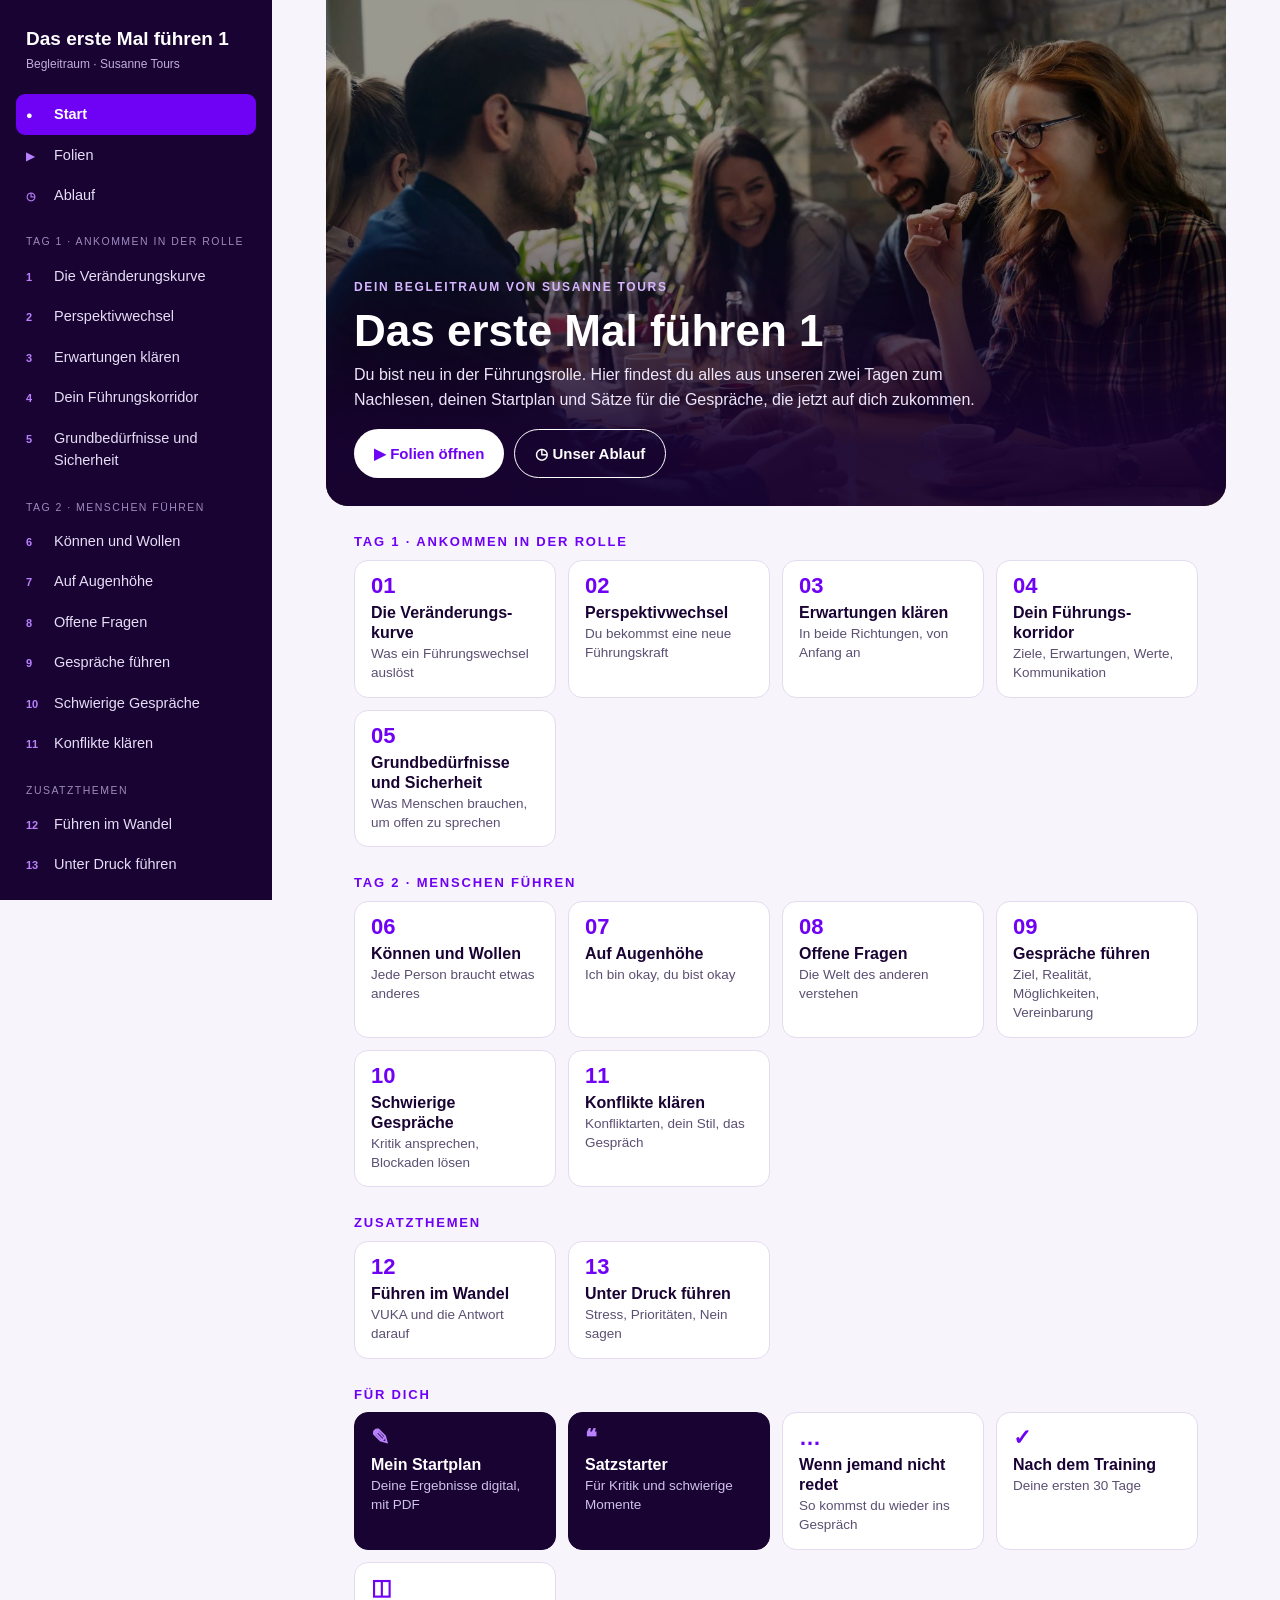
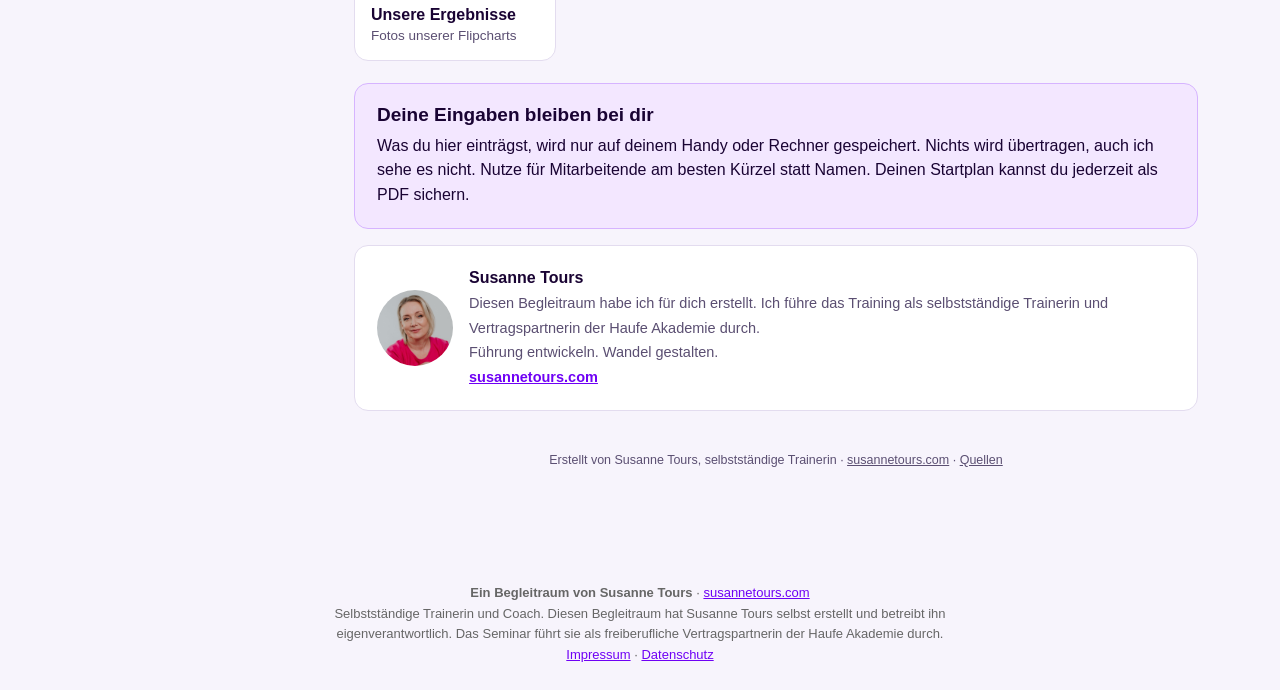
<file: index.html>
<!doctype html>
<html lang="de">
<head>
<meta charset="utf-8">
<meta name="viewport" content="width=device-width, initial-scale=1, viewport-fit=cover">
<meta name="theme-color" content="#190333">
<title>Begleitraum · Das erste Mal führen 1</title>
<style>
:root{
  --violet:#6F01F5;--violet-2:#9746FA;--violet-3:#BA81FF;--violet-4:#D6B4FF;--lav:#F3E7FF;
  --dark:#190333;--dark-2:#2A0F55;
  --paper:#FFFFFF;--bg:#F7F4FC;--ink:#190333;--ink-soft:#5B4F72;--line:#E3DCEF;
  --ok:#14A51A;--warn:#CB0101;--amber:#c48a00;
  --sans:Arial,"Helvetica Neue",Helvetica,sans-serif;
  --r:14px;
}
*{box-sizing:border-box}
html,body{margin:0}
body{font-family:var(--sans);color:var(--ink);background:var(--bg);line-height:1.55;-webkit-font-smoothing:antialiased;-webkit-text-size-adjust:100%}
h1,h2,h3{color:var(--dark);line-height:1.2;margin:0 0 .5em;font-weight:700}
h1{font-size:clamp(28px,5vw,44px)}
h2{font-size:clamp(23px,3.4vw,30px)}
h3{font-size:19px}
p{margin:0 0 1em}
a{color:var(--violet)}
button{font-family:inherit}
img{max-width:100%}
.btn{display:inline-flex;align-items:center;gap:8px;border:0;border-radius:999px;padding:12px 20px;font-weight:700;font-size:15px;cursor:pointer;text-decoration:none;background:var(--violet);color:#fff;min-height:44px}
.btn.light{background:#fff;color:var(--violet)}
.btn.ghost{background:transparent;color:var(--violet);border:1.5px solid var(--violet)}
.btn.ghostw{background:transparent;color:#fff;border:1.5px solid #fff}
.btn.small{padding:8px 14px;font-size:14px;min-height:38px}
.btn:focus-visible,a:focus-visible,button:focus-visible,input:focus-visible,textarea:focus-visible{outline:3px solid var(--violet-3);outline-offset:2px}
.eyebrow{font-size:12px;letter-spacing:.14em;text-transform:uppercase;font-weight:700;color:var(--violet)}
.hero .eyebrow{color:var(--violet-4)}

/* Layout */
.layout{display:grid;grid-template-columns:272px 1fr;min-height:100vh}
nav.side{background:var(--dark);color:#fff;padding:24px 16px 30px;position:sticky;top:0;height:100vh;overflow:auto}
.brand{font-size:19px;font-weight:700;margin:0 10px 2px}
.brand-sub{font-size:12px;color:#BFAEDD;margin:0 10px 20px}
nav.side a{display:flex;gap:10px;align-items:baseline;color:#E6DDF5;text-decoration:none;padding:9px 10px;border-radius:9px;font-size:14.5px}
nav.side a .n{font-size:11px;color:var(--violet-3);font-weight:700;min-width:18px}
nav.side a:hover{background:#ffffff14}
nav.side a.active{background:var(--violet);color:#fff;font-weight:700}
nav.side a.active .n{color:#fff}
.navgroup{font-size:10.5px;letter-spacing:.14em;text-transform:uppercase;color:#9C8BBE;margin:18px 10px 6px}
main{padding:0 0 60px;min-width:0}
.topbar{display:none}
section.page{display:none;max-width:900px;margin:0 auto;padding:0 28px}
section.page.show{display:block;animation:fade .25s ease}
@keyframes fade{from{opacity:0;transform:translateY(6px)}to{opacity:1}}
.hero{position:relative;border-radius:0 0 22px 22px;overflow:hidden;margin:0 -28px 28px;aspect-ratio:16/9;min-height:300px;display:flex;align-items:flex-end;background:var(--dark) center top/cover no-repeat}
.hero::after{content:"";position:absolute;inset:0;background:linear-gradient(180deg,#19033300 0%,#19033300 40%,#190333E6 88%)}
.hero .in{position:relative;z-index:1;padding:28px;color:#fff;width:100%}
.hero h1,.hero h2{color:#fff;margin:6px 0 6px}
.hero p{color:#EDE5FA;margin:0;max-width:640px}
.hero .acts{margin-top:16px;display:flex;gap:10px;flex-wrap:wrap}
.lead{font-size:17px;color:var(--ink-soft)}
.card{background:var(--paper);border:1px solid var(--line);border-radius:var(--r);padding:20px 22px;margin:0 0 16px}
.card h3{margin-bottom:.35em}
.card p:last-child,.card ul:last-child,.card ol:last-child{margin-bottom:0}
.card.lav{background:var(--lav);border-color:var(--violet-4)}
.card.dk{background:var(--dark);border-color:var(--dark);color:#fff}
.card.dk h3{color:#fff}
.card.dk .eyebrow{color:var(--violet-4)}
.grid2{display:grid;grid-template-columns:repeat(2,minmax(0,1fr));gap:14px;margin-bottom:16px}
.grid3{display:grid;grid-template-columns:repeat(3,minmax(0,1fr));gap:14px;margin-bottom:16px}
.grid2 .card,.grid3 .card{margin:0}
h3.sec{margin:30px 0 12px;font-size:21px}
ul.clean{padding-left:1.2em;margin:.4em 0 .8em}ul.clean li{margin:.3em 0}
ol.clean{padding-left:1.3em;margin:.4em 0 .8em}ol.clean li{margin:.35em 0}
.formula{font-size:clamp(24px,5vw,34px);font-weight:700;color:var(--dark);text-align:center;margin:6px 0 10px}
.formula span{color:var(--violet)}
.study{display:grid;grid-template-columns:46px 1fr;gap:14px;align-items:start}
.study .num{width:46px;height:46px;border-radius:50%;background:var(--violet);color:#fff;font-size:20px;font-weight:700;display:grid;place-items:center}
.quote{font-size:19px;font-weight:700;color:var(--violet);margin:.2em 0 .4em}
.pill{display:inline-block;font-size:12px;font-weight:700;background:var(--lav);color:var(--violet);border-radius:999px;padding:3px 10px;margin:0 6px 6px 0}
.task{border-left:5px solid var(--violet);background:var(--paper);border-radius:0 var(--r) var(--r) 0;padding:16px 20px;margin:0 0 16px;border-top:1px solid var(--line);border-right:1px solid var(--line);border-bottom:1px solid var(--line)}
.task .eyebrow{display:block;margin-bottom:4px}
.quad{display:grid;grid-template-columns:1fr 1fr;gap:10px;margin:6px 0 4px}
.quad div{border-radius:12px;padding:12px 14px;font-size:14.5px}
.quad b{display:block;font-size:16px;margin-bottom:2px}
.q1{background:#FEF0CD}.q1 b{color:#86640C}.q2{background:#E3F4E4}.q2 b{color:#035407}.q3{background:#FAE6E6}.q3 b{color:#CB0101}.q4{background:var(--lav)}.q4 b{color:var(--violet)}
.needs{display:grid;grid-template-columns:repeat(auto-fill,minmax(240px,1fr));gap:12px;margin-bottom:16px}
.need{background:#fff;border:1px solid var(--line);border-radius:14px;padding:16px;display:flex;flex-direction:column;gap:8px}
.need .k{font-size:12px;letter-spacing:.12em;text-transform:uppercase;color:var(--violet);font-weight:700}
.need .hear{font-size:17px;font-weight:700}
.need p{margin:0;font-size:15px}
.need .help{margin-top:auto;background:var(--lav);border-radius:10px;padding:10px 12px;font-size:14.5px}
.need .help b{display:block;font-size:11px;letter-spacing:.12em;text-transform:uppercase;color:var(--violet);margin-bottom:2px}
.styles{display:grid;gap:10px;margin-bottom:16px}
.style{border-radius:12px;padding:14px 16px;border-left:6px solid}
.style b{font-size:17px}
.style p{margin:4px 0 0;font-size:15px}
.s-D{background:#FAE6E6;border-color:#CB0101}.s-K{background:#E3F4E4;border-color:#14A51A}.s-C{background:var(--lav);border-color:var(--violet)}.s-A{background:#F0F0F0;border-color:#777}.s-N{background:#FEF0CD;border-color:#c48a00}
.stairs{display:flex;flex-direction:column-reverse;gap:8px;margin:8px 0 6px}
.stairs div{border-radius:10px;padding:10px 14px;font-size:15px;width:72%}
.subnav{display:flex;flex-wrap:wrap;gap:8px;margin:0 0 22px}
.subnav button{border:1.5px solid var(--violet);background:#fff;color:var(--violet);border-radius:999px;padding:9px 15px;font-weight:700;font-size:14px;cursor:pointer;min-height:42px}
.subnav button.on{background:var(--violet);color:#fff}
.sub{display:none}.sub.show{display:block}

/* Tiles */
.tgroup{margin:28px 0 10px;font-size:13px;letter-spacing:.14em;text-transform:uppercase;color:var(--violet);font-weight:700}
.ntiles{display:grid;grid-template-columns:repeat(4,minmax(0,1fr));gap:12px;margin:0 0 6px}
.ntile{display:block;text-decoration:none;background:#fff;border:1px solid var(--line);border-radius:14px;padding:14px 16px;color:var(--ink);transition:transform .15s,border-color .15s,box-shadow .15s}
.ntile:hover{transform:translateY(-2px);border-color:var(--violet-3);box-shadow:0 8px 22px #6F01F518}
.ntile .n{font-weight:700;color:var(--violet);font-size:22px;line-height:1}
.ntile b{display:block;color:var(--dark);font-size:16px;margin:6px 0 2px;line-height:1.25}
.ntile span{color:var(--ink-soft);font-size:13.5px;line-height:1.4;display:block}
.ntile.dk{background:var(--dark);border-color:var(--dark)}.ntile.dk b{color:#fff}.ntile.dk span{color:#CFC2E8}.ntile.dk .n{color:var(--violet-3)}

/* Flipcharts */
.fcs{display:grid;grid-template-columns:repeat(auto-fill,minmax(140px,1fr));gap:12px;margin:0 0 16px}
.fcs button{padding:0;border:1px solid var(--line);border-radius:12px;background:#fff;cursor:zoom-in;overflow:hidden;text-align:left}
.fcs img{display:block;width:100%;aspect-ratio:1040/1500;object-fit:cover}
.fcs span{display:block;padding:8px 10px;font-size:13px;font-weight:700;color:var(--ink-soft)}
.fcbox{background:var(--lav);border-radius:var(--r);padding:16px 16px 4px;margin:24px 0 16px}
.fcbox .eyebrow{display:block;margin-bottom:10px}

/* Forms */
input[type=text],textarea,select{width:100%;border:1.5px solid var(--line);border-radius:10px;padding:12px 13px;font:inherit;font-size:16px;background:#fff;color:var(--ink)}
textarea{min-height:84px;resize:vertical}
label.l{display:block;font-weight:700;color:var(--dark);margin:14px 0 6px}
.hint{font-size:13.5px;color:var(--ink-soft);margin:-2px 0 8px}
.steps{display:flex;gap:5px;margin:0 0 8px}
.steps i{flex:1;height:6px;border-radius:4px;background:var(--line)}
.steps i.on{background:var(--violet)}
.stepname{font-size:13px;color:var(--ink-soft);margin:0 0 14px}
.wizard-nav{display:flex;justify-content:space-between;gap:10px;margin-top:18px}
.scale{display:flex;gap:6px;flex-wrap:wrap}
.scale button{flex:1;min-width:40px;max-width:58px;height:44px;border-radius:10px;border:1.5px solid var(--line);background:#fff;color:var(--ink);font:inherit;font-weight:700;cursor:pointer}
.scale button.on{background:var(--violet);color:#fff;border-color:var(--violet)}
.scale.wide{display:grid;grid-template-columns:repeat(6,1fr)}.scale.wide button{max-width:none;min-width:0;font-size:14px}
.check{display:flex;gap:12px;align-items:flex-start;padding:12px 0;border-bottom:1px solid var(--line);cursor:pointer}
.check:last-child{border-bottom:0}
.check input{margin-top:3px;width:20px;height:20px;accent-color:var(--violet);flex:none}
.player{border:1px solid var(--line);border-radius:12px;padding:12px 14px;margin:0 0 12px;background:#fff}
.player .top{display:flex;gap:8px;align-items:center}
.player .top input{flex:1}
.player .lbl{font-size:13px;font-weight:700;color:var(--ink-soft);margin:10px 0 4px}
.x{border:0;background:var(--lav);color:var(--violet);width:40px;height:40px;border-radius:10px;font-size:20px;cursor:pointer;flex:none}
.board{max-width:420px;margin:6px auto 0}
.kq{border-top:1px solid var(--line);padding:14px 0}.kq p{margin:0 0 8px}
.kbar{display:grid;grid-template-columns:118px 1fr 40px;gap:10px;align-items:center;margin:8px 0}
.kbar .t{height:12px;border-radius:6px;background:var(--lav);overflow:hidden}.kbar .t i{display:block;height:100%;background:var(--violet-3)}
.kbar.top .t i{background:var(--violet)}
.kbar b{font-size:14.5px}.kbar span{text-align:right;font-weight:700;font-size:14px}
.reco{background:var(--lav);border-radius:12px;padding:14px 16px;margin-top:14px}
.sent{display:flex;gap:10px;align-items:flex-start;justify-content:space-between;border-top:1px solid var(--line);padding:12px 0}
.sent q{quotes:"„" "“";font-size:15.5px}
.sent button{flex:none}
.agenda{width:100%;border-collapse:collapse;background:#fff;border-radius:var(--r);overflow:hidden;border:1px solid var(--line)}
.agenda td{padding:11px 14px;border-bottom:1px solid var(--line);vertical-align:top;font-size:15px}
.agenda td:first-child{font-weight:700;color:var(--violet);width:64px;white-space:nowrap}
.agenda tr.pause td{color:var(--ink-soft);font-style:italic;background:#FAF8FD}
.agenda small{display:block;color:var(--ink-soft);font-size:13px}
.gallery{display:grid;grid-template-columns:repeat(auto-fill,minmax(220px,1fr));gap:12px}
.gallery figure{margin:0;background:#fff;border:1px solid var(--line);border-radius:12px;overflow:hidden}
.gallery img{width:100%;display:block;cursor:zoom-in}
.gallery figcaption{padding:8px 10px;font-size:13.5px;font-weight:700}
.empty{text-align:center;color:var(--ink-soft);padding:30px 20px;border:2px dashed var(--line);border-radius:var(--r);background:#fff}
.foot{text-align:center;font-size:12.5px;color:var(--ink-soft);margin-top:40px}
.foot a{color:var(--ink-soft)}
.trainer{display:flex;gap:16px;align-items:center}
.trainer img{width:76px;height:76px;border-radius:50%;object-fit:cover;flex:none}
.toast{position:fixed;left:50%;bottom:24px;transform:translateX(-50%) translateY(20px);background:var(--dark);color:#fff;padding:10px 16px;border-radius:999px;font-size:14px;opacity:0;transition:.2s;pointer-events:none;z-index:80}
.toast.on{opacity:1;transform:translateX(-50%)}
#lightbox{position:fixed;inset:0;background:#0b0118ee;display:none;place-items:center;z-index:70;cursor:zoom-out;padding:12px}
#lightbox.on{display:grid}
#lightbox img{max-width:100%;max-height:92vh;border-radius:8px}
/* Folien */
.fol-grid{display:grid;grid-template-columns:repeat(auto-fill,minmax(200px,1fr));gap:12px;margin-top:14px}
.fol-grid button{padding:0;border:1px solid var(--line);border-radius:10px;background:#fff;cursor:pointer;overflow:hidden;text-align:left;font:700 12.5px var(--sans);color:var(--ink-soft)}
.fol-grid img{display:block;width:100%;aspect-ratio:16/9;object-fit:cover;background:var(--lav)}
.fol-grid span{display:block;padding:6px 10px}
#folView{position:fixed;inset:0;z-index:90;background:#120126;display:none;flex-direction:column;align-items:center;justify-content:center}
#folView.on{display:flex}
#folView img{display:block;width:min(100vw, calc((100vh - 64px) * 16 / 9));width:min(100vw, calc((100dvh - 64px) * 16 / 9));height:auto;aspect-ratio:16/9;max-width:none;max-height:none;object-fit:contain;user-select:none;flex:none}
#folView:fullscreen img,#folView:-webkit-full-screen img{width:min(100vw, calc((100vh - 64px) * 16 / 9))}
#folBar{position:absolute;left:0;right:0;bottom:0;height:58px;display:flex;align-items:center;justify-content:center;gap:10px;color:#fff;font-weight:700;font-size:15px}
#folBar button{background:transparent;border:1px solid var(--violet-2);color:#fff;border-radius:10px;padding:8px 16px;font-weight:700;font-size:18px;cursor:pointer;min-width:48px;min-height:44px}
#folClose{position:absolute;top:10px;right:12px;background:transparent;border:0;color:#fff;font-size:34px;cursor:pointer;line-height:1;width:48px;height:48px}

@media (max-width:860px){
  .layout{grid-template-columns:1fr}
  nav.side{position:fixed;inset:0 auto 0 0;width:286px;z-index:60;transform:translateX(-100%);transition:transform .25s;padding-top:calc(20px + env(safe-area-inset-top))}
  nav.side.open{transform:none;box-shadow:0 0 0 100vmax #0007}
  .topbar{display:flex;align-items:center;justify-content:space-between;background:var(--dark);color:#fff;padding:10px 12px;position:sticky;top:0;z-index:50;padding-top:calc(10px + env(safe-area-inset-top))}
  .topbar button{background:none;border:0;color:#fff;font-size:16px;font-weight:700;display:flex;gap:8px;align-items:center;cursor:pointer;min-height:44px;padding:0 6px}
  .topbar span{font-size:14px;color:#CFC2E8}
  section.page{padding:0 16px}
  .hero{margin:0 -16px 22px;border-radius:0;aspect-ratio:auto;min-height:0;flex-direction:column;align-items:stretch;background:var(--dark)!important}
  .hero::before{content:"";display:block;aspect-ratio:16/9;background:inherit;background-image:var(--img);background-size:cover;background-position:center top}
  .hero::after{display:none}
  .hero .in{background:var(--dark)}
  .hero .in{padding:22px 18px}
  .grid2,.grid3{grid-template-columns:1fr}
  .ntiles{grid-template-columns:repeat(2,minmax(0,1fr))}
  .card{padding:18px}
  .stairs div{width:84%}
}
@media (max-width:380px){.ntile{padding:12px}.ntile b{font-size:15px}}
@media print{
  nav.side,.topbar,.noprint,.subnav,.wizard-nav,.steps,.stepname,#folView,#lightbox,.toast{display:none!important}
  .layout{display:block}
  section.page{display:none!important}
  body.printing #print-area{display:block!important}
  body{background:#fff}
}
#print-area{display:none;font-size:13px;padding:10px}
#print-area h2{font-size:22px}#print-area h3{font-size:15px;margin:14px 0 4px;color:var(--violet)}
#print-area p{margin:0 0 4px}
/* Ergänzungen: Das erste Mal führen */
.daytag{display:inline-block;font-size:11px;font-weight:700;letter-spacing:.12em;text-transform:uppercase;background:var(--violet-4);color:var(--dark);border-radius:999px;padding:2px 9px;margin-left:6px;vertical-align:middle}
.curve{width:100%;height:auto;display:block;margin:4px 0 6px}
.phase{display:grid;grid-template-columns:34px 1fr;gap:12px;align-items:start;padding:12px 0;border-top:1px solid var(--line)}
.phase:first-of-type{border-top:0}
.phase .num{width:34px;height:34px;border-radius:50%;background:var(--lav);color:var(--violet);font-weight:700;display:grid;place-items:center;font-size:15px}
.phase h3{font-size:17px;margin:4px 0 2px}
.phase p{margin:0;font-size:15px}
.bridge{background:var(--dark);color:#fff;border-radius:12px;padding:12px 16px;margin:6px 0;font-size:15px}
.bridge b{color:var(--violet-4)}
.sw{display:grid;grid-template-columns:28px 1fr;grid-template-rows:1fr 28px;gap:6px;margin:6px 0 4px}
.sw .ax-y{writing-mode:vertical-rl;transform:rotate(180deg);text-align:center;font-size:12.5px;font-weight:700;color:var(--ink-soft)}
.sw .ax-x{grid-column:2;text-align:center;font-size:12.5px;font-weight:700;color:var(--ink-soft)}
.sw .q{display:grid;grid-template-columns:1fr 1fr;gap:8px}
.sw .q>div{border-radius:12px;padding:12px 14px;min-height:92px;font-size:14.5px}
.sw .q b{display:block;font-size:15px;margin-bottom:4px}
.sw .qa{background:#FEF0CD}.sw .qa b{color:#86640C}
.sw .qb{background:#E3F4E4}.sw .qb b{color:#035407}
.sw .qc{background:#FAE6E6}.sw .qc b{color:#CB0101}
.sw .qd{background:var(--lav)}.sw .qd b{color:var(--violet)}
.sw .chips{display:flex;flex-wrap:wrap;gap:5px;margin-top:6px}
.sw .chips span{background:#fff;border-radius:999px;padding:2px 9px;font-weight:700;font-size:13px;color:var(--dark)}
details.more{background:#fff;border:1px solid var(--line);border-radius:var(--r);margin:0 0 16px}
details.more summary{cursor:pointer;padding:16px 20px;font-weight:700;color:var(--violet);list-style:none}
details.more summary::-webkit-details-marker{display:none}
details.more summary::before{content:"＋ ";}
details.more[open] summary::before{content:"－ ";}
details.more .b{padding:0 20px 16px}
.ego{display:grid;gap:10px;margin:0 0 16px}
.ego>div{border-radius:14px;padding:14px 16px;background:#fff;border:1px solid var(--line);display:grid;grid-template-columns:56px 1fr;gap:12px;align-items:start}
.ego .k{width:56px;height:56px;border-radius:50%;display:grid;place-items:center;font-weight:700;color:#fff;font-size:22px}
.ego h3{font-size:17px;margin:2px 0 4px}
.ego p{margin:0 0 4px;font-size:15px}
.ego .say{font-size:14.5px;color:var(--ink-soft)}
.ok4{display:grid;grid-template-columns:1fr 1fr;gap:8px;margin:6px 0}
.ok4 div{border-radius:12px;padding:12px 14px;font-size:14.5px;background:#F4F1F8}
.ok4 b{display:block;font-size:15px;margin-bottom:2px}
.ok4 .yes{background:var(--violet);color:#fff}
.ok4 .yes b{color:#fff}
.trans{display:grid;grid-template-columns:1fr 1fr;gap:10px;margin:0 0 12px}
.trans div{border-radius:12px;padding:12px 14px;font-size:15px}
.trans .from{background:#FAE6E6}
.trans .to{background:#E3F4E4}
.trans small{display:block;font-size:11.5px;letter-spacing:.1em;text-transform:uppercase;font-weight:700;margin-bottom:4px;color:var(--ink-soft)}
.grow{display:grid;gap:10px;margin:0 0 16px}
.grow>div{display:grid;grid-template-columns:64px 1fr;gap:14px;background:#fff;border:1px solid var(--line);border-radius:14px;padding:14px 16px;align-items:start}
.grow .L{width:64px;height:64px;border-radius:14px;background:var(--violet);color:#fff;font-size:30px;font-weight:700;display:grid;place-items:center}
.grow h3{font-size:17px;margin:2px 0 4px}
.grow ul{margin:4px 0 0;padding-left:1.1em;font-size:15px}
.drei{display:grid;gap:10px;margin:0 0 16px}
.drei>div{background:var(--dark);color:#fff;border-radius:14px;padding:16px 18px}
.drei b{display:block;color:var(--violet-4);font-size:20px;margin-bottom:4px}
.drei p{margin:0;font-size:15px;color:#EDE5FA}
.drei q{display:block;margin-top:8px;font-weight:700;color:#fff;quotes:"„" "“"}
.korr{display:grid;grid-template-columns:repeat(2,minmax(0,1fr));gap:12px;margin:0 0 16px}
.korr .card{margin:0;border-top:5px solid var(--violet)}
@media (max-width:860px){.korr{grid-template-columns:1fr}.trans{grid-template-columns:1fr}}
[id]{scroll-margin-top:76px}
/* ---------- Konflikte ---------- */
.ko-list .card .say{font-size:14.5px;color:var(--ink-soft);margin-bottom:0}
.ko-list .card .say b{color:var(--violet)}
.ko-grid{display:grid;grid-template-columns:28px 1fr;grid-template-rows:1fr 28px;gap:6px}
.ko-grid .ax-y{writing-mode:vertical-rl;transform:rotate(180deg);text-align:center;font-size:12.5px;font-weight:700;color:var(--ink-soft)}
.ko-grid .ax-x{grid-column:2;text-align:center;font-size:12.5px;font-weight:700;color:var(--ink-soft)}
.ko-field{position:relative;min-height:240px;border-radius:12px;background:linear-gradient(135deg,#FAE6E6 0%,var(--lav) 50%,#E3F4E4 100%)}
.ko-field span{position:absolute;background:#fff;border-radius:999px;padding:6px 12px;font-weight:700;font-size:14px;color:var(--dark);box-shadow:0 1px 3px rgba(25,3,51,.12)}
.esk{display:grid;gap:10px;margin:0 0 16px}
.esk>div{border-radius:14px;padding:16px 18px}
.esk b{display:block;font-size:18px;margin-bottom:4px}
.esk p{margin:0;font-size:15px}
.esk .e1{background:var(--lav)}.esk .e1 b{color:var(--violet)}
.esk .e2{background:var(--violet);color:#fff}
.esk .e3{background:var(--dark);color:#fff}.esk .e3 b{color:var(--violet-4)}
.steps5{display:grid;gap:10px;margin:0 0 16px}
.steps5>div{display:flex;gap:14px;align-items:flex-start;background:#fff;border:1px solid var(--line);border-radius:14px;padding:14px 16px}
.steps5 span{flex:none;width:34px;height:34px;border-radius:50%;background:var(--violet);color:#fff;font-weight:700;display:flex;align-items:center;justify-content:center}
.steps5 b{display:block;font-size:17px}
.steps5 q{display:block;quotes:"„" "“";color:var(--ink-soft);margin-top:2px}
.stq{background:#fff;border:1px solid var(--line);border-radius:14px;padding:14px 16px;margin:0 0 10px}
.stq p{margin:0 0 10px;font-weight:700;font-size:15.5px}
.stq .sc{display:grid;grid-template-columns:repeat(5,1fr);gap:6px}
.stq .sc button{min-height:42px;border:1.5px solid var(--violet-4);background:#fff;border-radius:10px;font-weight:700;color:var(--violet);cursor:pointer;font-size:15px}
.stq .sc button.on{background:var(--violet);border-color:var(--violet);color:#fff}
.stq .lg{display:flex;justify-content:space-between;font-size:12px;color:var(--ink-soft);margin-top:4px}
.bar{display:grid;grid-template-columns:118px 1fr 34px;gap:10px;align-items:center;margin:8px 0;font-size:14.5px;font-weight:700}
.bar i{display:block;height:12px;border-radius:99px;background:var(--lav);overflow:hidden}
.bar i em{display:block;height:100%;background:var(--violet);border-radius:99px}
.bar.top{color:var(--violet)}
.fall summary{cursor:pointer;font-weight:700;color:var(--violet);margin-top:8px}
.fall .loes{background:var(--lav);border-radius:10px;padding:10px 12px;margin-top:8px;font-size:14.5px}

</style>

</head>
<body>
<div class="layout">
<nav class="side" id="side" aria-label="Bereiche">
  <div class="brand">Das erste Mal führen 1</div>
  <div class="brand-sub">Begleitraum · Susanne Tours</div>
  <a href="#start"><span class="n">●</span>Start</a>
  <a href="#folien"><span class="n">▶</span>Folien</a>
  <a href="#ablauf"><span class="n">◷</span>Ablauf</a>
  <div class="navgroup">Tag 1 · Ankommen in der Rolle</div>
  <a href="#kurve"><span class="n">1</span>Die Veränderungskurve</a>
  <a href="#perspektive"><span class="n">2</span>Perspektivwechsel</a>
  <a href="#erwartungen"><span class="n">3</span>Erwartungen klären</a>
  <a href="#korridor"><span class="n">4</span>Dein Führungskorridor</a>
  <a href="#beduerfnisse"><span class="n">5</span>Grundbedürfnisse und Sicherheit</a>
  <div class="navgroup">Tag 2 · Menschen führen</div>
  <a href="#skillwill"><span class="n">6</span>Können und Wollen</a>
  <a href="#augenhoehe"><span class="n">7</span>Auf Augenhöhe</a>
  <a href="#fragen"><span class="n">8</span>Offene Fragen</a>
  <a href="#grow"><span class="n">9</span>Gespräche führen</a>
  <a href="#schwierig"><span class="n">10</span>Schwierige Gespräche</a>
  <a href="#konflikte"><span class="n">11</span>Konflikte klären</a>
  <div class="navgroup">Zusatzthemen</div>
  <a href="#wandel"><span class="n">12</span>Führen im Wandel</a>
  <a href="#druck"><span class="n">13</span>Unter Druck führen</a>
  <div class="navgroup">Für dich</div>
  <a href="#startplan"><span class="n">✎</span>Mein Startplan</a>
  <a href="#saetze"><span class="n">❝</span>Satzstarter</a>
  <a href="#schweigen"><span class="n">…</span>Wenn jemand nicht redet</a>
  <a href="#danach"><span class="n">✓</span>Nach dem Training</a>
  <a href="#ergebnisse"><span class="n">◫</span>Unsere Ergebnisse</a>
  <a href="#quellen"><span class="n">i</span>Quellen</a>
</nav>

<main>
<div class="topbar"><button onclick="toggleNav()" aria-label="Menü öffnen">☰ Menü</button><span>Das erste Mal führen 1</span></div>

<!-- START -->
<section class="page" id="p-start">
  <div class="hero" style="background-image:url('bilder/start.jpg');--img:url('bilder/start.jpg')"><div class="in">
    <span class="eyebrow">Dein Begleitraum von Susanne Tours</span>
    <h1>Das erste Mal führen 1</h1>
    <p>Du bist neu in der Führungsrolle. Hier findest du alles aus unseren zwei Tagen zum Nachlesen, deinen Startplan und Sätze für die Gespräche, die jetzt auf dich zukommen.</p>
    <div class="acts"><a class="btn light" href="#folien">▶ Folien öffnen</a><a class="btn ghostw" href="#ablauf">◷ Unser Ablauf</a></div>
  </div></div>

  <h3 class="tgroup">Tag 1 · Ankommen in der Rolle</h3>
  <nav class="ntiles">
    <a class="ntile" href="#kurve"><div class="n">01</div><b>Die Veränderungs&shy;kurve</b><span>Was ein Führungswechsel auslöst</span></a>
    <a class="ntile" href="#perspektive"><div class="n">02</div><b>Perspektiv&shy;wechsel</b><span>Du bekommst eine neue Führungskraft</span></a>
    <a class="ntile" href="#erwartungen"><div class="n">03</div><b>Erwartungen klären</b><span>In beide Richtungen, von Anfang an</span></a>
    <a class="ntile" href="#korridor"><div class="n">04</div><b>Dein Führungs&shy;korridor</b><span>Ziele, Erwartungen, Werte, Kommunikation</span></a>
    <a class="ntile" href="#beduerfnisse"><div class="n">05</div><b>Grund&shy;bedürfnisse und Sicherheit</b><span>Was Menschen brauchen, um offen zu sprechen</span></a>
  </nav>

  <h3 class="tgroup">Tag 2 · Menschen führen</h3>
  <nav class="ntiles">
    <a class="ntile" href="#skillwill"><div class="n">06</div><b>Können und Wollen</b><span>Jede Person braucht etwas anderes</span></a>
    <a class="ntile" href="#augenhoehe"><div class="n">07</div><b>Auf Augenhöhe</b><span>Ich bin okay, du bist okay</span></a>
    <a class="ntile" href="#fragen"><div class="n">08</div><b>Offene Fragen</b><span>Die Welt des anderen verstehen</span></a>
    <a class="ntile" href="#grow"><div class="n">09</div><b>Gespräche führen</b><span>Ziel, Realität, Möglichkeiten, Vereinbarung</span></a>
    <a class="ntile" href="#schwierig"><div class="n">10</div><b>Schwierige Gespräche</b><span>Kritik ansprechen, Blockaden lösen</span></a>
    <a class="ntile" href="#konflikte"><div class="n">11</div><b>Konflikte klären</b><span>Konfliktarten, dein Stil, das Gespräch</span></a>
  </nav>

  <h3 class="tgroup">Zusatzthemen</h3>
  <nav class="ntiles">
    <a class="ntile" href="#wandel"><div class="n">12</div><b>Führen im Wandel</b><span>VUKA und die Antwort darauf</span></a>
    <a class="ntile" href="#druck"><div class="n">13</div><b>Unter Druck führen</b><span>Stress, Prioritäten, Nein sagen</span></a>
  </nav>

  <h3 class="tgroup">Für dich</h3>
  <nav class="ntiles">
    <a class="ntile dk" href="#startplan"><div class="n">✎</div><b>Mein Startplan</b><span>Deine Ergebnisse digital, mit PDF</span></a>
    <a class="ntile dk" href="#saetze"><div class="n">❝</div><b>Satzstarter</b><span>Für Kritik und schwierige Momente</span></a>
    <a class="ntile" href="#schweigen"><div class="n">…</div><b>Wenn jemand nicht redet</b><span>So kommst du wieder ins Gespräch</span></a>
    <a class="ntile" href="#danach"><div class="n">✓</div><b>Nach dem Training</b><span>Deine ersten 30 Tage</span></a>
    <a class="ntile" href="#ergebnisse"><div class="n">◫</div><b>Unsere Ergebnisse</b><span>Fotos unserer Flipcharts</span></a>
  </nav>

  <div class="card lav" style="margin-top:22px"><h3>Deine Eingaben bleiben bei dir</h3><p>Was du hier einträgst, wird nur auf deinem Handy oder Rechner gespeichert. Nichts wird übertragen, auch ich sehe es nicht. Nutze für Mitarbeitende am besten Kürzel statt Namen. Deinen Startplan kannst du jederzeit als PDF sichern.</p></div>
  <div class="card"><div class="trainer"><img src="bilder/susanne.jpg" alt="Susanne Tours"><div><b>Susanne Tours</b><br><span style="color:var(--ink-soft);font-size:14.5px">Diesen Begleitraum habe ich für dich erstellt. Ich führe das Training als selbstständige Trainerin und Vertragspartnerin der Haufe Akademie durch.</span><br><span style="color:var(--ink-soft);font-size:14.5px">Führung entwickeln. Wandel gestalten.</span><br><a href="https://susannetours.com" target="_blank" rel="noopener" style="font-size:14.5px;font-weight:700">susannetours.com</a></div></div></div>
  <p class="foot">Erstellt von Susanne Tours, selbstständige Trainerin · <a href="https://susannetours.com" target="_blank" rel="noopener">susannetours.com</a> · <a href="#quellen">Quellen</a></p>
</section>

<!-- FOLIEN -->
<section class="page" id="p-folien">
  <div style="height:26px"></div>
  <span class="eyebrow">Alle Folien der zwei Tage</span>
  <h2>Folien</h2>
  <p class="lead">Tippe auf eine Folie, um sie groß anzusehen. Weiterblättern mit Wischen oder den Pfeilen.</p>
  <button class="btn" id="folStart" type="button">▶ Ab Anfang zeigen</button>
  <div class="fol-grid" id="folGrid"></div>
</section>

<!-- ABLAUF -->
<section class="page" id="p-ablauf">
  <div class="hero" style="background-image:url('bilder/ablauf.jpg');--img:url('bilder/ablauf.jpg')"><div class="in"><span class="eyebrow">Zwei Tage · 09:00 bis 17:00 Uhr</span><h2>Unser Ablauf</h2><p>Du arbeitest viel mit den anderen, an deinem eigenen Team und an echten Situationen aus deinem Alltag.</p></div></div>
  <div class="subnav" id="abnav"><button data-sub="t1" class="on">Tag 1</button><button data-sub="t2">Tag 2</button></div>
  <div class="sub show" id="sub-t1">
  <table class="agenda">
    <tr><td>09:00</td><td><b>Ankommen</b><small>Aufstellung nach Führungserfahrung, Vorstellung mit Rolle, Team und Erwartungen, was Führung für dich bedeutet</small></td></tr>
    <tr><td>09:45</td><td><b>Die Veränderungskurve</b><small>Was ein Führungswechsel bei Menschen auslöst</small></td></tr>
    <tr class="pause"><td>10:15</td><td>Kaffeepause bis 10:30 Uhr</td></tr>
    <tr><td>10:30</td><td><b>Perspektivwechsel</b><small>Du bekommst eine neue Führungskraft. Was geht dir durch den Kopf?</small></td></tr>
    <tr><td>11:30</td><td><b>Erwartungen klären</b><small>Die Fragen deines Teams beantworten, deine Erwartungen formulieren</small></td></tr>
    <tr class="pause"><td>12:30</td><td>Mittagspause bis 13:30 Uhr</td></tr>
    <tr><td>13:30</td><td><b>Dein Führungskorridor</b><small>Ziele, Erwartungen, Werte und Prinzipien, Kommunikation</small></td></tr>
    <tr class="pause"><td>15:15</td><td>Kaffeepause bis 15:30 Uhr</td></tr>
    <tr><td>15:30</td><td><b>Grundbedürfnisse und psychologische Sicherheit</b><small>Was Menschen brauchen, um offen zu sprechen und gut zusammenzuarbeiten</small></td></tr>
    <tr><td>16:40</td><td><b>Tagesabschluss</b><small>Dein wichtigster Gedanke von heute</small></td></tr>
    <tr><td>17:00</td><td><b>Ende des ersten Tages</b></td></tr>
  </table>
  </div>
  <div class="sub" id="sub-t2">
  <table class="agenda">
    <tr><td>09:00</td><td><b>Rückblick</b><small>Unsere Mindmap: Was ist dir seit gestern durch den Kopf gegangen?</small></td></tr>
    <tr><td>09:20</td><td><b>Auf Augenhöhe</b><small>Drei Ich-Zustände. Ich bin okay, du bist okay</small></td></tr>
    <tr><td>09:50</td><td><b>Offene Fragen</b><small>Die Sicht des anderen wirklich verstehen wollen</small></td></tr>
    <tr class="pause"><td>10:15</td><td>Kaffeepause bis 10:30 Uhr</td></tr>
    <tr><td>10:30</td><td><b>Konflikte klären</b><small>Deine inneren Antreiber, wie Konflikte entstehen, Konfliktarten und Fälle aus dem Führungsalltag</small></td></tr>
    <tr class="pause"><td>12:10</td><td>Mittagspause bis 13:10 Uhr</td></tr>
    <tr><td>13:10</td><td><b>Konflikte ansprechen</b><small>Dein Konfliktstil, früh reagieren, Gespräche vorbereiten mit GROW und das Konfliktgespräch im Trio</small></td></tr>
    <tr class="pause"><td>15:00</td><td>Kaffeepause bis 15:15 Uhr</td></tr>
    <tr><td>15:15</td><td><b>Offene Fragen und Feedback</b></td></tr>
    <tr><td>16:00</td><td><b>Ende</b></td></tr>
  </table>
  </div>
  <div style="height:20px"></div>
</section>

<!-- 1 KURVE -->
<section class="page" id="p-kurve">
  <div class="hero" style="background-image:url('bilder/kurve.jpg');--img:url('bilder/kurve.jpg')"><div class="in"><span class="eyebrow">Tag 1 · Modul 1</span><h2>Die Veränderungskurve</h2><p>Eine neue Führungskraft ist für ein Team eine Veränderung. Auch dann, wenn sich alle auf dich freuen.</p></div></div>
  <div class="card"><h3>Worum es geht</h3><p>Menschen reagieren auf Veränderungen in einem ähnlichen Muster. Erst kommt die Überraschung, dann oft Ablehnung und Widerstand, und erst später die Bereitschaft, sich auf das Neue einzulassen. Wenn du die Kurve kennst, nimmst du Widerstand nicht persönlich. Und du weißt, was dein Team gerade von dir braucht.</p></div>
  <div class="card">
    <svg class="curve" viewBox="0 0 640 345" role="img" aria-label="Die Veränderungskurve mit acht Phasen">
      <line x1="30" y1="310" x2="625" y2="310" stroke="#5B4F72" stroke-width="1.5"/>
      <line x1="30" y1="310" x2="30" y2="30" stroke="#5B4F72" stroke-width="1.5"/>
      <text x="620" y="332" text-anchor="end" font-size="14" fill="#5B4F72">Zeit →</text>
      <text x="16" y="170" font-size="14" fill="#5B4F72" transform="rotate(-90 16 170)" text-anchor="middle">Energie und Zuversicht</text>
      <path d="M440,218 C400,205 300,175 225,200" fill="none" stroke="#CB0101" stroke-width="2.5" stroke-dasharray="7 5" marker-end="url(#ar)"/>
      <defs><marker id="ar" viewBox="0 0 10 10" refX="6" refY="5" markerWidth="5" markerHeight="5" orient="auto"><path d="M0,0 L10,5 L0,10 z" fill="#CB0101"/></marker></defs>
      <path d="M40,150 C48,157 68,196 85,190 C102,184 122,113 145,115 C168,117 199,177 225,200 C251,223 277,238 300,252 C323,266 339,288 362,282 C385,276 414,241 440,218 C466,195 488,165 515,142 C542,119 586,89 600,78" fill="none" stroke="#6F01F5" stroke-width="4" stroke-linecap="round"/>
      <g font-size="13" font-weight="700" fill="#fff" text-anchor="middle">
        <circle cx="85" cy="190" r="14" fill="#6F01F5"/><text x="85" y="195">1</text>
        <circle cx="145" cy="115" r="13" fill="#6F01F5"/><text x="145" y="120">2</text>
        <circle cx="225" cy="200" r="13" fill="#6F01F5"/><text x="225" y="205">3</text>
        <circle cx="300" cy="252" r="13" fill="#6F01F5"/><text x="300" y="257">4</text>
        <circle cx="362" cy="282" r="13" fill="#6F01F5"/><text x="362" y="287">5</text>
        <circle cx="440" cy="218" r="13" fill="#6F01F5"/><text x="440" y="223">6</text>
        <circle cx="515" cy="142" r="13" fill="#6F01F5"/><text x="515" y="147">7</text>
        <circle cx="600" cy="78" r="13" fill="#6F01F5"/><text x="600" y="83">8</text>
      </g>
      <g font-weight="700" font-size="15">
        <line x1="262" y1="228" x2="200" y2="268" stroke="#190333" stroke-width="1.5"/><circle cx="262" cy="228" r="6" fill="#190333"/>
        <text x="196" y="285" text-anchor="end" fill="#190333">Warum? Wozu?</text>
        <line x1="331" y1="268" x2="452" y2="262" stroke="#190333" stroke-width="1.5"/><circle cx="331" cy="268" r="6" fill="#190333"/>
        <text x="458" y="262" fill="#190333">Was bedeutet</text><text x="458" y="280" fill="#190333">das für mich?</text>
        <text x="330" y="172" text-anchor="middle" fill="#CB0101">schlechte Erfahrung</text>
      </g>
    </svg>
    <div class="phase"><div class="num">1</div><div><h3>Schock</h3><p>„Wie, wir bekommen eine neue Führungskraft?“ Die Nachricht trifft das Team unvorbereitet.</p></div></div>
    <div class="phase"><div class="num">2</div><div><h3>Verneinung</h3><p>„Bei uns ändert sich dadurch nichts.“ Man macht weiter wie bisher.</p></div></div>
    <div class="phase"><div class="num">3</div><div><h3>Widerstand</h3><p>Bedenken werden laut, oft auch nur in der Kaffeeküche. Die Energie sinkt.</p></div></div>
    <div class="bridge"><b>● Hier hilft dir:</b> Warum und Ziel klären. Wozu passiert das, und wohin wollen wir?</div>
    <div class="phase"><div class="num">4</div><div><h3>Rationale Einsicht</h3><p>„Ich verstehe, warum das sinnvoll ist.“ Der Kopf ist dabei, das Gefühl noch nicht.</p></div></div>
    <div class="bridge"><b>● Hier hilft dir:</b> Die Frage beantworten, die jetzt alle stellen: Was bedeutet das für mich?</div>
    <div class="phase"><div class="num">5</div><div><h3>Emotionale Einsicht</h3><p>Der tiefste Punkt. Abschied vom Alten. Jetzt entsteht die Bereitschaft, sich auf das Neue einzulassen.</p></div></div>
    <div class="phase"><div class="num">6</div><div><h3>Ausprobieren</h3><p>Das Team testet, wie es mit dir läuft. Achtung: Eine schlechte Erfahrung führt schnell zurück in den Widerstand.</p></div></div>
    <div class="phase"><div class="num">7</div><div><h3>Erkenntnis</h3><p>„Das funktioniert ja.“ Erste Erfolge geben Sicherheit.</p></div></div>
    <div class="phase"><div class="num">8</div><div><h3>Integration</h3><p>Das Neue ist Alltag geworden. Niemand spricht mehr vom Wechsel.</p></div></div>
  </div>
  <div class="card dk"><span class="eyebrow">Und du?</span><p style="margin-top:6px">Auch du durchläufst die Kurve. Der Wechsel in die Führungsrolle ist für dich selbst eine große Veränderung. Es ist normal, wenn du zwischendurch zweifelst.</p></div>
  <div class="task"><span class="eyebrow">Aus dem Training</span><b>Wo steht dein Team?</b><p style="margin:4px 0 0">Klebe einen Punkt an die Kurve: Wo steht dein Team gerade? Und wo stehst du selbst? Was braucht dein Team jetzt von dir?</p></div>
  <a class="btn ghost" href="#startplan?step=2">✎ Im Startplan festhalten</a>
  <div class="unsere-fotos" data-ort="kurve"></div>
  <div style="height:20px"></div>
</section>

<!-- 2 PERSPEKTIVE -->
<section class="page" id="p-perspektive">
  <div class="hero" style="background-image:url('bilder/perspektive.jpg');--img:url('bilder/perspektive.jpg')"><div class="in"><span class="eyebrow">Tag 1 · Modul 2</span><h2>Perspektivwechsel</h2><p>Dreh den Spieß um. Du bist Mitarbeiterin oder Mitarbeiter und bekommst eine neue Führungskraft.</p></div></div>
  <div class="card"><h3>Die Frage hinter allen Fragen</h3><p>Wenn eine neue Führungskraft kommt, fragt sich jede Person im Team zuerst: <b>Was bedeutet das für mich?</b> Diese Frage wird selten laut gestellt. Sie steckt aber hinter fast allem, was du in den ersten Wochen hörst.</p></div>
  <h3 class="sec">Was Mitarbeitenden durch den Kopf geht</h3>
  <div class="grid2">
    <div class="card lav"><span class="eyebrow">Mein Alltag</span><ul class="clean"><li>Bekomme ich noch meinen Urlaub, wann ich ihn brauche?</li><li>Kann ich weiter im Homeoffice arbeiten?</li><li>Bleiben meine Aufgaben, wie sie sind?</li></ul></div>
    <div class="card lav"><span class="eyebrow">Meine Stellung</span><ul class="clean"><li>Sieht sie, was ich bisher geleistet habe?</li><li>Hat er Lieblinge im Team?</li><li>Was passiert mit meinen Absprachen mit der alten Führungskraft?</li></ul></div>
    <div class="card lav"><span class="eyebrow">Die Art zu führen</span><ul class="clean"><li>Wird jetzt alles kontrolliert?</li><li>Darf ich noch selbst entscheiden?</li><li>Wie erreichbar ist sie, und wie schnell entscheidet sie?</li></ul></div>
    <div class="card lav"><span class="eyebrow">Die Zukunft</span><ul class="clean"><li>Was hat er mit dem Team vor?</li><li>Wird umstrukturiert?</li><li>Habe ich hier noch eine Perspektive?</li></ul></div>
  </div>
  <div class="card dk"><span class="eyebrow">Die Erkenntnis</span><h3>Sicherheit entsteht durch Klarheit</h3><p>Viele dieser Fragen kannst du beantworten, bevor sie jemand stellt. Je früher du das tust, desto schneller kommt dein Team durch die Kurve. Deshalb ist der nächste Schritt so wichtig: Erwartungen klären.</p></div>
  <div class="task"><span class="eyebrow">Aus dem Training</span><b>Was muss ich jetzt als Führungskraft tun?</b><p style="margin:4px 0 0">Ihr habt in Gruppen gesammelt, was euch als Mitarbeitende beschäftigen würde. Dann habt ihr die Brille gewechselt: Was folgt daraus für mein Handeln als Führungskraft, in den ersten Tagen und Wochen?</p></div>
  <h3 class="sec">Wenn du aus dem eigenen Team kommst</h3>
  <div class="card"><p>Gestern Kollegin, heute Chefin. Das ist für beide Seiten neu. Ein paar Gedanken, die helfen:</p><ul class="clean"><li><b>Sprich die neue Rolle offen an.</b> Das Team weiß, dass sich etwas verändert hat. Schweigen macht es nicht leichter.</li><li><b>Hol die Menschen herein, statt sie bloßzustellen.</b> Wer dir früher vom Chef erzählt hat, fühlt sich vielleicht unsicher. Gib allen einen neuen Start.</li><li><b>Freundschaft und Führung schließen sich nicht aus.</b> Aber manche Gespräche führst du jetzt in einer anderen Rolle. Sag dazu, in welcher.</li></ul></div>
  <a class="btn ghost" href="#startplan?step=3">✎ Im Startplan festhalten</a>
  <div class="unsere-fotos" data-ort="perspektive"></div>
  <div style="height:20px"></div>
</section>

<!-- 3 ERWARTUNGEN -->
<section class="page" id="p-erwartungen">
  <div class="hero" style="background-image:url('bilder/erwartungen.jpg');--img:url('bilder/erwartungen.jpg')"><div class="in"><span class="eyebrow">Tag 1 · Modul 3</span><h2>Erwartungen klären</h2><p>Viele Konflikte im ersten Führungsjahr entstehen nicht aus bösem Willen, sondern aus unausgesprochenen Erwartungen.</p></div></div>
  <div class="card"><h3>Worum es geht</h3><p>Dein Team hat Erwartungen an dich. Du hast Erwartungen an dein Team. Und deine eigene Führungskraft hat Erwartungen an euch beide. Solange niemand sie ausspricht, rät jeder. Kläre sie früh, am besten in einem eigenen Gespräch.</p></div>
  <h3 class="sec">Drei Richtungen</h3>
  <div class="grid3">
    <div class="card lav"><span class="eyebrow">Was du erwartest</span><h3>Von deinem Team</h3><p>Was ist dir in der Zusammenarbeit wichtig? Woran merkst du, dass es gut läuft?</p></div>
    <div class="card lav"><span class="eyebrow">Was dein Team erwartet</span><h3>Von dir</h3><p>Frag nach. Was braucht ihr von mir, damit ihr gut arbeiten könnt?</p></div>
    <div class="card lav"><span class="eyebrow">Was von oben kommt</span><h3>Von deiner Führungskraft</h3><p>Welche Ziele, welcher Spielraum, welche Entscheidungen liegen bei dir?</p></div>
  </div>
  <h3 class="sec">Klare Antworten auf die Alltagsfragen</h3>
  <div class="card"><p>Diese Fragen beschäftigen dein Team. Überleg dir vorher, was du dazu sagen kannst, und sag auch offen, was du noch nicht weißt.</p>
    <ul class="clean"><li><b>Urlaub:</b> Wie wird er geplant? Wer vertritt wen?</li><li><b>Homeoffice:</b> Was bleibt, was ist neu?</li><li><b>Erreichbarkeit:</b> Wann und wie bin ich für euch da?</li><li><b>Entscheidungen:</b> Was entscheidet ihr selbst, was mit mir, was ich allein?</li><li><b>Bestehende Absprachen:</b> Was gilt weiter?</li></ul></div>
  <div class="card dk"><span class="eyebrow">Ein ehrlicher Satz hilft</span><p class="quote" style="color:#fff">„Das weiß ich heute noch nicht. Ich sage euch bis Ende des Monats Bescheid.“</p><p>Das schafft mehr Vertrauen als eine schnelle Antwort, die du später zurücknehmen musst.</p></div>
  <h3 class="sec">Das Erwartungsgespräch</h3>
  <div class="card"><ol class="clean"><li>Kündige das Gespräch an und sag, worum es geht.</li><li>Erzähl kurz, was dir in der Zusammenarbeit wichtig ist.</li><li>Frag nach: Was brauchst du von mir? Was hat dir bisher geholfen? Was soll bleiben, was soll sich ändern?</li><li>Beantworte die Alltagsfragen, so gut du kannst.</li><li>Haltet fest, was ihr vereinbart habt, und wann ihr wieder darauf schaut.</li></ol></div>
  <a class="btn ghost" href="#startplan?step=3">✎ Im Startplan festhalten</a>
  <div class="unsere-fotos" data-ort="erwartungen"></div>
  <div style="height:20px"></div>
</section>

<!-- 4 KORRIDOR -->
<section class="page" id="p-korridor">
  <div class="hero" style="background-image:url('bilder/korridor.jpg');--img:url('bilder/korridor.jpg')"><div class="in"><span class="eyebrow">Tag 1 · Modul 4</span><h2>Dein Führungskorridor</h2><p>Der Rahmen, in dem dein Team sich frei bewegen kann. Klar genug für Orientierung, weit genug für Eigenverantwortung.</p></div></div>
  <div class="card"><h3>Worum es geht</h3><p>Dein Führungskorridor beantwortet vier Fragen. Sie bauen aufeinander auf. Wenn du sie für dich geklärt hast, kannst du deinem Team sagen, wofür du stehst und was du erwartest.</p></div>
  <div class="korr">
    <div class="card"><span class="eyebrow">1 · Ziele</span><h3>Welche Ziele habe ich für meinen Bereich?</h3><p>Was wollen wir in diesem Jahr erreichen? Woran merken wir, dass wir erfolgreich sind? Und was ist in den nächsten drei Monaten dran? Dafür helfen dir <a href="#korridor?to=okr">kurzfristige Ziele mit OKR</a>.</p></div>
    <div class="card"><span class="eyebrow">2 · Erwartungen</span><h3>Was erwarte ich, damit wir die Ziele erreichen?</h3><p>Was muss jede Person beitragen? Was ist für mich nicht verhandelbar?</p></div>
    <div class="card"><span class="eyebrow">3 · Werte und Prinzipien</span><h3>Wie wollen wir zusammenarbeiten?</h3><p>Welche Werte sind mir wichtig? Welche Prinzipien gelten in unserem Team, zum Beispiel beim Umgang mit Fehlern?</p></div>
    <div class="card"><span class="eyebrow">4 · Kommunikation</span><h3>Welche Kommunikation braucht es dafür?</h3><p>Welche Termine, welche Kanäle, wie oft Einzelgespräche? Wie informiere ich, wie holt ihr euch Hilfe?</p></div>
  </div>
  <div class="card dk"><span class="eyebrow">Ein Impuls für Werte und Prinzipien</span><h3>Vertrauen, Verantwortung, Fehlbarkeit</h3><ul class="clean"><li><b>Vertrauen schenken:</b> Du traust deinem Team etwas zu, bevor es sich beweisen muss.</li><li><b>Verantwortung übertragen:</b> Du gibst Aufgaben wirklich ab, mit Spielraum.</li><li><b>Fehlbarkeit zeigen:</b> Du stehst zu eigenen Fehlern. Das macht es anderen leichter, offen zu sein.</li></ul></div>
  <h3 class="sec" id="okr">Kurzfristige Ziele mit OKR</h3>
  <div class="card"><h3>Ziele für kurze Strecken</h3><p>Wenn sich ständig etwas verändert, ist ein Jahresziel oft nach wenigen Monaten überholt. OKR, kurz für <b>Objectives and Key Results</b>, setzen Ziele für drei Monate. Unterwegs schaut ihr regelmäßig, ob der Weg noch stimmt. Das Ziel in deinem Korridor gibt die Richtung. Das OKR ist die nächste Etappe dorthin.</p></div>
  <div class="grid2">
    <div class="card dk"><span class="eyebrow">Objective</span><h3>Was wollen wir erreichen?</h3><p>Ein Ziel in Worten, klar und motivierend. Es gibt die Richtung vor.</p></div>
    <div class="card lav"><span class="eyebrow">Key Results</span><h3>Woran merken wir, dass wir es geschafft haben?</h3><p>Zwei bis vier Ergebnisse, die man messen kann, mit Zahl und Datum. Sie beschreiben die Wirkung, nicht die Aufgaben.</p></div>
  </div>
  <h3 class="sec">Der Rhythmus</h3>
  <div class="card"><div class="study"><div class="num">3</div><div><h3>3 Monate</h3><p>So lange gilt ein OKR. Danach wertet ihr aus und setzt das nächste.</p></div></div></div>
  <div class="card"><div class="study"><div class="num">↻</div><div><h3>Sprints à 2 bis 3 Wochen</h3><p>Kurze Etappen. Am Ende jedes Sprints schaut ihr gemeinsam: Was haben wir geschafft? Was ist der nächste Schritt?</p></div></div></div>
  <div class="card"><div class="study"><div class="num">✓</div><div><h3>Stand-ups</h3><p>Kurz und regelmäßig, oft nur 15 Minuten: Was ist erledigt? Was ist als Nächstes dran? Wo hakt es?</p></div></div></div>
  <h3 class="sec">So gehst du vor</h3>
  <div class="card"><ol class="clean"><li><b>Objective finden:</b> Was ist in den nächsten drei Monaten das Wichtigste? Formuliert das Ziel gemeinsam mit dem Team.</li><li><b>Key Results festlegen:</b> Zwei bis vier messbare Ergebnisse.</li><li><b>In Sprints arbeiten:</b> Alle zwei bis drei Wochen draufschauen und nachsteuern, dazwischen kurze Stand-ups.</li><li><b>Auswerten und neu setzen:</b> Nach drei Monaten: Was haben wir erreicht? Was lernen wir daraus?</li></ol></div>
  <div class="card lav"><span class="eyebrow">Ein Beispiel</span><h3>Unser Team arbeitet sicher mit dem neuen System.</h3><ul class="clean"><li>Alle acht im Team haben die Schulung bis 15. November abgeschlossen.</li><li>Die Rückfragen an den Support halbieren sich bis Ende Dezember.</li><li>Jede Woche zeigt eine Person im Stand-up einen Kniff, der ihr Zeit spart.</li></ul><p style="margin-top:8px"><b>Kein Key Result:</b> „Schulung anbieten“. Das ist eine Aufgabe, keine Wirkung.</p></div>
  <div class="card"><h3>Dein erstes OKR</h3>
    <label class="l">Objective: Was wollen wir in den nächsten drei Monaten erreichen?</label><textarea data-save="plan.korr.okr"></textarea>
    <label class="l">Key Results: Woran merken wir es? Zwei bis vier, mit Zahl und Datum.</label><textarea data-save="plan.korr.kr"></textarea>
    <label class="l">Unser Rhythmus: Wann sind Stand-ups, wann endet der erste Sprint?</label><textarea data-save="plan.korr.rhythmus"></textarea>
    <p class="hint" style="margin-top:8px">Das landet auch in deinem Startplan unter Schritt 4.</p>
  </div>
  <div class="task"><span class="eyebrow">Aus dem Training</span><b>Dein Korridor in Worten</b><p style="margin:4px 0 0">Du hast deinen Führungskorridor ausgefüllt und einer anderen Person vorgestellt, so als würdest du mit deinem Team sprechen. Die andere Person hat zurückgemeldet: Was ist klar angekommen? Was ist noch offen?</p></div>
  <a class="btn ghost" href="#startplan?step=4">✎ Im Startplan festhalten</a>
  <div class="unsere-fotos" data-ort="korridor"></div>
  <div style="height:20px"></div>
</section>

<!-- 5 BEDÜRFNISSE -->
<section class="page" id="p-beduerfnisse">
  <div class="hero" style="background-image:url('bilder/beduerfnisse.jpg');--img:url('bilder/beduerfnisse.jpg')"><div class="in"><span class="eyebrow">Tag 1 · Modul 5</span><h2>Grundbedürfnisse und psychologische Sicherheit</h2><p>Menschen arbeiten gut, wenn ihre Grundbedürfnisse erfüllt sind. Als Führungskraft hast du großen Einfluss darauf.</p></div></div>
  <div class="card"><h3>Worum es geht</h3><p>Wenn Menschen gereizt, still oder blockiert reagieren, steckt fast immer ein Bedürfnis dahinter, das gerade nicht erfüllt ist. Hinter Motivation, aber auch hinter Widerstand, stecken meist dieselben fünf Bedürfnisse. Werden sie bedroht, reagieren Menschen mit Abwehr. Werden sie gestärkt, entsteht Engagement. Das Gute: Du kannst im Alltag viel dafür tun, oft mit kleinen Gesten.</p></div>
  <div class="needs" id="needs"></div>
  <h3 class="sec" id="psychsicherheit">Psychologische Sicherheit</h3>
  <div class="card"><h3>Warum Zusammenarbeit oft schwierig wird</h3><p>Teams arbeiten an vielen unterschiedlichen Aufgaben gleichzeitig. Jede Aufgabe braucht eine andere Form, miteinander zu arbeiten. Das führt zu Unsicherheit, Reibung und Missverständnissen. Die entscheidende Frage: <b>Wie sicher fühlen sich Menschen dabei?</b></p></div>
  <div class="card"><h3>Warum Fehler so wichtig sind</h3><ol class="clean"><li><b>Die Forschung:</b> Amy Edmondson (Harvard) untersuchte Teams in Kliniken.</li><li><b>Ihre Annahme:</b> Teams mit guter Zusammenarbeit machen weniger Fehler.</li><li><b>Die Überraschung:</b> Die besten Teams meldeten die meisten Fehler.</li><li><b>Die Erkenntnis:</b> Sie machten nicht mehr Fehler. Sie trauten sich, sie anzusprechen.</li></ol></div>
  <div class="card dk"><span class="eyebrow">Psychologische Sicherheit</span><p class="quote" style="color:#fff">Menschen fühlen sich sicher genug, Fehler, Zweifel und Ideen offen anzusprechen.</p></div>
  <div class="grid2">
    <div class="card"><h3>Voraussetzung</h3><ul class="clean"><li>für gute Leistung</li><li>für wirksame Zusammenarbeit</li><li>für Lernen</li><li>für neue Ideen</li></ul></div>
    <div class="card lav"><h3>Dann trauen sich Menschen, …</h3><ul class="clean"><li>ungewöhnliche Ideen einzubringen</li><li>Entscheidungen zu hinterfragen, auch die der Führung</li><li>ehrlich zu sagen, was sie denken</li><li>zuzugeben, wenn sie etwas nicht wissen</li></ul></div>
  </div>
  <div class="card"><h3>Was macht Teams erfolgreich?</h3><p>Google untersuchte über 180 eigene Teams. Nicht die Intelligenz, nicht die Persönlichkeit, nicht die Erfahrung machten den Unterschied. Der wichtigste Faktor war psychologische Sicherheit. <b>Nicht die Stars machen den Unterschied, sondern das Klima im Team.</b></p></div>
  <div class="grid2">
    <div class="card"><h3>Zwei Blickwinkel</h3><p>Führungskräfte schätzen das Klima im Team oft deutlich positiver ein als ihre Mitarbeitenden. Laut McKinsey zeigt nur gut ein Viertel der Führungskräfte regelmäßig das Verhalten, das psychologische Sicherheit fördert.</p></div>
    <div class="card lav"><h3>Der Denkfehler</h3><p>„Meine Tür steht immer offen“ reicht nicht. Sicherheit entsteht nicht durch Einladung, sondern durch Reaktionen im Alltag. Alle beobachten: Was passiert, wenn etwas schiefgeht? Werden Fehler genutzt oder bestraft?</p></div>
  </div>
  <h3 class="sec">Drei Seiten psychologischer Sicherheit</h3>
  <div class="card"><div class="study"><div class="num">1</div><div><h3>Vertrauen schenken</h3><p>Ich traue anderen etwas zu und bin selbst glaubwürdig. Vertrauen geschenkt zu bekommen ist einer der stärksten Antriebe für Wachstum.</p></div></div></div>
  <div class="card"><div class="study"><div class="num">2</div><div><h3>Verantwortung übernehmen</h3><p>Aus Überzeugung handeln, nicht aus Pflicht. Dafür braucht es Klarheit über das Ziel und die nötige Kompetenz.</p></div></div></div>
  <div class="card"><div class="study"><div class="num">3</div><div><h3>Verletzlichkeit zeigen</h3><p>Sagen können: Ich habe das nicht verstanden. Ich brauche Hilfe. Ohne Gesichtsverlust.</p></div></div></div>
  <div class="card lav"><h3>Wie alles zusammenhängt</h3><ul class="clean"><li><b>Vertrauen schenken</b> braucht Bindung und Selbstwert.</li><li><b>Verantwortung übernehmen</b> braucht Orientierung und Kontrolle sowie Kohärenz.</li><li><b>Verletzlichkeit zeigen</b> braucht Selbstwertschutz und Bindung.</li></ul><p style="margin-top:8px">Wer die Bedürfnisse der anderen im Blick hat, schafft das Klima, in dem offen gesprochen wird. Das ist Aufgabe der Führung, und jede Person im Team trägt dazu bei.</p></div>
  <div class="task"><span class="eyebrow">Aus dem Training</span><b>Was ich konkret tue</b><p style="margin:4px 0 0">Jede Gruppe hat ein Bedürfnis übernommen und gesammelt: Was kann ich als Führungskraft ab Montag konkret tun, um es zu stärken? Und was sollte ich auf keinen Fall tun? Im Galeriegang habt ihr die Ideen der anderen ergänzt.</p></div>
  <a class="btn ghost" href="#startplan?step=5">✎ Im Startplan festhalten</a>
  <div class="unsere-fotos" data-ort="beduerfnisse"></div>
  <div style="height:20px"></div>
</section>

<!-- 6 SKILL WILL -->
<section class="page" id="p-skillwill">
  <div class="hero" style="background-image:url('bilder/skillwill.jpg');--img:url('bilder/skillwill.jpg')"><div class="in"><span class="eyebrow">Tag 2 · Modul 6</span><h2>Können und Wollen</h2><p>Nicht alle Menschen im Team brauchen dasselbe von dir. Zwei Fragen helfen beim Sortieren.</p></div></div>
  <div class="card"><h3>Zwei Achsen</h3><p>Schau dir eine konkrete Aufgabe an. Kann die Person sie? Das ist das <b>Können</b>, auf Englisch Skill. Und will die Person sie gerade? Das ist das <b>Wollen</b>, auf Englisch Will. Beides kann sich von Aufgabe zu Aufgabe unterscheiden und sich mit der Zeit verändern.</p></div>
  <div class="card">
    <div class="sw"><div class="ax-y">Können ↑</div><div class="q">
      <div class="qa"><b>Kann, will gerade nicht</b>Hohes Können, wenig Wollen</div>
      <div class="qb"><b>Kann und will</b>Hohes Können, viel Wollen</div>
      <div class="qc"><b>Kann noch nicht, will gerade nicht</b>Wenig Können, wenig Wollen</div>
      <div class="qd"><b>Will, kann noch nicht</b>Wenig Können, viel Wollen</div>
    </div><div></div><div class="ax-x">Wollen →</div></div>
  </div>
  <div class="task"><span class="eyebrow">Aus dem Training</span><b>Euer Führungsverhalten pro Feld</b><p style="margin:4px 0 0">Jede Gruppe hat ein Feld übernommen: Wie führe ich eine Person in diesem Feld? Was braucht sie von mir, was hilft ihr nicht? Am Nachmittag habt ihr jedes Feld um offene Fragen ergänzt.</p></div>
  <details class="more"><summary>Ideen zum Weiterdenken, erst nach eurer Gruppenarbeit öffnen</summary><div class="b">
    <p><b style="color:#035407">Kann und will:</b> Verantwortung übertragen, Freiraum lassen, Anerkennung zeigen, nächste Entwicklung besprechen.</p>
    <p><b style="color:#86640C">Kann, will gerade nicht:</b> Verstehen, was sich verändert hat. Welches Bedürfnis ist bedroht? Sinn zeigen, beteiligen, Erwartungen klar sagen.</p>
    <p><b style="color:var(--violet)">Will, kann noch nicht:</b> Erklären, zeigen, üben lassen. Eng begleiten, Fortschritte sichtbar machen, Fehler als Lernschritte behandeln.</p>
    <p style="margin:0"><b style="color:#CB0101">Kann noch nicht, will gerade nicht:</b> Ursachen klären, klare Vereinbarungen in kleinen Schritten, häufig Rückmeldung geben, Konsequenzen offen ansprechen.</p>
  </div></details>
  <div class="card lav"><h3>Ein Feld ist keine Schublade</h3><p>Du ordnest nicht Menschen ein, sondern ihre Situation bei einer bestimmten Aufgabe. Dieselbe Person kann bei einer Aufgabe oben rechts stehen und bei einer neuen unten rechts.</p></div>
  <a class="btn ghost" href="#startplan?step=6">✎ Deine Matrix im Startplan</a>
  <div class="unsere-fotos" data-ort="skillwill"></div>
  <div style="height:20px"></div>
</section>

<!-- 7 AUGENHÖHE -->
<section class="page" id="p-augenhoehe">
  <div class="hero" style="background-image:url('bilder/augenhoehe.jpg');--img:url('bilder/augenhoehe.jpg')"><div class="in"><span class="eyebrow">Tag 2 · Modul 7</span><h2>Auf Augenhöhe</h2><p>Ich bin okay, du bist okay. Wie du so sprichst, dass dein Gegenüber zuhört, statt sich zu verteidigen.</p></div></div>
  <div class="subnav" id="aunav"><button data-sub="ich" class="on">Drei Ich-Zustände</button><button data-sub="ok">Die Grundhaltung</button><button data-sub="einladen">Einladen</button><button data-sub="uebersetzen">Übersetzen</button></div>
  <div class="sub show" id="sub-ich">
    <p class="lead">In jedem Gespräch sprechen wir aus einem von drei inneren Zuständen. Das Gegenüber antwortet meistens passend dazu.</p>
    <div class="ego">
      <div><div class="k" style="background:#CB0101">E</div><div><h3>Eltern-Ich</h3><p>Bewertet, belehrt oder umsorgt. Kritisch: „Das macht man so nicht.“ Fürsorglich: „Lass mal, ich mach das schon.“</p><p class="say">Lädt das Gegenüber ein, wie ein Kind zu reagieren: sich anzupassen oder zu rebellieren.</p></div></div>
      <div><div class="k" style="background:#6F01F5">Er</div><div><h3>Erwachsenen-Ich</h3><p>Sachlich, neugierig, fragend. „Was brauchst du, um das bis Freitag zu schaffen?“</p><p class="say">Lädt das Gegenüber ein, ebenfalls erwachsen zu antworten. Das ist Augenhöhe.</p></div></div>
      <div><div class="k" style="background:#c48a00">K</div><div><h3>Kind-Ich</h3><p>Angepasst: „Ja, mach ich sofort.“ Trotzig: „Immer ich.“ Frei: neugierig, verspielt, kreativ.</p><p class="say">Wer im Kind-Ich ist, übernimmt selten Verantwortung.</p></div></div>
    </div>
    <div class="card dk"><span class="eyebrow">Die Faustregel</span><p style="margin-top:6px">Wer aus dem Eltern-Ich spricht, bekommt ein Kind zurück. Wer Fragen stellt und wirklich verstehen will, holt das Gegenüber ins Erwachsenen-Ich.</p></div>
  </div>
  <div class="sub" id="sub-ok">
    <p class="lead">Hinter jedem Gespräch steht eine Haltung zu mir und zum anderen.</p>
    <div class="card"><div class="ok4">
      <div><b>Ich bin nicht okay, du bist okay</b>Ich mache mich klein. Unterwürfig, unsicher.</div>
      <div class="yes"><b>Ich bin okay, du bist okay</b>Augenhöhe. Ich respektiere mich und dich.</div>
      <div><b>Ich bin nicht okay, du bist nicht okay</b>Resignation. Es hat alles keinen Sinn.</div>
      <div><b>Ich bin okay, du bist nicht okay</b>Ich weiß es besser. Überheblich, abwertend.</div>
    </div></div>
    <div class="card lav"><h3>Gerade am Anfang wichtig</h3><p>Neue Führungskräfte rutschen leicht in zwei Ecken: Aus Unsicherheit machen sie sich klein. Oder sie wollen Stärke zeigen und werden von oben herab. Beides kostet Vertrauen. Augenhöhe heißt: Ich nehme meine Rolle ernst, und ich nehme dich ernst.</p></div>
  </div>
  <div class="sub" id="sub-einladen">
    <p class="lead">Du kannst niemanden verändern. Du kannst einladen, etwas Neues zu erleben.</p>
    <div class="ego">
      <div><div class="k" style="background:#6F01F5">1</div><div><h3>Verhalten hat eine Geschichte</h3><p>Jeder Mensch handelt aus dem, was er erlebt hat. Daraus sind im Kopf feste Muster entstanden. Auch Rückzug, Abwehr oder „Dafür bin ich nicht zuständig“ war irgendwann ein sinnvoller Schutz.</p></div></div>
      <div><div class="k" style="background:#6F01F5">2</div><div><h3>Druck wirkt kurz</h3><p>Lob, Belohnung, Ermahnung oder Strafe ändern Verhalten. Meist aber nur, solange sie da sind.</p></div></div>
      <div><div class="k" style="background:#6F01F5">3</div><div><h3>Neue Erfahrung wirkt lange</h3><p>Wenn jemand erlebt, dass es anders besser läuft, entsteht ein neues Muster. Dafür braucht es eine echte Alternative, nicht nur „Hör auf damit“.</p></div></div>
    </div>
    <div class="card lav"><h3>So sieht deine Einladung aus</h3><ul class="clean">
      <li>Du sprichst aus dem Erwachsenen-Ich: sachlich, ruhig, ohne Vorwurf.</li>
      <li>Du zeigst echtes Interesse an deinem Gegenüber.</li>
      <li>Du stellst offene Fragen und hörst zu.</li>
      <li>Du bietest eine Alternative an, die sich für dein Gegenüber besser anfühlt.</li>
    </ul></div>
    <div class="trans"><div class="from"><small>Verändern wollen</small>„Du musst endlich offener sein.“</div><div class="to"><small>Einladen</small>„Mich interessiert, wie du das siehst. Was würde dir helfen?“</div></div>
    <div class="task"><span class="eyebrow">Für dich</span><b>Deine Einladung</b><p style="margin:4px 0 0">Denk an ein Verhalten, das dich bei jemandem immer wieder stört. Welche Erfahrung könnte dahinterstecken? Welche neue Erfahrung kannst du anbieten?</p></div>
  </div>
  <div class="sub" id="sub-uebersetzen">
    <p class="lead">So klingt derselbe Inhalt im Eltern-Ich und im Erwachsenen-Ich.</p>
    <div class="trans"><div class="from"><small>Eltern-Ich</small>„Das hättest du doch wissen müssen.“</div><div class="to"><small>Erwachsenen-Ich</small>„Welche Information hat dir gefehlt?“</div></div>
    <div class="trans"><div class="from"><small>Eltern-Ich</small>„Warum ist das schon wieder zu spät?“</div><div class="to"><small>Erwachsenen-Ich</small>„Der Bericht ist zwei Tage später gekommen. Was ist passiert?“</div></div>
    <div class="trans"><div class="from"><small>Eltern-Ich</small>„Gib her, ich mach das schnell selbst.“</div><div class="to"><small>Erwachsenen-Ich</small>„Wo hängst du gerade? Was brauchst du von mir?“</div></div>
    <div class="trans"><div class="from"><small>Eltern-Ich</small>„So geht das nicht weiter.“</div><div class="to"><small>Erwachsenen-Ich</small>„Mir ist wichtig, dass wir das ändern. Was schlägst du vor?“</div></div>
    <div class="task"><span class="eyebrow">Aus dem Training</span><b>Sätze übersetzen</b><p style="margin:4px 0 0">Ihr habt zu zweit Sätze aus eurem Alltag gesammelt, die aus dem Eltern-Ich kommen, und sie ins Erwachsenen-Ich übersetzt. Meistens wird aus einer Aussage eine Frage.</p></div>
  </div>
  <div class="unsere-fotos" data-ort="augenhoehe"></div>
  <div style="height:20px"></div>
</section>

<!-- 8 FRAGEN -->
<section class="page" id="p-fragen">
  <div class="hero" style="background-image:url('bilder/fragen.jpg');--img:url('bilder/fragen.jpg')"><div class="in"><span class="eyebrow">Tag 2 · Modul 8</span><h2>Offene Fragen</h2><p>Wer fragt, führt. Und wer wirklich verstehen will, erfährt mehr, als er erwartet.</p></div></div>
  <div class="card"><h3>Worum es geht</h3><p>Offene Fragen beginnen mit einem W-Wort: Was, Wie, Wo, Wer, Wann, Welche. Sie lassen sich nicht mit Ja oder Nein beantworten. So lernst du die Welt deines Gegenübers kennen: was ihm wichtig ist, was ihn bremst und was ihn antreibt.</p></div>
  <div class="grid2">
    <div class="card"><span class="eyebrow">Geschlossen</span><p class="quote" style="color:var(--ink-soft)">„Kommst du klar?“</p><p>Antwort: „Ja.“ Du weißt danach nicht mehr als vorher.</p></div>
    <div class="card lav"><span class="eyebrow">Offen</span><p class="quote">„Wie kommst du mit der neuen Aufgabe voran?“</p><p>Jetzt erzählt dein Gegenüber, und du erfährst, wo es wirklich steht.</p></div>
  </div>
  <div class="card"><h3>Vorsicht mit „Warum?“</h3><p>„Warum hast du das so gemacht?“ klingt schnell nach Vorwurf und führt in die Rechtfertigung. Besser: „Was hat dich dazu gebracht?“ oder „Wie bist du vorgegangen?“</p></div>
  <h3 class="sec">Fragen, die die Welt des anderen öffnen</h3>
  <div class="card"><ul class="clean">
    <li>Wie siehst du das?</li><li>Was ist dir dabei besonders wichtig?</li><li>Was läuft gerade gut, was weniger?</li><li>Was brauchst du, um das zu schaffen?</li><li>Woran würdest du merken, dass es besser geworden ist?</li><li>Was würdest du an meiner Stelle tun?</li><li>Was hast du schon ausprobiert?</li><li>Was sollte ich wissen, das ich vielleicht noch nicht weiß?</li>
  </ul></div>
  <div class="card dk"><span class="eyebrow">Zuhören gehört dazu</span><p style="margin-top:6px">Lass Pausen zu. Fass zusammen, was du verstanden hast: „Wenn ich dich richtig verstehe, …“ So merkt dein Gegenüber, dass du wirklich zuhörst.</p></div>
  <div class="task"><span class="eyebrow">Aus dem Training</span><b>Die Matrix wird lebendig</b><p style="margin:4px 0 0">Ihr habt jedes Feld der Matrix um offene Fragen ergänzt: Was frage ich eine Person, die kann, aber gerade nicht will? Danach hast du die Menschen in deinem Team eingeordnet, mit Kürzeln, und überlegt: Was will ich von ihnen eigentlich wissen?</p></div>
  <details class="more"><summary>Fragen für jedes Feld der Matrix</summary><div class="b">
    <p><b style="color:#035407">Kann und will:</b> „Was würdest du gern als Nächstes verantworten?“ „Wo kann ich dir mehr Freiraum geben?“</p>
    <p><b style="color:#86640C">Kann, will gerade nicht:</b> „Was hat sich für dich verändert?“ „Was müsste passieren, damit dir die Aufgabe wieder Freude macht?“</p>
    <p><b style="color:var(--violet)">Will, kann noch nicht:</b> „Was hast du schon ausprobiert?“ „Wo brauchst du gerade Unterstützung?“</p>
    <p style="margin:0"><b style="color:#CB0101">Kann noch nicht, will gerade nicht:</b> „Was macht dir die Aufgabe gerade schwer?“ „Was wäre ein erster kleiner Schritt?“</p>
  </div></details>
  <a class="btn ghost" href="#startplan?step=6">✎ Deine Matrix im Startplan</a>
  <div class="unsere-fotos" data-ort="fragen"></div>
  <div style="height:20px"></div>
</section>

<!-- 9 GROW -->
<section class="page" id="p-grow">
  <div class="hero" style="background-image:url('bilder/grow.jpg');--img:url('bilder/grow.jpg')"><div class="in"><span class="eyebrow">Tag 2 · Modul 9</span><h2>Gespräche führen</h2><p>Vier Schritte, die deinem Gespräch eine Richtung geben. Für Mitarbeitergespräche, Entwicklungsgespräche und schwierige Themen.</p></div></div>
  <div class="card"><h3>GROW: ein roter Faden für jedes Gespräch</h3><p>Die vier Buchstaben stehen für Ziel, Realität, Möglichkeiten und Vereinbarung. Du bereitest dich damit vor und behältst im Gespräch den Überblick. Die offenen Fragen aus Modul 8 bekommen so ihren Platz.</p></div>
  <div class="grow">
    <div><div class="L">G</div><div><h3>Ziel · Goal</h3><p style="margin:0;font-size:15px">Welches Ziel hat dieses Gespräch? Was soll am Ende klar sein?</p><ul><li>Was möchtest du heute mit mir klären?</li><li>Woran merken wir am Ende, dass sich das Gespräch gelohnt hat?</li></ul></div></div>
    <div><div class="L">R</div><div><h3>Realität · Reality</h3><p style="margin:0;font-size:15px">Wie sieht es gerade aus, aus beiden Perspektiven?</p><ul><li>Wie siehst du die Situation?</li><li>Was hast du schon versucht?</li><li>Was läuft gut, was nicht?</li></ul></div></div>
    <div><div class="L">O</div><div><h3>Möglichkeiten · Opportunities</h3><p style="margin:0;font-size:15px">Welche Wege gibt es, das Ziel zu erreichen?</p><ul><li>Was könntest du tun?</li><li>Was noch?</li><li>Was bräuchtest du dafür von mir?</li></ul></div></div>
    <div><div class="L">W</div><div><h3>Vereinbarung · Way forward</h3><p style="margin:0;font-size:15px">Was vereinbaren wir genau?</p><ul><li>Was genau tust du bis wann?</li><li>Was tue ich?</li><li>Wann schauen wir wieder drauf?</li></ul></div></div>
  </div>
  <div class="card lav"><h3>Die Vereinbarung macht den Unterschied</h3><p>Viele Gespräche enden mit einem guten Gefühl und ohne klare Absprache. Halte fest, wer was bis wann tut. Am besten schriftlich, in zwei Sätzen.</p></div>
  <div class="task"><span class="eyebrow">Aus dem Training</span><b>Das Gespräch im Trio</b><p style="margin:4px 0 0">Du hast ein echtes Gespräch mit einer Person aus deiner Matrix vorbereitet und es im Trio geprobt. A führt das Gespräch, B spielt die Person, C beobachtet entlang der vier Schritte. Danach wurde gewechselt.</p></div>
  <a class="btn ghost" href="#startplan?step=7">✎ Gesprächsplan im Startplan</a>
  <div class="unsere-fotos" data-ort="grow"></div>
  <div style="height:20px"></div>
</section>

<!-- 10 SCHWIERIG -->
<section class="page" id="p-schwierig">
  <div class="hero" style="background-image:url('bilder/schwierig.jpg');--img:url('bilder/schwierig.jpg')"><div class="in"><span class="eyebrow">Tag 2 · Modul 10</span><h2>Schwierige Gespräche</h2><p>Kritik ansprechen, ohne dass die Beziehung leidet. Und dranbleiben, wenn dein Gegenüber dicht macht.</p></div></div>
  <div class="subnav" id="scnav"><button data-sub="aufschieben" class="on">Nicht aufschieben</button><button data-sub="johari">Blinder Fleck</button><button data-sub="kritik">Kritik ansprechen</button><button data-sub="blockade">Wenn es blockiert</button><button data-sub="gefuehl">Wenn es emotional wird</button></div>
  <div class="sub show" id="sub-aufschieben">
    <div class="card"><h3>Aufgeschobene Gespräche kosten Zinsen</h3><p>Jede Woche, in der du ein schwieriges Gespräch vor dir herschiebst, wird es teurer. Die Sorge wächst, die Fakten verblassen, und das Team merkt, dass etwas nicht stimmt.</p><p>Stell dir vor, jemand hat Spinat zwischen den Zähnen und niemand sagt es. Schweigen ist in diesem Moment nicht freundlich. Es lässt die Person allein.</p></div>
    <div class="card lav"><h3>Wann Warten richtig ist</h3><p>Wenn die Gefühle gerade hochkochen, darf das Gespräch einen Tag warten. Dann sag aber, wann ihr sprecht: „Ich möchte mit dir darüber reden. Lass uns morgen um zehn zusammensetzen.“</p></div>
    <div class="task"><span class="eyebrow">Aus dem Training</span><b>Dein aufgeschobenes Gespräch</b><p style="margin:4px 0 0">Welches Gespräch schiebst du gerade vor dir her? Seit wann? Was kostet es dich jede Woche? Und wann führst du es?</p></div>
  </div>
  <div class="sub" id="sub-johari">
    <div class="card"><h3>Das Johari-Fenster</h3><p>Wir alle haben einen blinden Fleck. Andere sehen an uns Dinge, die wir selbst nicht bemerken: wie wir in Meetings wirken, wenn wir unter Druck sind, oder was ein bestimmter Tonfall auslöst. Genau deshalb brauchen wir Feedback. Ohne den Blick von außen wissen wir nicht, wie wir bei anderen ankommen.</p></div>
    <div class="card">
      <div class="sw"><div class="ax-y">Anderen bekannt ↑</div><div class="q">
        <div class="qd"><b>Öffentlich</b>Was ich und andere von mir wissen.</div>
        <div style="background:var(--violet);color:#fff"><b style="color:#fff">Blinder Fleck</b>Was andere an mir sehen, ich selbst aber nicht.</div>
        <div style="background:#F4F1F8"><b style="color:var(--dark)">Privat</b>Was ich weiß, anderen aber nicht zeige.</div>
        <div style="background:#F4F1F8"><b style="color:var(--dark)">Unbekannt</b>Was weder ich noch andere wissen.</div>
      </div><div></div><div class="ax-x">Mir selbst bekannt → unbekannt</div></div>
    </div>
    <div class="grid2">
      <div class="card lav"><span class="eyebrow">Feedback holen</span><h3>Der blinde Fleck wird kleiner</h3><p>Frag gezielt nach, wie du wirkst. Und hör zu, ohne dich zu rechtfertigen.</p></div>
      <div class="card lav"><span class="eyebrow">Offenheit zeigen</span><h3>Das Private wird kleiner</h3><p>Sag, was dir wichtig ist und wie du arbeitest. Dann muss dein Team weniger raten.</p></div>
    </div>
    <div class="card dk"><span class="eyebrow">Gerade als neue Führungskraft</span><p style="margin-top:6px">Je höher die Rolle, desto weniger ehrliche Rückmeldung bekommst du von allein. Wer Feedback will, muss danach fragen. Und zeigen, dass es sicher ist, ehrlich zu sein.</p></div>
    <h3 class="sec">Fragen, die Feedback öffnen</h3>
    <div class="card"><ul class="clean"><li>Was sollte ich an meiner Art zu führen beibehalten?</li><li>Was sollte ich weniger tun?</li><li>Wie komme ich rüber, wenn es stressig wird?</li><li>Was würdest du dir von mir wünschen?</li></ul></div>
    <div class="task"><span class="eyebrow">Aus dem Training</span><b>Dein blinder Fleck</b><p style="margin:4px 0 0">Du hast notiert, wie du als Führungskraft wirken möchtest, und dein Gegenüber gefragt, wie es dich in den zwei Tagen erlebt hat. Was hat dich überrascht? Und wen in deinem Team fragst du als Erstes?</p></div>
  </div>
  <div class="sub" id="sub-kritik">
    <div class="card"><h3>Fakten statt Wertung</h3><p>„Du bist unzuverlässig“ ist ein Urteil. Dein Gegenüber wird sich verteidigen. „Der Bericht ist in diesem Monat zweimal nach der Frist gekommen“ ist eine Beobachtung. Darüber kann man sprechen.</p></div>
    <h3 class="sec">Drei Schritte für Kritik</h3>
    <div class="grid3">
      <div class="card lav"><span class="eyebrow">Wahrnehmung</span><h3>Was habe ich beobachtet?</h3><p>Konkret, überprüfbar, ohne Wertung.</p></div>
      <div class="card lav"><span class="eyebrow">Wirkung</span><h3>Was löst das aus?</h3><p>Bei mir, im Team, beim Kunden. Als Ich-Botschaft.</p></div>
      <div class="card lav"><span class="eyebrow">Wunsch</span><h3>Was wünsche ich mir?</h3><p>Nach vorne gerichtet. Gern als Frage: „Was schlägst du vor?“</p></div>
    </div>
    <div class="card"><h3>Lieber ohne Sandwich</h3><p>Lob, Kritik, Lob: Das verwirrt. Wer selbstbewusst ist, hört nur das Lob. Wer selbstkritisch ist, hört nur die Kritik. Sag Kritik klar und freundlich. Und gib Lob extra, genauso konkret.</p></div>
    <a class="btn" href="#saetze">❝ Satzstarter für Kritik</a>
    <div style="height:16px"></div>
  </div>
  <div class="sub" id="sub-blockade">
    <div class="card"><h3>Wenn dein Gegenüber dicht macht</h3><p>Manchmal kommt nichts zurück. Die Person schweigt, antwortet einsilbig oder sagt nur „Passt schon.“ Dann hilft ein Dreiklang. Er nimmt Druck raus und lässt dich trotzdem klar bleiben.</p></div>
    <div class="drei">
      <div><b>Ich weiß …</b><p>Erkenne die Situation oder die Sicht deines Gegenübers an, ohne etwas zu unterstellen.</p><q>Ich weiß, dass gerade viel auf deinem Tisch liegt.</q></div>
      <div><b>Mir ist wichtig …</b><p>Sag, worum es dir geht und warum ihr darüber sprecht.</p><q>Mir ist wichtig, dass wir eine Lösung für die Übergaben finden.</q></div>
      <div><b>Ich bin offen …</b><p>Biete deinem Gegenüber eine Möglichkeit an, sich einzubringen.</p><q>Ich bin offen für deine Vorschläge, wie wir das hinbekommen.</q></div>
    </div>
    <a class="btn" href="#schweigen">… Mehr dazu und Beispiele: Wenn jemand nicht redet</a>
    <div style="height:16px"></div>
  </div>
  <div class="sub" id="sub-gefuehl">
    <div class="card"><h3>Wenn dein Gegenüber emotional wird</h3><p>Tränen oder Ärger sind kein Zeichen, dass das Gespräch gescheitert ist. Sie zeigen, dass etwas Wichtiges berührt ist.</p><p class="quote">„Das ist wichtig. Was muss ich verstehen?“</p><p>Dann zuhören, zusammenfassen und nach vorne fragen: „Wie sähe ein guter Weg für dich aus?“</p></div>
    <h3 class="sec">Wenn du selbst emotional wirst</h3>
    <div class="card"><ul class="clean"><li><b>Atmen:</b> langsam ein und noch langsamer aus.</li><li><b>Füße spüren:</b> Beide Füße bewusst auf den Boden stellen.</li><li><b>Ein innerer Satz:</b> „Es geht um die Sache.“</li><li><b>Benennen:</b> „Ich merke, dass mich das ärgert. Ich brauche einen Moment.“</li><li><b>Eine kurze Pause:</b> „Ich hole mir kurz einen Kaffee. Magst du auch einen?“</li></ul></div>
  </div>
  <div class="unsere-fotos" data-ort="schwierig"></div>
  <div style="height:20px"></div>
</section>

<!-- 11 KONFLIKTE -->
<section class="page" id="p-konflikte">
  <div class="hero" style="background-image:url('bilder/ablauf.jpg');--img:url('bilder/ablauf.jpg')"><div class="in"><span class="eyebrow">Tag 2 · Modul 11</span><h2>Konflikte klären</h2><p>Woher Konflikte kommen, wie du sie früh erkennst und wie du das Gespräch führst, bevor es eskaliert.</p></div></div>
  <div class="subnav" id="konav"><button data-sub="antreiber" class="on">Deine Antreiber</button><button data-sub="entstehung">Wie Konflikte entstehen</button><button data-sub="arten">Konfliktarten</button><button data-sub="faelle">Fälle</button><button data-sub="stil">Dein Konfliktstil</button><button data-sub="frueh">Früh reagieren</button><button data-sub="gespraech">Das Konfliktgespräch</button></div>

  <div class="sub" id="sub-entstehung">
    <div class="card"><h3>Gestritten wird über die Sache. Gemeint ist oft etwas anderes.</h3><p>Zwei streiten über den Dienstplan. Unter der Oberfläche geht es um Fairness, um Anerkennung oder um das Gefühl, übergangen zu werden. Wer nur das Sachproblem löst, hat den Konflikt nächste Woche wieder auf dem Tisch.</p></div>
    <h3 class="sec">Vom verletzten Bedürfnis zum Konflikt</h3>
    <div class="drei">
      <div><b>1 · Bedürfnis</b><p>Ein Grundbedürfnis wird verletzt. Jemand fühlt sich übergangen, ungerecht behandelt oder nicht gesehen.</p></div>
      <div><b>2 · Gefühl</b><p>Ärger, Kränkung, Unsicherheit.</p></div>
      <div><b>3 · Bewertung</b><p>Im Kopf entsteht eine Geschichte.</p><q>Der will mich vorführen.</q></div>
      <div><b>4 · Verhalten</b><p>Rückzug, spitze Bemerkungen, Dienst nach Vorschrift.</p></div>
    </div>
    <div class="card lav"><span class="eyebrow">Die Frage dahinter</span><h3>Welches Bedürfnis ist hier verletzt?</h3><p>Bindung, Orientierung und Kontrolle, Selbstwert, Lustgewinn oder Kohärenz. Du kennst die fünf schon von Tag 1. Wenn du weißt, was fehlt, weißt du, wo du ansetzen kannst.</p><a class="btn ghost small" href="#beduerfnisse">Die fünf Grundbedürfnisse</a></div>
    <div class="card dk"><span class="eyebrow">Interessen statt Positionen</span><p style="margin-top:6px">Zwei streiten um eine Orange. Am Ende wird sie halbiert. Dabei wollte die eine nur den Saft, die andere nur die Schale für einen Kuchen. Frag deshalb nicht nur, was jemand will. Frag: „Wofür brauchst du das?“</p></div>
  </div>

  <div class="sub" id="sub-arten">
    <p class="lead">Wenn du weißt, welche Art Konflikt vor dir liegt, weißt du, was hilft. Oft steckt mehr als eine Art drin.</p>
    <div class="ko-list">
      <div class="card"><span class="eyebrow">Sachkonflikt</span><h3>Wir sehen die Fakten unterschiedlich.</h3><p>Welche Zahlen gelten? Welcher Weg ist technisch richtig?</p><p class="say"><b>Was hilft:</b> Fakten gemeinsam klären, Kriterien festlegen.</p></div>
      <div class="card"><span class="eyebrow">Verteilungskonflikt</span><h3>Es ist nicht genug für alle da.</h3><p>Urlaub, Homeoffice-Tage, beliebte Aufgaben, Budget.</p><p class="say"><b>Was hilft:</b> faire, transparente Regeln, die für alle gelten.</p></div>
      <div class="card"><span class="eyebrow">Rollenkonflikt</span><h3>Wer darf hier was?</h3><p>Unklare Zuständigkeiten. Oder du warst gestern noch Kollegin oder Kollege und führst heute.</p><p class="say"><b>Was hilft:</b> Rolle und Erwartungen klar aussprechen.</p></div>
      <div class="card"><span class="eyebrow">Beziehungskonflikt</span><h3>Wir können nicht miteinander.</h3><p>Kränkungen, Misstrauen, alte Geschichten. Oft das, was übrig bleibt, wenn andere Konflikte nicht geklärt wurden.</p><p class="say"><b>Was hilft:</b> ein Gespräch über das Miteinander, nicht über die Sache.</p></div>
      <div class="card"><span class="eyebrow">Ziel- oder Wertekonflikt</span><h3>Uns ist Unterschiedliches wichtig.</h3><p>Qualität oder Tempo? Genauigkeit oder Pragmatismus?</p><p class="say"><b>Was hilft:</b> das gemeinsame Ziel suchen und eine Regel für den Alltag vereinbaren.</p></div>
    </div>
  </div>

  <div class="sub" id="sub-faelle">
    <div class="task"><span class="eyebrow">Aufgabe</span><b>Euer Fall</b><p style="margin:4px 0 0">Welche Konfliktart steckt dahinter? Welches Bedürfnis ist verletzt? Was ist dein erster Schritt als Führungskraft?</p></div>
    <div id="faelle"></div>
  </div>

  <div class="sub" id="sub-stil">
    <div class="card"><h3>Wie gehst du mit Konflikten um?</h3><p>Es gibt fünf typische Wege. Jeder passt in manchen Situationen. Schwierig wird es, wenn du immer denselben nimmst. Lies die Sätze und klicke an, wie sehr sie auf dich zutreffen. Denk dabei an Konflikte im Job.</p><p class="hint" style="margin:0">Deine Antworten bleiben auf deinem Gerät.</p></div>
    <div id="stiltest"></div>
    <div id="stilres"></div>
    <h3 class="sec">Die fünf Wege im Überblick</h3>
    <div class="card"><div class="ko-grid" role="img" aria-label="Fünf Konfliktstile, angeordnet nach Blick auf das eigene Anliegen und Blick auf die anderen">
      <div class="ax-y">Mein Anliegen ↑</div>
      <div class="ko-field">
        <span style="left:4%;top:6%">Durchsetzen</span><span style="right:4%;top:6%">Kooperieren</span><span style="left:50%;top:44%;transform:translateX(-50%)">Kompromiss</span><span style="left:4%;bottom:6%">Vermeiden</span><span style="right:4%;bottom:6%">Nachgeben</span>
      </div>
      <div></div><div class="ax-x">Blick auf die anderen →</div>
    </div></div>
  </div>

  <div class="sub show" id="sub-antreiber">
    <div class="card"><h3>Was dich im Konflikt antreibt</h3><p>Unter Druck melden sich unsere inneren Antreiber. Sie erklären oft, warum wir im Konflikt immer wieder gleich reagieren. Mach den Test auf deinem Handout: Welche zwei Antreiber sind bei dir am stärksten? Später schaust du, ob das zu deinem Konfliktstil passt.</p></div>
    <div class="ko-list">
      <div class="card"><span class="eyebrow">Mach es allen recht</span><h3>Ich will, dass alle zufrieden sind.</h3><p>Im Konflikt oft: nachgeben, Kritik weichspülen, das Gespräch aufschieben.</p><p class="say"><b>Erlauber:</b> Ich darf Nein sagen und werde trotzdem gemocht.</p></div>
      <div class="card"><span class="eyebrow">Sei stark</span><h3>Ich mach das mit mir allein aus.</h3><p>Im Konflikt oft: hart bleiben, keine Gefühle zeigen, sich keine Hilfe holen.</p><p class="say"><b>Erlauber:</b> Ich darf zeigen, was mich berührt, und mir Unterstützung holen.</p></div>
      <div class="card"><span class="eyebrow">Sei perfekt</span><h3>Es muss richtig sein.</h3><p>Im Konflikt oft: über Details streiten, recht behalten wollen, Fehler anderer schwer stehen lassen.</p><p class="say"><b>Erlauber:</b> Gut ist gut genug.</p></div>
      <div class="card"><span class="eyebrow">Beeil dich</span><h3>Hauptsache, es geht weiter.</h3><p>Im Konflikt oft: schneller Kompromiss, durchentscheiden, nicht richtig zuhören.</p><p class="say"><b>Erlauber:</b> Ich darf mir Zeit nehmen.</p></div>
      <div class="card"><span class="eyebrow">Streng dich an</span><h3>Ohne Mühe ist es nichts wert.</h3><p>Im Konflikt oft: endlos diskutieren, jeden Konflikt zum Kraftakt machen.</p><p class="say"><b>Erlauber:</b> Es darf auch leicht gehen.</p></div>
    </div>
    <div class="task"><span class="eyebrow">Für dich</span><b>Dein Erlauber für den nächsten Konflikt</b><p style="margin:4px 0 0">Welcher Satz hilft dir, im nächsten Konflikt anders zu reagieren als sonst?</p><textarea data-save="konflikt.erlauber" placeholder="Mein Erlauber …" style="margin-top:10px"></textarea></div>
  </div>

  <div class="sub" id="sub-frueh">
    <div class="card"><h3>Warum du früh reagieren solltest</h3><p>Konflikte haben eine Eigendynamik. Mit jeder Stufe wird es schwerer, sie selbst zu lösen. Am Anfang reicht oft ein offenes Gespräch. Später braucht es Hilfe von außen.</p></div>
    <div class="esk">
      <div class="e1"><b>Stufe 1 bis 3 · Gemeinsam lösen</b><p>Die Meinungen verhärten sich, Gespräche werden schärfer. Beide wollen aber noch eine Lösung. <strong>Hier kannst du als Führungskraft viel bewegen.</strong></p></div>
      <div class="e2"><b>Stufe 4 bis 6 · Gewinnen wollen</b><p>Es bilden sich Lager, jemand verliert das Gesicht, es fallen Drohungen. Jetzt geht es ums Recht behalten.</p></div>
      <div class="e3"><b>Stufe 7 bis 9 · Beide verlieren</b><p>Es geht nur noch darum, dem anderen zu schaden, auch auf eigene Kosten.</p></div>
    </div>
    <div class="card lav"><span class="eyebrow">Frühe Signale</span><ul class="clean"><li>Augenrollen, Seufzen, Schweigen im Meeting</li><li>Informationen laufen nur noch über dich</li><li>Grüppchen, Gespräche hinter vorgehaltener Hand</li><li>„Passt schon“ als Standardantwort</li></ul></div>
  </div>

  <div class="sub" id="sub-gespraech">
    <p class="lead">Fünf Schritte, mit denen du einen Konflikt ansprichst, ohne dass dein Gegenüber in die Verteidigung geht.</p>
    <div class="steps5">
      <div><span>1</span><div><b>Ansprechen</b><q>Mir ist aufgefallen, dass …</q></div></div>
      <div><span>2</span><div><b>Wirkung beschreiben</b><q>Das führt dazu, dass …</q></div></div>
      <div><span>3</span><div><b>Zuhören</b><q>Wie siehst du das?</q></div></div>
      <div><span>4</span><div><b>Bedürfnis klären</b><q>Was ist dir dabei wichtig?</q></div></div>
      <div><span>5</span><div><b>Vereinbaren</b><q>Was machen wir ab jetzt? Wann schauen wir wieder drauf?</q></div></div>
    </div>
    <div class="card"><h3>Wenn du zwischen zwei Mitarbeitenden vermittelst</h3><ul class="clean"><li>Erst einzeln sprechen, dann gemeinsam.</li><li>Jede Person erzählt ihre Sicht, die andere hört zu, ohne zu unterbrechen.</li><li>Du fasst zusammen, was beiden wichtig ist.</li><li>Die Lösung kommt von den beiden. Du achtest darauf, dass sie konkret wird.</li></ul></div>
    <div class="card dk"><span class="eyebrow">Und die Augenhöhe?</span><p style="margin-top:6px">Achte im Gespräch darauf, aus welchem Ich-Zustand du sprichst. Wer im Konflikt ins kritische Eltern-Ich rutscht, bekommt Trotz oder Rückzug zurück.</p><a class="btn light small" href="#augenhoehe" style="margin-top:10px">Zu den Ich-Zuständen</a></div>
    <a class="btn" href="#saetze">❝ Satzstarter für Konflikte</a>
    <div style="height:16px"></div>
  </div>
  <div class="unsere-fotos" data-ort="konflikte"></div>
  <div style="height:20px"></div>
</section>

<!-- SCHWEIGEN -->
<section class="page" id="p-schweigen">
  <div class="hero" style="background-image:url('bilder/schweigen.jpg');--img:url('bilder/schweigen.jpg')"><div class="in"><span class="eyebrow">Für dich</span><h2>Wenn jemand nicht mit dir redet</h2><p>Schweigen ist keine Zustimmung. So kommst du wieder ins Gespräch, ohne Druck aufzubauen.</p></div></div>
  <div class="card"><h3>Erst verstehen, was dahintersteckt</h3><p>Hinter Schweigen steckt fast immer etwas: Unsicherheit, Ärger über die Veränderung, schlechte Erfahrungen mit Führungskräften oder einfach Überlastung. Oft ist eines der fünf Grundbedürfnisse bedroht. Schweigen ist eine Botschaft. Deine Aufgabe ist, sie zu verstehen.</p></div>
  <h3 class="sec">Sechs Schritte, die helfen</h3>
  <div class="card"><div class="study"><div class="num">1</div><div><h3>Beobachtung aussprechen</h3><p>Ohne Etikett und ohne Vorwurf. „Mir fällt auf, dass du heute sehr still bist. Ist etwas?“</p></div></div></div>
  <div class="card"><div class="study"><div class="num">2</div><div><h3>Den Dreiklang nutzen</h3><p>Ich weiß … Mir ist wichtig … Ich bin offen … So zeigst du Verständnis, bleibst klar und öffnest eine Tür.</p></div></div></div>
  <div class="card"><div class="study"><div class="num">3</div><div><h3>Pausen aushalten</h3><p>Stell deine Frage und dann warte. Zähl innerlich bis zehn. Viele Menschen brauchen einen Moment, bevor sie sich öffnen.</p></div></div></div>
  <div class="card"><div class="study"><div class="num">4</div><div><h3>Leichter machen, statt nachzubohren</h3><p>Eine Auswahl anbieten: „Liegt es eher an der Aufgabe, an der Zusammenarbeit oder an etwas ganz anderem?“ Oder den Rahmen wechseln: ein Spaziergang statt Besprechungsraum.</p></div></div></div>
  <div class="card"><div class="study"><div class="num">5</div><div><h3>Vertagen mit Termin</h3><p>„Du musst mir das nicht jetzt sagen. Denk in Ruhe darüber nach. Lass uns am Donnerstag noch einmal sprechen.“ So bleibt das Thema auf dem Tisch, ohne Druck.</p></div></div></div>
  <div class="card"><div class="study"><div class="num">6</div><div><h3>Klar bleiben, wo es nötig ist</h3><p>Wenn es um Aufgaben und Absprachen geht, darf Schweigen nicht die Antwort sein. „Ich brauche von dir bis morgen eine klare Rückmeldung, ob das klappt.“</p></div></div></div>
  <div class="card dk"><span class="eyebrow">Was du vermeidest</span><ul class="clean" style="color:#EDE5FA"><li>Etiketten wie „Du bist so verschlossen“ oder „Sei doch nicht beleidigt“</li><li>Viele Fragen hintereinander, ohne Pause</li><li>Das Schweigen als Ja zu werten</li><li>Das Thema stillschweigend fallen zu lassen</li></ul></div>
  <h3 class="sec" id="dreiklang-beispiele">Der Dreiklang in Beispielen</h3>
  <div class="card lav"><p style="margin:0"><b>Ich weiß</b> würdigt etwas, ohne zu unterstellen. Also nicht „Ich weiß, dass du keine Lust hast“. <b>Mir ist wichtig</b> benennt ein konkretes Verhalten. <b>Ich bin offen</b> endet mit einer echten Frage.</p></div>
  <details class="more"><summary>Er arbeitet zu schnell und sagt nur „Ja, ja, alles in Ordnung“</summary><div class="b"><p><b>Ich weiß,</b> dass du deine Aufgaben schnell erledigst, und das schätze ich auch.</p><p><b>Mir ist wichtig,</b> dass die Ergebnisse auch beim ersten Mal stimmen. Beim letzten Bericht mussten wir zwei Stellen nacharbeiten.</p><p style="margin:0"><b>Ich bin offen</b> dafür, wie wir das hinbekommen. Was bräuchtest du, damit du am Ende noch kurz drüberschauen kannst?</p></div></details>
  <details class="more"><summary>Jemand kommt regelmäßig zu spät ins Teammeeting</summary><div class="b"><p><b>Ich weiß,</b> dass morgens bei dir oft schon viel los ist.</p><p><b>Mir ist wichtig,</b> dass wir pünktlich starten können, weil sonst alle warten.</p><p style="margin:0"><b>Ich bin offen</b> für einen Vorschlag. Würde ein anderer Termin besser passen?</p></div></details>
  <details class="more"><summary>Eine erfahrene Kollegin blockt Neues ab: „Das haben wir immer so gemacht“</summary><div class="b"><p><b>Ich weiß,</b> dass du viel Erfahrung hast und der alte Weg lange gut funktioniert hat.</p><p><b>Mir ist wichtig,</b> dass wir das neue System gemeinsam zum Laufen bringen.</p><p style="margin:0"><b>Ich bin offen</b> für deine Erfahrung. Was müssen wir beachten, damit es klappt?</p></div></details>
  <details class="more"><summary>Ein ehemaliger Kollege nimmt dich als Führungskraft nicht ernst</summary><div class="b"><p><b>Ich weiß,</b> dass es für uns beide ungewohnt ist, dass ich jetzt deine Führungskraft bin.</p><p><b>Mir ist wichtig,</b> dass wir trotzdem gut zusammenarbeiten und Absprachen eingehalten werden.</p><p style="margin:0"><b>Ich bin offen</b> dafür, wie wir das gestalten. Was wünschst du dir von mir?</p></div></details>
  <details class="more"><summary>Jemand meldet sich nicht, wenn es Probleme gibt</summary><div class="b"><p><b>Ich weiß,</b> dass du vieles lieber selbst löst.</p><p><b>Mir ist wichtig,</b> dass ich früh Bescheid weiß, wenn eine Frist wackelt, damit ich noch reagieren kann.</p><p style="margin:0"><b>Ich bin offen</b> für eine Lösung. Wie wäre ein kurzer Check-in jeden Montag?</p></div></details>
  <details class="more"><summary>Ein Mitarbeiter ist im Team oft gereizt und laut</summary><div class="b"><p><b>Ich weiß,</b> dass gerade viel auf dir lastet.</p><p><b>Mir ist wichtig,</b> dass wir im Team respektvoll miteinander sprechen, auch unter Druck.</p><p style="margin:0"><b>Ich bin offen</b> zu hören, was dich gerade belastet. Was würde dir helfen?</p></div></details>
  <details class="more"><summary>Jemand übernimmt keine Verantwortung für Fehler: „Das war nicht ich“</summary><div class="b"><p><b>Ich weiß,</b> dass Fehler unangenehm sind und niemand gern daran schuld ist.</p><p><b>Mir ist wichtig,</b> dass wir aus Fehlern lernen, nicht dass wir einen Schuldigen finden.</p><p style="margin:0"><b>Ich bin offen</b> für deine Sicht. Was ist aus deiner Sicht schiefgelaufen?</p></div></details>
  <h3 class="sec" id="alles-gut">Wenn es weiter heißt: „Ne, alles gut!“</h3>
  <div class="card"><div class="study"><div class="num">1</div><div><h3>Konkret werden statt nachbohren</h3><p>Vom Gefühl zur Beobachtung: „Das freut mich. Mir ist trotzdem aufgefallen, dass beim letzten Bericht zwei Stellen nachgearbeitet werden mussten. Darüber möchte ich mit dir sprechen.“ „Alles gut“ beantwortet die Frage nach dem Befinden, nicht die Beobachtung.</p></div></div></div>
  <div class="card"><div class="study"><div class="num">2</div><div><h3>Die Frage anders stellen</h3><p>Mit einer Skala statt Ja oder Nein: „Auf einer Skala von 1 bis 10, wie zufrieden bist du selbst mit der Qualität deiner letzten Aufgaben?“ Dann: „Was fehlt zur 10?“ Fast niemand sagt 10.</p></div></div></div>
  <div class="card"><div class="study"><div class="num">3</div><div><h3>Es leicht machen</h3><p>Eine Auswahl anbieten: „Liegt es eher an der Zeit, an den Vorgaben oder an etwas ganz anderem?“</p></div></div></div>
  <div class="card"><div class="study"><div class="num">4</div><div><h3>Klar bleiben, wenn es um Ergebnisse geht</h3><p>„Für dich ist es gut, für mich noch nicht. Ich erwarte, dass du deine Ergebnisse vor der Abgabe einmal prüfst. Lass uns in zwei Wochen schauen, wie es läuft.“ So gibt es eine Vereinbarung mit Termin, auch ohne Einsicht.</p></div></div></div>
  <div class="card"><div class="study"><div class="num">5</div><div><h3>Die Tür offen lassen</h3><p>„Wenn dir doch noch etwas einfällt, komm gern auf mich zu.“ Später noch einmal ansprechen, in einem anderen Rahmen, zum Beispiel beim Kaffee statt im Büro.</p></div></div></div>
  <div class="card dk"><span class="eyebrow">Und wenn es immer „alles gut“ ist?</span><p style="margin-top:6px">Wer nie etwas sagt, traut sich vielleicht nicht, ehrlich zu sein. Dann hilft kein weiteres Gespräch, sondern Vertrauen im Alltag: Interesse zeigen, Wort halten, auf Fehler gelassen reagieren. Mehr dazu unter <a href="#beduerfnisse" style="color:var(--violet-4)">Grundbedürfnisse und psychologische Sicherheit</a>.</p></div>
  <div class="card lav"><h3>Im Team gilt dasselbe</h3><p>Wenn im Meeting alle schnell zustimmen, aber niemand diskutiert, frag nach: „Was spricht dagegen? Was übersehe ich?“ Und danke für Widerspruch, auch wenn du dem Vorschlag nicht folgst. Gehört werden heißt nicht, dass alles umgesetzt wird.</p></div>
  <div style="height:20px"></div>
</section>

<!-- 11 WANDEL -->
<section class="page" id="p-wandel">
  <div class="hero" style="background-image:url('bilder/wandel.jpg');--img:url('bilder/wandel.jpg')"><div class="in"><span class="eyebrow">Zusatzthema 12</span><h2>Führen im Wandel</h2><p>Wenn sich ständig etwas verändert, brauchst du keinen perfekten Plan. Du brauchst eine klare Haltung.</p></div></div>
  <div class="card"><h3>VUKA: wie sich die Arbeitswelt anfühlt</h3><p>Viele Führungskräfte erleben ihren Alltag so: Pläne gelten nur kurz, Informationen fehlen, alles hängt mit allem zusammen, und oft gibt es nicht die eine richtige Antwort. Dafür gibt es ein Wort: VUKA.</p></div>
  <div class="grid2">
    <div class="card"><span class="eyebrow">V</span><h3>Volatil</h3><p>Alles ändert sich schnell und oft.</p></div>
    <div class="card"><span class="eyebrow">U</span><h3>Unsicher</h3><p>Niemand weiß genau, was kommt.</p></div>
    <div class="card"><span class="eyebrow">K</span><h3>Komplex</h3><p>Vieles hängt zusammen. Einfache Lösungen greifen nicht.</p></div>
    <div class="card"><span class="eyebrow">A</span><h3>Ambivalent</h3><p>Es gibt mehrere Wahrheiten. Dieselbe Lage lässt sich unterschiedlich deuten.</p></div>
  </div>
  <h3 class="sec">Die Antwort darauf</h3>
  <p>Bob Johansen hat VUKA eine zweite Bedeutung gegeben. Jeder Buchstabe wird zu einer Aufgabe für dich als Führungskraft.</p>
  <div class="card"><div class="study"><div class="num">V</div><div><h3>Vision statt Volatilität</h3><p>Ein klares Wohin gibt Halt, auch wenn sich der Weg ändert. Dein Führungskorridor hilft dir dabei.</p></div></div></div>
  <div class="card"><div class="study"><div class="num">V</div><div><h3>Verstehen statt Unsicherheit</h3><p>Zuhören, nachfragen, verschiedene Sichtweisen einholen. Wer mehr versteht, entscheidet besser.</p></div></div></div>
  <div class="card"><div class="study"><div class="num">K</div><div><h3>Klarheit statt Komplexität</h3><p>Sag, was jetzt wichtig ist und was nicht. Klare Rollen und nächste Schritte nehmen Druck raus.</p></div></div></div>
  <div class="card"><div class="study"><div class="num">A</div><div><h3>Agilität statt Ambivalenz</h3><p>Ausprobieren, aus Erfahrungen lernen, anpassen. Kleine Schritte mit festen Zeitpunkten zum Draufschauen. Ein Werkzeug dafür: <a href="#korridor?to=okr">kurzfristige Ziele mit OKR</a>.</p></div></div></div>
  <div class="card dk"><span class="eyebrow">Verbindung zur Veränderungskurve</span><p style="margin-top:6px">Bei ständiger Veränderung startet dein Team immer wieder neu auf der Kurve. Umso wichtiger: das Warum erklären, die Frage „Was bedeutet das für mich?“ beantworten und Erfolge sichtbar machen.</p></div>
  <div class="task"><span class="eyebrow">Aus dem Training</span><b>Kollegiale Beratung</b><p style="margin:4px 0 0">Eine Person hat ihre Situation geschildert. Die Gruppe hat zu jedem Buchstaben gesammelt, was sie konkret tun kann. Danach hast du für deine eigene Veränderung je einen Satz zu Vision, Verstehen, Klarheit und Agilität notiert.</p></div>
  <div class="card"><h3>Deine Antwort auf VUKA</h3>
    <label class="l">Vision: Wohin wollen wir, auch wenn sich vieles ändert?</label><textarea data-save="wandel.v"></textarea>
    <label class="l">Verstehen: Wen frage ich, um die Lage besser zu verstehen?</label><textarea data-save="wandel.u"></textarea>
    <label class="l">Klarheit: Was ist jetzt wichtig, was nicht?</label><textarea data-save="wandel.k"></textarea>
    <label class="l">Agilität: Was probieren wir aus, und wann schauen wir drauf?</label><textarea data-save="wandel.a"></textarea>
  </div>
  <div class="unsere-fotos" data-ort="wandel"></div>
  <div style="height:20px"></div>
</section>

<!-- 12 DRUCK -->
<section class="page" id="p-druck">
  <div class="hero" style="background-image:url('bilder/druck.jpg');--img:url('bilder/druck.jpg')"><div class="in"><span class="eyebrow">Zusatzthema 13</span><h2>Unter Druck führen</h2><p>Wenn alles gleichzeitig wichtig scheint: wie du Prioritäten setzt und deine Kraft dort einsetzt, wo sie wirkt.</p></div></div>
  <div class="subnav" id="drnav"><button data-sub="einfluss" class="on">Einflusskreis</button><button data-sub="prio">Prioritäten</button><button data-sub="nein">Nein sagen</button><button data-sub="kraft">Kraft tanken</button></div>
  <div class="sub show" id="sub-einfluss">
    <div class="card"><h3>Stress entsteht im Kopf und im Kalender</h3><p>Stress entsteht, wenn die Anforderungen größer wirken als das, was wir zur Verfügung haben: Zeit, Wissen, Unterstützung. Gerade in der neuen Rolle kommt vieles auf einmal. Zwei Fragen helfen, wieder Boden unter die Füße zu bekommen.</p></div>
    <div class="grid2">
      <div class="card"><span class="eyebrow">Außen</span><h3>Sorgenkreis</h3><p>Was mich beschäftigt, ich aber nicht ändern kann: Entscheidungen von oben, die Marktlage, das Verhalten anderer.</p></div>
      <div class="card lav"><span class="eyebrow">Innen</span><h3>Einflusskreis</h3><p>Was ich selbst bewegen kann: wie ich informiere, wie ich priorisiere, wie ich reagiere.</p></div>
    </div>
    <div class="card dk"><p style="margin:0">Stress wächst, wenn wir Kraft in den Sorgenkreis stecken. Er sinkt, wenn wir im Einflusskreis handeln. Die Frage lautet: <b style="color:var(--violet-4)">Was davon kann ich heute beeinflussen?</b></p></div>
  </div>
  <div class="sub" id="sub-prio">
    <div class="card"><h3>Wichtig oder dringend?</h3><p>Dringend ist, was laut ist. Wichtig ist, was dich und dein Team voranbringt. Sortiere deine Aufgaben in vier Felder.</p>
      <div class="sw"><div class="ax-y">wichtig ↑</div><div class="q">
        <div class="qc"><b>Sofort selbst</b>Krisen, echte Fristen.</div>
        <div style="background:var(--violet);color:#fff"><b style="color:#fff">Planen</b>Führung, Gespräche, Entwicklung. Hier entsteht Wirkung.</div>
        <div class="qd"><b>Abgeben</b>Unterbrechungen, vieles in Mails.</div>
        <div style="background:#F4F1F8"><b style="color:var(--dark)">Lassen</b>Was niemand vermissen würde.</div>
      </div><div></div><div class="ax-x">dringend ← → nicht dringend</div></div></div>
    <div class="card lav"><h3>Die Falle für neue Führungskräfte</h3><p>Wer neu führt, steckt oft im Feld „Sofort“ und macht nebenbei noch die alte Fachaufgabe. Führung passiert aber im Feld „Planen“. Blocke dir dafür feste Zeit im Kalender, zum Beispiel für Einzelgespräche.</p></div>
    <div class="card"><h3>Meine Entscheidung</h3>
      <label class="l">Das lasse ich ab morgen:</label><input type="text" data-save="druck.lassen">
      <label class="l">Das gebe ich ab, an:</label><input type="text" data-save="druck.abgeben">
      <label class="l">Dafür blocke ich feste Zeit:</label><input type="text" data-save="druck.planen">
    </div>
  </div>
  <div class="sub" id="sub-nein">
    <div class="card"><h3>Nein sagen, ohne die Beziehung zu belasten</h3><p>Neue Aufgaben kommen immer, auch von oben. Ein klares Nein oder ein „Ja, aber“ schützt dich und dein Team. Diese Sätze helfen:</p></div>
    <div class="card lav">
      <p class="quote">„Ja, gern. Was soll ich dafür liegen lassen?“</p>
      <p class="quote">„Das schaffe ich bis Freitag nicht. Bis Mittwoch nächster Woche geht es.“</p>
      <p class="quote">„Ich kann das nicht übernehmen. Was ich anbieten kann, ist …“</p>
      <p class="quote">„Lass mich kurz prüfen, was gerade auf dem Tisch liegt. Ich melde mich bis heute Nachmittag.“</p>
    </div>
  </div>
  <div class="sub" id="sub-kraft">
    <div class="card"><h3>Kleine Dinge, die viel bewirken</h3><ul class="clean">
      <li><b>Kurze Pausen:</b> Zwischen zwei Terminen fünf Minuten ans Fenster oder einmal um den Block.</li>
      <li><b>Ein fester Abschluss:</b> Am Ende des Tages drei Dinge für morgen notieren. Dann darf der Kopf abschalten.</li>
      <li><b>Atmen:</b> Langsam ein und noch langsamer aus. Schon wenige Atemzüge beruhigen.</li>
      <li><b>Austausch:</b> Mit anderen neuen Führungskräften sprechen. Du bist mit diesen Fragen nicht allein.</li>
    </ul></div>
    <div class="card dk"><p style="margin:0">Wenn der Druck über Wochen nicht nachlässt, sprich mit deiner Führungskraft darüber. Das ist kein Zeichen von Schwäche, sondern von Verantwortung.</p></div>
  </div>
  <div class="unsere-fotos" data-ort="druck"></div>
  <div style="height:20px"></div>
</section>

<!-- STARTPLAN -->
<section class="page" id="p-startplan">
  <div class="hero" style="background-image:url('bilder/startplan.jpg');--img:url('bilder/startplan.jpg')"><div class="in"><span class="eyebrow">Für dich</span><h2>Mein Startplan</h2><p>Alles, was du in den zwei Tagen erarbeitest, an einem Ort. Nur auf deinem Gerät gespeichert.</p></div></div>
  <div class="card">
    <div class="steps" id="steps"></div>
    <p class="stepname" id="stepname"></p>
    <div id="wiz"></div>
    <div class="wizard-nav"><button class="btn ghost" id="wPrev" type="button">← Zurück</button><button class="btn" id="wNext" type="button">Weiter →</button></div>
  </div>
</section>

<!-- SÄTZE -->
<section class="page" id="p-saetze">
  <div class="hero" style="background-image:url('bilder/saetze.jpg');--img:url('bilder/saetze.jpg')"><div class="in"><span class="eyebrow">Für dich</span><h2>Satzstarter</h2><p>Für die ersten Sätze, die am schwersten sind. Tippe auf „Kopieren“ und pass sie an deine Situation an.</p></div></div>
  <div id="sentences"></div>
</section>

<!-- DANACH -->
<section class="page" id="p-danach">
  <div class="hero" style="background-image:url('bilder/danach.jpg');--img:url('bilder/danach.jpg')"><div class="in"><span class="eyebrow">Für dich</span><h2>Nach dem Training</h2><p>Deine ersten 30 Tage. Hake ab, was du erledigt hast.</p></div></div>
  <div class="card" id="checklist"></div>
  <div class="card lav"><h3>Du musst nicht alles sofort können</h3><p>Führung lernst du in der Praxis, nicht im Seminar. Nimm dir jede Woche einen Punkt vor. Und sprich mit deiner Führungskraft oder mit jemandem aus dieser Gruppe, wenn du nicht weiterkommst.</p></div>
  <div class="card"><div class="trainer"><img src="bilder/susanne.jpg" alt="Susanne Tours"><div><b>Fragen oder ein Anliegen?</b><br><span style="color:var(--ink-soft);font-size:14.5px">Schreib mir gern über meine Website.</span><br><a href="https://susannetours.com" target="_blank" rel="noopener" style="font-size:14.5px;font-weight:700">susannetours.com</a></div></div></div>
</section>

<!-- ERGEBNISSE -->
<section class="page" id="p-ergebnisse">
  <div class="hero" style="background-image:url('bilder/ergebnisse.jpg');--img:url('bilder/ergebnisse.jpg')"><div class="in"><span class="eyebrow">Für dich</span><h2>Unsere Ergebnisse</h2><p>Die Fotos unserer Flipcharts und Pinnwände aus den zwei Tagen.</p></div></div>
  <div id="gallery"></div>
  <div style="height:20px"></div>
</section>

<!-- QUELLEN -->
<section class="page" id="p-quellen">
  <div style="height:26px"></div>
  <span class="eyebrow">Zum Weiterlesen</span>
  <h2>Quellen</h2>
  <div class="card"><ul class="clean">
    <li>Veränderungskurve: nach Elisabeth Kübler-Ross, für Organisationen weiterentwickelt von Richard K. Streich.</li>
    <li>Fünf psychologische Grundbedürfnisse: nach Klaus Grawe und Dr. Denis Mourlane, Emotional Leading. BusinessVillage 2021.</li>
    <li>Psychologische Sicherheit: Amy C. Edmondson, Die angstfreie Organisation. Vahlen 2020. Google, Project Aristotle.</li>
    <li>Können und Wollen: vereinfacht nach der Skill-Will-Matrix von Max Landsberg, The Tao of Coaching.</li>
    <li>Transaktionsanalyse: Eric Berne, Spiele der Erwachsenen. Thomas A. Harris, Ich bin o.k., du bist o.k.</li>
    <li>Einladen statt verändern: nach Gerald Hüther, Neurobiologe, z. B. Was wir sind und was wir sein könnten. S. Fischer 2011.</li>
    <li>GROW: John Whitmore, Coaching für die Praxis.</li>
    <li>Johari-Fenster: Joseph Luft und Harrington Ingham (1955).</li>
    <li>VUKA und VUKA Prime: Bob Johansen, Leaders Make the Future.</li>
    <li>Einflusskreis: Stephen R. Covey, Die 7 Wege zur Effektivität. Wichtig und dringend: nach Dwight D. Eisenhower.</li>
    <li>Konflikte: Friedrich Glasl, Konfliktmanagement. Haupt 2020 (Eskalationsstufen). Kenneth W. Thomas und Ralph H. Kilmann, Thomas-Kilmann Conflict Mode Instrument (fünf Konfliktstile, der Selbsttest hier ist eine eigene vereinfachte Fassung). Roger Fisher, William Ury, Das Harvard-Konzept (Interessen statt Positionen).</li>
    <li>Innere Antreiber: Taibi Kahler, Transaktionsanalyse.</li>
    <li>Schwierige Gespräche: Harvard Business Review, Having Difficult Conversations (2025). Amy Gallo, Getting Along (2022).</li>
  </ul></div>
  <p class="foot">Erstellt von Susanne Tours, selbstständige Trainerin · <a href="https://susannetours.com" target="_blank" rel="noopener">susannetours.com</a></p>
</section>
<section class="page" id="p-impressum">
  <div style="height:26px"></div>
  <span class="eyebrow">Rechtliches</span>
  <h2>Impressum</h2>
  <div class="card lav"><b>Dieser Begleitraum ist ein Angebot von Susanne Tours.</b><br>Susanne Tours ist selbstständige Trainerin und Coach mit eigenem Unternehmen. Sie ist keine Mitarbeiterin der Haufe Akademie. Das Training „Das erste Mal führen 1“ ist ein Seminar der Haufe Akademie GmbH &amp; Co. KG, das Susanne Tours als freiberufliche Vertragspartnerin durchführt. Konzeption, Gestaltung, Inhalte und Betrieb dieses Begleitraums liegen allein bei Susanne Tours. Die Haufe Akademie hat diese Seite weder erstellt noch betreibt sie sie.</div>
  <div class="card">
    <h3>Angaben gemäß § 5 DDG</h3>
    <p>Susanne Tours<br>Schultheißgässchen 4b<br>53501 Grafschaft</p>
    <h3>Kontakt</h3>
    <p>Telefon: +49 173 54 27 888<br>E-Mail: <a href="mailto:susanne@susannetours.com">susanne@susannetours.com</a><br>Web: <a href="https://susannetours.com" target="_blank" rel="noopener">susannetours.com</a></p>
    <h3>Umsatzsteuer-ID</h3>
    <p>Umsatzsteuer-Identifikationsnummer gemäß § 27a UStG: DE410052997</p>
    <h3>Berufsbezeichnung</h3>
    <p>Trainerin und Coach (freiberuflich)</p>
    <h3>Verantwortlich für den Inhalt nach § 18 Abs. 2 MStV</h3>
    <p>Susanne Tours, Anschrift wie oben</p>
  </div>
  <div class="card">
    <h3>Bildnachweis</h3>
    <p>Fotos: Haufe Akademie (Quellen: OHa | AKA, OHa | Adobe Stock, OHa | Getty Images). Die Fotos sind ausschließlich für Veranstaltungen der Haufe Akademie lizenziert. Porträt Susanne Tours: privat.</p>
  </div>
  <p><a href="#datenschutz">Zur Datenschutzerklärung ›</a></p>
  <div style="height:20px"></div>
</section>
<section class="page" id="p-datenschutz">
  <div style="height:26px"></div>
  <span class="eyebrow">Rechtliches</span>
  <h2>Datenschutzerklärung</h2>
  <div class="card lav"><b>Kurz gesagt:</b> Du brauchst kein Konto. Es gibt keine Cookies, kein Tracking und keine Analyse. Was du in den Begleitraum einträgst, bleibt auf deinem Gerät und wird nicht übertragen. Weder ich noch die Haufe Akademie können es sehen.</div>

  <div class="card"><h3>1. Verantwortliche</h3>
    <p>Susanne Tours, Schultheißgässchen 4b, 53501 Grafschaft<br>E-Mail: <a href="mailto:susanne@susannetours.com">susanne@susannetours.com</a>, Telefon: +49 173 54 27 888</p>
    <p>Ich habe den Begleitraum als selbstständige Trainerin selbst erstellt und betreibe ihn eigenverantwortlich. Er begleitet ein Seminar der Haufe Akademie GmbH &amp; Co. KG, das ich als freiberufliche Vertragspartnerin durchführe. Ich bin keine Mitarbeiterin der Haufe Akademie. Die Haufe Akademie betreibt diese Seite nicht und erhält über den Begleitraum keine personenbezogenen Daten.</p></div>

  <div class="card"><h3>2. Hosting bei Netlify</h3>
    <p>Der Begleitraum liegt bei Netlify, Inc., 101 2nd Street, San Francisco, CA 94105, USA. Wenn du die Seite aufrufst, verarbeitet Netlify technisch notwendige Daten, um sie dir anzuzeigen und den Betrieb abzusichern. Das sind insbesondere: IP-Adresse, Datum und Uhrzeit des Abrufs, aufgerufene Seite oder Datei, verweisende Seite sowie Browser und Betriebssystem (Server-Logdaten).</p>
    <p><b>Zweck und Rechtsgrundlage:</b> Bereitstellung der Website, Stabilität und Sicherheit. Rechtsgrundlage ist mein berechtigtes Interesse an einem sicheren und funktionierenden Angebot nach Art. 6 Abs. 1 lit. f DSGVO.</p>
    <p><b>Auftragsverarbeitung:</b> Netlify verarbeitet diese Daten in meinem Auftrag auf Grundlage eines Vertrags zur Auftragsverarbeitung nach Art. 28 DSGVO.</p>
    <p><b>Übermittlung in die USA:</b> Netlify ist nach dem EU-U.S. Data Privacy Framework zertifiziert. Für die Übermittlung gilt damit der Angemessenheitsbeschluss der EU-Kommission nach Art. 45 DSGVO. Zusätzlich nutzt Netlify die Standardvertragsklauseln der EU-Kommission.</p>
    <p><b>Speicherdauer:</b> Ich werte die Server-Logdaten nicht aus und führe sie nicht mit anderen Daten zusammen. Netlify speichert sie nur so lange, wie es für die genannten Zwecke erforderlich ist.</p>
    <p>Mehr dazu: <a href="https://www.netlify.com/privacy/" target="_blank" rel="noopener">Datenschutzhinweise von Netlify</a></p></div>

  <div class="card"><h3>3. Deine Eingaben im Begleitraum</h3>
    <p>Im Begleitraum kannst du Inhalte eintragen, zum Beispiel deinen Spielplan, deine Antworten im Konflikttest, deinen ersten Zug, deine Strategie für enge Momente und deine Häkchen im Vier-Wochen-Plan.</p>
    <ul class="clean">
      <li>Diese Eingaben werden <b>ausschließlich im lokalen Speicher deines Browsers</b> (localStorage) auf deinem eigenen Gerät gespeichert.</li>
      <li>Sie werden <b>nicht an einen Server übertragen</b>. Es gibt keine Datenbank. Ich und die Haufe Akademie haben keinen Zugriff darauf.</li>
      <li>Auch das PDF deines Spielplans und die Funktion „Kopieren“ arbeiten nur lokal in deinem Browser.</li>
      <li>Die Speicherung dient allein dazu, dass du an deinen Eingaben weiterarbeiten kannst. Sie ist für diese von dir gewünschte Funktion unbedingt erforderlich (§ 25 Abs. 2 Nr. 2 TDDDG). Eine Einwilligung ist dafür nicht nötig.</li>
      <li><b>Löschen:</b> Im Konflikttest gibt es den Knopf „Antworten löschen“. Alle Eingaben löschst du, indem du in deinem Browser die Website-Daten für diese Seite löschst. Im privaten Modus deines Browsers wird nichts dauerhaft gespeichert.</li>
      <li><b>Tipp:</b> Nutzt du ein Gerät gemeinsam mit anderen, lösche deine Eingaben nach der Nutzung.</li>
    </ul>
    <p>Bitte trag keine sensiblen Daten über andere Personen ein. Im Spielplan reichen Kürzel oder Rollen statt voller Namen.</p></div>

  <div class="card"><h3>4. Keine Cookies, kein Tracking, keine externen Dienste</h3>
    <p>Der Begleitraum setzt keine Cookies und nutzt keine Analyse- oder Trackingwerkzeuge. Schriften, Bilder und Folien werden direkt von Netlify geladen, nicht von Drittanbietern wie Google. Ein Cookie-Banner ist deshalb nicht erforderlich.</p>
    <p>Links zu anderen Websites, zum Beispiel zu susannetours.com oder zu Netlify, öffnen sich erst, wenn du sie anklickst. Dort gelten die Datenschutzhinweise der jeweiligen Anbieter.</p></div>

  <div class="card"><h3>5. Deine Rechte</h3>
    <p>Du hast das Recht auf Auskunft (Art. 15 DSGVO), Berichtigung (Art. 16), Löschung (Art. 17), Einschränkung der Verarbeitung (Art. 18), Datenübertragbarkeit (Art. 20) und Widerspruch gegen eine Verarbeitung auf Grundlage berechtigter Interessen (Art. 21). Schreib mir dazu einfach eine E-Mail.</p>
    <p>Du kannst dich außerdem bei einer Datenschutz-Aufsichtsbehörde beschweren, zum Beispiel beim Landesbeauftragten für den Datenschutz und die Informationsfreiheit Rheinland-Pfalz.</p>
    <p>Du bist nicht verpflichtet, Daten anzugeben. Es findet keine automatisierte Entscheidungsfindung statt.</p></div>
  <p class="hint">Stand: Oktober 2026</p>
  <div style="height:20px"></div>
</section>
</main>
</div>

<div id="lightbox" onclick="this.classList.remove('on')"><img alt=""></div>
<div id="folView" role="dialog" aria-label="Folien"><button id="folClose" aria-label="Schließen">×</button><img id="folImg" alt=""><div id="folBar"><button id="folPrev" aria-label="Zurück">‹</button><span id="folCount"></span><button id="folNext" aria-label="Weiter">›</button><button id="folFs" aria-label="Vollbild">⛶</button></div></div>
<div class="toast" id="toast" role="status" aria-live="polite"></div>
<div id="print-area"></div>

<script>
/* ---------- Fotos für "Unsere Ergebnisse": Dateien in den Ordner fotos/ legen und hier eintragen ----------
   orte: kurve, perspektive, erwartungen, korridor, beduerfnisse, skillwill, augenhoehe, fragen, grow, schwierig, konflikte  */
const ERGEBNISSE = [
  // { titel: "Unsere Veränderungskurve", bild: "fotos/kurve.jpg", orte: ["kurve"] },
];
const FOLIEN = 82; // Anzahl der Folienbilder in folien/

/* ---------- Speicher (nur auf diesem Gerät) ---------- */
const KEY = 'erstes-mal-fuehren-begleitraum-v1';
let S = (()=>{ try{ return JSON.parse(localStorage.getItem(KEY)) || {}; }catch(e){ return {}; } })();
function save(){ try{ localStorage.setItem(KEY, JSON.stringify(S)); }catch(e){} }
const esc = s => String(s ?? '').replace(/[&<>"]/g, c => ({'&':'&amp;','<':'&lt;','>':'&gt;','"':'&quot;'}[c]));
const $ = (s, r=document) => r.querySelector(s);
function toast(t){ const el=$('#toast'); el.textContent=t; el.classList.add('on'); clearTimeout(toast.t); toast.t=setTimeout(()=>el.classList.remove('on'),1600); }
async function copy(text){ try{ await navigator.clipboard.writeText(text); toast('Kopiert'); }catch(e){ const ta=document.createElement('textarea'); ta.value=text; document.body.appendChild(ta); ta.select(); try{ document.execCommand('copy'); toast('Kopiert'); }catch(_){ toast('Bitte markieren und kopieren'); } ta.remove(); } }
const getP = (path) => path.split('.').reduce((o,k)=>o&&o[k], S);
function setP(path, v){ const ks=path.split('.'); let o=S; ks.slice(0,-1).forEach(k=>{ if(typeof o[k]!=='object'||!o[k]) o[k]={}; o=o[k]; }); o[ks.at(-1)]=v; save(); }

/* ---------- Router ---------- */
function route(){
  const raw = (location.hash || '#start').slice(1);
  const [id, query] = raw.split('?');
  const page = document.getElementById('p-' + id) ? id : 'start';
  document.querySelectorAll('section.page').forEach(s => s.classList.toggle('show', s.id === 'p-' + page));
  document.querySelectorAll('nav.side a').forEach(a => a.classList.toggle('active', a.getAttribute('href') === '#' + page));
  const qp = new URLSearchParams(query || '');
  const sub = qp.get('sub'); if (sub) { const nav = document.querySelector('#p-' + page + ' .subnav[id]'); if (nav) showSub(nav, sub); }
  if (page === 'startplan') { const st = parseInt(qp.get('step'), 10); if (!isNaN(st)) { S.step = Math.max(0, Math.min(STEPS.length - 1, st - 1)); save(); } renderWiz(); }
  document.getElementById('side').classList.remove('open');
  const to = qp.get('to'); const el = to && document.getElementById(to);
  if (el) setTimeout(() => el.scrollIntoView({block:'start'}), 60); else window.scrollTo(0, 0);
}
function toggleNav(){ document.getElementById('side').classList.toggle('open'); }
document.addEventListener('click', e => { const side = $('#side'); if (side.classList.contains('open') && !side.contains(e.target) && !e.target.closest('.topbar')) side.classList.remove('open'); });
window.addEventListener('hashchange', route);
function showSub(nav, sub){
  nav.querySelectorAll('button').forEach(b => b.classList.toggle('on', b.dataset.sub === sub));
  nav.closest('section').querySelectorAll('.sub').forEach(s => s.classList.toggle('show', s.id === 'sub-' + sub));
}
document.querySelectorAll('.subnav[id]').forEach(nav => nav.addEventListener('click', e => { const b = e.target.closest('button[data-sub]'); if (b) showSub(nav, b.dataset.sub); }));

/* ---------- Lightbox ---------- */
function zoom(src){ const lb=$('#lightbox'); lb.querySelector('img').src=src; lb.classList.add('on'); }
document.addEventListener('click', e => { const z = e.target.closest('[data-zoom]'); if (z) zoom(z.dataset.zoom); });
document.addEventListener('keydown', e => { if (e.key==='Escape') $('#lightbox').classList.remove('on'); });

/* ---------- Fotos ---------- */
(function(){
  const g = $('#gallery');
  const fig = f => `<figure><img loading="lazy" src="${f.bild}" alt="${esc(f.titel)}" data-zoom="${f.bild}"><figcaption>${esc(f.titel)}</figcaption></figure>`;
  g.innerHTML = ERGEBNISSE.length ? `<div class="gallery">${ERGEBNISSE.map(fig).join('')}</div>` : `<div class="empty">Nach dem Training findest du hier die Fotos unserer Flipcharts und Pinnwände.</div>`;
  document.querySelectorAll('.unsere-fotos[data-ort]').forEach(el => {
    const fs = ERGEBNISSE.filter(f => (f.orte||[]).includes(el.dataset.ort));
    if (fs.length) el.innerHTML = `<div class="fcbox"><span class="eyebrow">Unsere Ergebnisse</span><div class="gallery">${fs.map(fig).join('')}</div></div>`;
  });
})();

/* ---------- Bedürfnisse ---------- */
const NEEDS=[
 {t:"Bindung",hear:"Ich gehöre dazu und kann mich auf andere verlassen.",q:"Zugehörigkeit, Verbundenheit und Unterstützung durch andere Menschen. Erfüllte Bindung gibt Sicherheit und Vertrauen.",fix:"Echtes Interesse aneinander, gemeinsame Rituale, niemand wird übergangen.",miss:"Rückzug, Grüppchen, Gespräche nur noch über Dritte."},
 {t:"Orientierung und Kontrolle",hear:"Ich verstehe, was passiert, und kann mitgestalten.",q:"Klarheit, Stabilität und das Gefühl, Situationen verstehen und beeinflussen zu können.",fix:"Klare Zuständigkeiten, früh informieren, Entscheidungen erklären.",miss:"Gerüchte, viele Rückfragen, Festhalten am Alten."},
 {t:"Selbstwertschutz und Selbstwerterhöhung",hear:"Ich werde gesehen und kann wachsen.",q:"Anerkennung, Respekt und Wertschätzung. Und die Möglichkeit, an Herausforderungen zu wachsen.",fix:"Anerkennung konkret aussprechen, Kritik unter vier Augen, Neues zutrauen.",miss:"Rechtfertigen, Verteidigen, Kränkung, Rückzug aus Verantwortung."},
 {t:"Lustgewinn und Unlustvermeidung",hear:"Die Arbeit macht auch Freude.",q:"Angenehme Erfahrungen suchen, Belastendes vermeiden. Das sorgt für Wohlbefinden und Gleichgewicht.",fix:"Erfolge feiern, Ärgernisse abbauen, Humor zulassen.",miss:"Lustlosigkeit, Dienst nach Vorschrift, Gereiztheit."},
 {t:"Kohärenz",hear:"Was ich tue, ergibt Sinn.",q:"Sinn, Zusammenhang und Stimmigkeit. Was ich tue, passt zu meinen Werten.",fix:"Das Wozu klären, Widersprüche offen ansprechen.",miss:"Zynismus, „Das bringt doch eh nichts“."}];
$('#needs').innerHTML = NEEDS.map((n,i)=>`<div class="need"><span class="k">${i+1} · ${esc(n.t)}</span><span class="hear">${esc(n.hear)}</span><p>${esc(n.q)}</p><div class="help"><b>Im Team erfüllt, wenn …</b>${esc(n.fix)}</div><div class="help" style="background:#FAE6E6;margin-top:0"><b style="color:#CB0101">Woran man merkt, dass es fehlt</b>${esc(n.miss)}</div></div>`).join('');

/* ---------- Startplan ---------- */
const STEPS=["Meine Situation","Mein Team in der Veränderung","Erwartungen klären","Mein Führungskorridor","Fünf Grundbedürfnisse","Meine Matrix","Mein Gespräch","Meine ersten Schritte","Zusammenfassung"];
const QUADS=[
 {k:"b",t:"Kann und will",c:"qb"},
 {k:"a",t:"Kann, will gerade nicht",c:"qa"},
 {k:"d",t:"Will, kann noch nicht",c:"qd"},
 {k:"c",t:"Kann noch nicht, will gerade nicht",c:"qc"}];
const P = () => S.plan || (S.plan = {team:[]});
function field(path, label, ph='', area=false, hint=''){
  const v = esc(getP('plan.'+path) || ''); const id='f-'+path.replace(/\W/g,'-');
  return `<label class="l" for="${id}">${label}</label>${hint?`<p class="hint">${hint}</p>`:''}${area?`<textarea id="${id}" data-save="plan.${path}" placeholder="${esc(ph)}">${v}</textarea>`:`<input type="text" id="${id}" data-save="plan.${path}" placeholder="${esc(ph)}" value="${v}">`}`;
}
function matrix(){
  const tm=(P().team||[]).filter(m=>m.kz);
  const cell=q=>`<div class="${q.c}"><b>${q.t}</b><div class="chips">${tm.filter(m=>m.q===q.k).map(m=>`<span>${esc(m.kz)}</span>`).join('')}</div></div>`;
  const by=k=>QUADS.find(q=>q.k===k);
  return `<div class="sw"><div class="ax-y">Können ↑</div><div class="q">${cell(by('a'))}${cell(by('b'))}${cell(by('c'))}${cell(by('d'))}</div><div></div><div class="ax-x">Wollen →</div></div>`;
}
function stepBody(i){
  const p=P();
  switch(i){
    case 0: return `<h3>Meine Situation</h3><p class="hint">Ein paar Sätze, damit du später siehst, wo du gestartet bist.</p>${field('rolle','Meine Rolle und mein Team','Ich führe … Personen im Bereich …')}${field('seit','Seit wann bin ich Führungskraft?','zum Beispiel seit 1. September')}${field('herkunft','Woher komme ich?','aus dem eigenen Team, aus einem anderen Bereich, von außen')}${field('fuehrung','Führen heißt für mich …','',true)}${field('anliegen','Was will ich aus diesen zwei Tagen mitnehmen?','Meine Hashtags: #… #…',true)}`;
    case 1: return `<h3>Mein Team in der Veränderung</h3><p class="hint">Denk an die Veränderungskurve.</p>${field('kurve.team','Wo steht mein Team gerade?','zum Beispiel Widerstand, rationale Einsicht …')}${field('kurve.ich','Wo stehe ich selbst?')}${field('kurve.braucht','Was braucht mein Team jetzt von mir?','',true)}`;
    case 2: return `<h3>Erwartungen klären</h3>${field('erw.fragen','Welche Fragen hat mein Team wahrscheinlich?','Urlaub, Homeoffice, Erreichbarkeit, Entscheidungen …',true)}${field('erw.antworten','Meine Antworten darauf','',true,'Und ehrlich: Was weiß ich noch nicht, bis wann kläre ich es?')}${field('erw.ich','Was erwarte ich von meinem Team?','',true)}${field('erw.fk','Was muss ich mit meiner eigenen Führungskraft klären?','',true)}${field('erw.termin','Wann führe ich das Erwartungsgespräch?')}`;
    case 3: return `<h3>Mein Führungskorridor</h3>${field('korr.ziele','1 · Welche Ziele habe ich für meinen Bereich?','',true)}${field('korr.erw','2 · Was erwarte ich, damit wir die Ziele erreichen?','',true)}${field('korr.werte','3 · Welche Werte und Prinzipien gelten für unsere Zusammenarbeit?','',true)}${field('korr.komm','4 · Welche Kommunikation braucht es dafür?','Teamrunde, Einzelgespräche, Kanäle …',true)}<h3 style="margin-top:20px">Mein erstes OKR</h3><p class="hint">Kurzfristige Ziele für die nächsten drei Monate. Mehr dazu unter <a href="#korridor?to=okr">Führungskorridor</a>.</p>${field('korr.okr','Objective · Was wollen wir in drei Monaten erreichen?','',true)}${field('korr.kr','Key Results · Woran merken wir es? Mit Zahl und Datum','',true)}${field('korr.rhythmus','Unser Rhythmus · Stand-ups und Sprints','zum Beispiel Stand-up montags 9 Uhr, Sprint-Ende alle drei Wochen')}`;
    case 4: return `<h3>Fünf Grundbedürfnisse</h3><p class="hint">Was tust du konkret, um jedes Bedürfnis in deinem Team zu stärken?</p>${NEEDS.map((n,k)=>field('need.'+k,`${k+1} · ${n.t}`,'Ab Montag werde ich …')).join('')}`;
    case 5: return `<h3>Meine Matrix</h3><p class="hint">Erst dein Führungsverhalten und deine Fragen pro Feld. Dann ordnest du dein Team ein, mit Kürzeln statt Namen.</p>
      ${QUADS.map(q=>`<div class="player"><div class="lbl" style="margin-top:0">${q.t}</div>${field('sw.'+q.k+'.tun','So führe ich hier','',true)}${field('sw.'+q.k+'.fragen','Das frage ich','',true)}</div>`).join('')}
      <h3 style="margin-top:20px">Mein Team</h3><p class="hint">Bis zu zwölf Personen. Denk an eine konkrete Aufgabe.</p>
      <div id="tlist">${(p.team||[]).map((m,k)=>`<div class="player"><div class="top"><input type="text" placeholder="Kürzel" value="${esc(m.kz)}" data-tm="${k}" data-f="kz"><button class="x" data-del="${k}" aria-label="Entfernen">×</button></div><div class="lbl">Bei welcher Aufgabe?</div><input type="text" value="${esc(m.aufgabe)}" data-tm="${k}" data-f="aufgabe"><div class="lbl">Feld</div><select data-tm="${k}" data-f="q"><option value="">bitte wählen</option>${QUADS.map(q=>`<option value="${q.k}" ${m.q===q.k?'selected':''}>${esc(q.t)}</option>`).join('')}</select><div class="lbl">Was will ich von dieser Person wissen?</div><input type="text" value="${esc(m.frage)}" data-tm="${k}" data-f="frage"></div>`).join('')}</div>
      ${(p.team||[]).length<12?'<button class="btn ghost small" id="addTm">+ Person hinzufügen</button>':''}<h3 style="margin-top:20px">Dein Team auf einen Blick</h3><div id="mx">${matrix()}</div>`;
    case 6: return `<h3>Mein Gespräch</h3>${field('g.mit','Mit wem? (Kürzel)')}${field('g.anlass','Worum geht es?','',true)}${field('g.G','Ziel · Was soll am Ende klar sein?','',true)}${field('g.R','Realität · Wie sehe ich die Situation? Was vermute ich zur Sicht der anderen Person?','',true)}${field('g.O','Möglichkeiten · Welche Fragen stelle ich? Was biete ich an?','',true)}${field('g.W','Vereinbarung · Was soll bis wann passieren?','',true)}${field('g.einstieg','Mein erster Satz','Ich möchte heute mit dir über … sprechen.')}
      <h3 style="margin-top:22px">Falls es blockiert</h3>${field('g.weiss','Ich weiß …')}${field('g.wichtig','Mir ist wichtig …')}${field('g.offen','Ich bin offen …')}`;
    case 7: return `<h3>Meine ersten Schritte</h3><p class="hint">Was tust du in den nächsten 30 Tagen? Möglichst konkret, mit Datum.</p>${field('s.1','Schritt 1')}${field('s.1w','Bis wann?')}${field('s.2','Schritt 2')}${field('s.2w','Bis wann?')}${field('s.3','Schritt 3')}${field('s.3w','Bis wann?')}${field('s.buddy','Mein Transfer-Buddy aus der Gruppe')}${field('s.satz','Mein wichtigster Satz aus den zwei Tagen','',true)}`;
    case 8: return `<h3>Zusammenfassung</h3>${summary()}<div style="display:flex;gap:10px;flex-wrap:wrap;margin-top:16px"><button class="btn" id="pdf">Als PDF sichern</button><button class="btn ghost" id="cpy">Als Text kopieren</button></div><p class="hint" style="margin-top:10px">Beim PDF öffnet sich das Drucken-Fenster. Wähle dort „Als PDF sichern“.</p>`;
  }
}
function line(label,v){ return v?`<p><b>${label}:</b> ${esc(v).replace(/\n/g,'<br>')}</p>`:''; }
function summary(){
  const p=P(), g=p.g||{}, s=p.s||{};
  let h=`<h3>Meine Situation</h3>${line('Rolle und Team',p.rolle)}${line('Führungskraft seit',p.seit)}${line('Herkunft',p.herkunft)}${line('Führen heißt für mich',p.fuehrung)}${line('Mein Anliegen',p.anliegen)}`;
  h+=`<h3>Mein Team in der Veränderung</h3>${line('Team',p.kurve?.team)}${line('Ich',p.kurve?.ich)}${line('Was mein Team braucht',p.kurve?.braucht)}`;
  h+=`<h3>Erwartungen</h3>${line('Fragen meines Teams',p.erw?.fragen)}${line('Meine Antworten',p.erw?.antworten)}${line('Was ich erwarte',p.erw?.ich)}${line('Mit meiner Führungskraft klären',p.erw?.fk)}${line('Erwartungsgespräch',p.erw?.termin)}`;
  h+=`<h3>Mein Führungskorridor</h3>${line('Ziele',p.korr?.ziele)}${line('Erwartungen',p.korr?.erw)}${line('Werte und Prinzipien',p.korr?.werte)}${line('Kommunikation',p.korr?.komm)}${line('OKR: Objective',p.korr?.okr)}${line('OKR: Key Results',p.korr?.kr)}${line('OKR: Rhythmus',p.korr?.rhythmus)}`;
  h+=`<h3>Grundbedürfnisse</h3>${NEEDS.map((n,k)=>line(n.t,p.need?.[k])).join('')}`;
  h+=`<h3>Meine Matrix</h3>${QUADS.map(q=>line(q.t+', so führe ich',p.sw?.[q.k]?.tun)+line(q.t+', das frage ich',p.sw?.[q.k]?.fragen)).join('')}`;
  const tm=(p.team||[]).filter(m=>m.kz).map(m=>`${esc(m.kz)}${m.aufgabe?' bei '+esc(m.aufgabe):''}${m.q?': '+esc(QUADS.find(q=>q.k===m.q).t):''}${m.frage?' · Frage: '+esc(m.frage):''}`).join('<br>');
  if(tm) h+=`<p><b>Mein Team:</b><br>${tm}</p>`;
  h+=`<h3>Mein Gespräch</h3>${line('Mit',g.mit)}${line('Anlass',g.anlass)}${line('Ziel',g.G)}${line('Realität',g.R)}${line('Möglichkeiten',g.O)}${line('Vereinbarung',g.W)}${line('Erster Satz',g.einstieg)}${line('Ich weiß',g.weiss)}${line('Mir ist wichtig',g.wichtig)}${line('Ich bin offen',g.offen)}`;
  const W=S.wandel||{}, D=S.druck||{};
  if(W.v||W.u||W.k||W.a) h+=`<h3>Meine Antwort auf VUKA</h3>${line('Vision',W.v)}${line('Verstehen',W.u)}${line('Klarheit',W.k)}${line('Agilität',W.a)}`;
  if(D.lassen||D.abgeben||D.planen) h+=`<h3>Meine Prioritäten</h3>${line('Das lasse ich',D.lassen)}${line('Das gebe ich ab',D.abgeben)}${line('Feste Zeit für',D.planen)}`;
  h+=`<h3>Meine ersten Schritte</h3>${[1,2,3].map(n=>s[n]?line('Schritt '+n,s[n]+(s[n+'w']?' (bis '+s[n+'w']+')':'')):'').join('')}${line('Transfer-Buddy',s.buddy)}${line('Mein wichtigster Satz',s.satz)}`;
  return h;
}
function renderWiz(){
  const i = S.step || 0;
  $('#steps').innerHTML = STEPS.map((_,k)=>`<i class="${k<=i?'on':''}"></i>`).join('');
  $('#stepname').textContent = `Schritt ${i+1} von ${STEPS.length} · ${STEPS[i]}`;
  $('#wiz').innerHTML = stepBody(i);
  $('#wPrev').style.visibility = i===0?'hidden':'visible';
  $('#wNext').style.visibility = i===STEPS.length-1?'hidden':'visible';
  bindInputs($('#wiz'));
  const p=P();
  const redraw=()=>{ const mx=$('#mx'); if(mx) mx.innerHTML=matrix(); };
  $('#wiz').querySelectorAll('[data-tm]').forEach(inp=>inp.addEventListener(inp.tagName==='SELECT'?'change':'input',()=>{ p.team[inp.dataset.tm][inp.dataset.f]=inp.value; save(); redraw(); }));
  $('#wiz').querySelectorAll('[data-del]').forEach(b=>b.addEventListener('click',()=>{ p.team.splice(+b.dataset.del,1); save(); renderWiz(); }));
  const add=$('#addTm'); if(add) add.addEventListener('click',()=>{ (p.team||(p.team=[])).push({kz:''}); save(); renderWiz(); const ins=$('#wiz').querySelectorAll('[data-f="kz"]'); ins[ins.length-1]?.focus(); });
  const pdf=$('#pdf'); if(pdf) pdf.addEventListener('click',()=>{ $('#print-area').innerHTML=`<h2>Mein Startplan · Das erste Mal führen 1</h2>`+summary()+`<p style="margin-top:16px;color:#666">Susanne Tours · susannetours.com</p>`; document.body.classList.add('printing'); window.print(); setTimeout(()=>document.body.classList.remove('printing'),500); });
  const cpy=$('#cpy'); if(cpy) cpy.addEventListener('click',()=>{ const d=document.createElement('div'); d.innerHTML=summary(); copy(d.innerText); });
}
$('#wPrev').addEventListener('click',()=>{ S.step=Math.max(0,(S.step||0)-1); save(); renderWiz(); window.scrollTo(0,0); });
$('#wNext').addEventListener('click',()=>{ S.step=Math.min(STEPS.length-1,(S.step||0)+1); save(); renderWiz(); window.scrollTo(0,0); });


/* ---------- Konflikte: Fälle ---------- */
const FAELLE=[
 {t:"Urlaub im Sommer",f:"Zwei Mitarbeitende wollen in den Sommerferien drei Wochen frei. Beide haben schulpflichtige Kinder. Beide waren als Erste da, sagen sie. Einer droht schon: „Dann melde ich mich halt krank.“",a:"Verteilungskonflikt",b:"Fairness und Orientierung: Wer bekommt was, nach welcher Regel?",s:"Mit beiden einzeln sprechen, dann gemeinsam eine Regel finden, die auch nächstes Jahr gilt."},
 {t:"Der frühere Kollege",f:"Tom war bis vor drei Monaten dein Kollege. Im Teammeeting sagt er vor allen: „Früher hättest du das selbst nicht so gemacht.“ Seitdem kommt er zu Absprachen mit dir zu spät.",a:"Rollenkonflikt, mit Anteilen eines Beziehungskonflikts",b:"Selbstwert und Bindung: Tom hat einen Kollegen verloren und muss sich neu einordnen.",s:"Unter vier Augen ansprechen, die neue Rolle offen benennen und fragen, was er von dir braucht."},
 {t:"Funkstille",f:"Seit einem Streit über eine verpatzte Übergabe gehen sich Lea und Jonas aus dem Weg. Informationen laufen nur noch über dich. Im Team wird schon getuschelt.",a:"Beziehungskonflikt, entstanden aus einem Sachkonflikt",b:"Selbstwert: Beide fühlen sich ungerecht beschuldigt.",s:"Erst einzeln sprechen, dann ein gemeinsames Gespräch moderieren. Nicht länger Bote spielen."},
 {t:"Qualität oder Tempo",f:"Mara prüft jeden Bericht dreimal, bevor er rausgeht. Kai findet das übertrieben, der Kunde wartet. Beide kommen getrennt zu dir und wollen, dass du der anderen Person Bescheid sagst.",a:"Ziel- oder Wertekonflikt",b:"Kohärenz und Kontrolle: Beiden ist etwas anderes wichtig, beides ist berechtigt.",s:"Gemeinsam klären, was der Kunde wirklich braucht, und eine Regel vereinbaren, wann wie gründlich geprüft wird."},
 {t:"Welche Zahlen gelten?",f:"Zwei Mitarbeitende streiten im Meeting, welche Zahlen in den Monatsbericht gehören: die aus dem alten System oder die aus dem neuen. Der Ton wird schärfer, die anderen schauen weg.",a:"Sachkonflikt",b:"Orientierung: Es ist unklar, was gilt.",s:"Die Frage klären oder klären lassen und festhalten, was ab jetzt gilt. Danach kurz nachfragen, wie es beiden mit dem Streit geht."},
 {t:"Homeoffice",f:"Ein Teil des Teams ist fast immer im Homeoffice, andere sind jeden Tag vor Ort und fangen alles auf. In der Kaffeeküche fällt der Satz: „Die da zu Hause machen sich einen schönen Lenz.“",a:"Verteilungskonflikt mit Anteilen eines Beziehungskonflikts",b:"Fairness und Anerkennung: Wer vor Ort ist, fühlt sich nicht gesehen.",s:"Im Team offen ansprechen, Aufgaben vor Ort sichtbar machen und eine gemeinsame Regel vereinbaren."}];
$('#faelle').innerHTML=FAELLE.map((c,i)=>`<div class="card fall"><span class="eyebrow">Fall ${i+1}</span><h3>${esc(c.t)}</h3><p>${esc(c.f)}</p><details><summary>Mögliche Auflösung zeigen</summary><div class="loes"><p style="margin:0 0 6px"><b>Konfliktart:</b> ${esc(c.a)}</p><p style="margin:0 0 6px"><b>Bedürfnis:</b> ${esc(c.b)}</p><p style="margin:0"><b>Erster Schritt:</b> ${esc(c.s)}</p></div></details></div>`).join('');

/* ---------- Konflikte: Stil-Test ---------- */
const STILE={
 D:{t:"Durchsetzen",gut:"Du schaffst Klarheit und entscheidest, wenn es brennt.",falle:"Dein Team widerspricht irgendwann nicht mehr. Probleme kommen spät auf den Tisch.",tipp:"Erst fragen, dann entscheiden: „Wie siehst du das?“"},
 K:{t:"Kooperieren",gut:"Ihr findet Lösungen, die wirklich tragen, weil beide Seiten gehört werden.",falle:"Das kostet Zeit. Nicht jede Kleinigkeit braucht eine große Runde.",tipp:"Bei kleinen Themen bewusst schneller entscheiden."},
 M:{t:"Kompromiss",gut:"Du bringst Dinge schnell voran und hältst den Laden am Laufen.",falle:"Beide sind halb zufrieden. Das eigentliche Problem bleibt liegen.",tipp:"Vor dem Mittelweg fragen: „Worum geht es dir wirklich?“"},
 N:{t:"Nachgeben",gut:"Du hältst Beziehungen und gönnst anderen etwas.",falle:"Deine Anliegen gehen unter. Dein Team weiß nicht, wofür du stehst.",tipp:"Sag in der nächsten Diskussion einmal klar, was dir wichtig ist."},
 V:{t:"Vermeiden",gut:"Du gibst Hitzköpfen Zeit und wählst deine Kämpfe.",falle:"Konflikte wachsen im Verborgenen und kommen größer zurück.",tipp:"Ein Gespräch, das du gerade aufschiebst, in dieser Woche führen."}};
const STILQ=[
 ["D","Wenn ich überzeugt bin, kämpfe ich für meine Position."],
 ["N","Ich stelle meine Wünsche zurück, damit die Stimmung gut bleibt."],
 ["V","Unangenehme Themen schiebe ich gern auf."],
 ["M","Ich schlage schnell einen Mittelweg vor, damit wir weiterkommen."],
 ["K","Ich will verstehen, was der anderen Person wirklich wichtig ist."],
 ["V","Ich hoffe oft, dass sich ein Konflikt von allein erledigt."],
 ["D","In Diskussionen will ich am Ende recht behalten."],
 ["K","Ich suche eine Lösung, mit der beide voll zufrieden sind, auch wenn es länger dauert."],
 ["N","Ich gebe lieber nach, als jemanden zu verärgern."],
 ["M","Jeder gibt ein bisschen nach. So löse ich die meisten Konflikte."],
 ["D","Wenn es schnell gehen muss, entscheide ich und erkläre später."],
 ["V","Wenn es Streit gibt, halte ich mich lieber raus."],
 ["K","Ich lege meine Sicht offen auf den Tisch und frage nach der Sicht der anderen."],
 ["N","Wenn jemand sehr betroffen ist, lasse ich meine eigene Sicht fallen."],
 ["M","Ich bin zufrieden, wenn beide etwas bekommen, auch wenn keiner alles bekommt."]];
function renderStil(){
  const A=S.stil||(S.stil={});
  $('#stiltest').innerHTML=STILQ.map(([k,q],i)=>`<div class="stq"><p>${i+1}. ${esc(q)}</p><div class="sc">${[1,2,3,4,5].map(v=>`<button type="button" data-q="${i}" data-v="${v}" class="${A[i]==v?'on':''}" aria-label="${v} von 5">${v}</button>`).join('')}</div><div class="lg"><span>trifft gar nicht zu</span><span>trifft voll zu</span></div></div>`).join('');
  const n=Object.keys(A).length;
  if(n<STILQ.length){ $('#stilres').innerHTML=`<div class="card lav"><p style="margin:0">Noch ${STILQ.length-n} von ${STILQ.length} Sätzen offen. Dann siehst du hier dein Ergebnis.</p>${n?'<button class="btn ghost small" id="stilDel" style="margin-top:10px">Antworten löschen</button>':''}</div>`; }
  else {
    const sum={};Object.keys(STILE).forEach(k=>sum[k]=0);STILQ.forEach(([k],i)=>sum[k]+=+A[i]);
    const order=Object.keys(sum).sort((a,b)=>sum[b]-sum[a]);const max=sum[order[0]];
    const tops=order.filter(k=>sum[k]===max);
    $('#stilres').innerHTML=`<div class="card"><span class="eyebrow">Dein Ergebnis</span><h3>${tops.map(k=>STILE[k].t).join(' und ')}</h3>${order.map(k=>`<div class="bar ${sum[k]===max?'top':''}"><span>${STILE[k].t}</span><i><em style="width:${Math.round((sum[k]-3)/12*100)}%"></em></i><span>${sum[k]}</span></div>`).join('')}<p class="hint" style="margin-top:8px">Pro Stil sind 3 bis 15 Punkte möglich.</p></div>`+tops.map(k=>{const s=STILE[k];return `<div class="card lav"><span class="eyebrow">${esc(s.t)}</span><p><b>Das kann dein Stil:</b> ${esc(s.gut)}</p><p><b>Hier wird er zur Falle:</b> ${esc(s.falle)}</p><p style="margin:0"><b>Probier mal:</b> ${esc(s.tipp)}</p></div>`}).join('')+`<div class="task"><span class="eyebrow">Zum Nachdenken</span><b>Wann hilft dir dein Stil, wann steht er dir im Weg?</b><p style="margin:4px 0 0">Und welcher Weg fällt dir am schwersten? Genau den lohnt es sich zu üben.</p></div><button class="btn ghost small" id="stilDel">Antworten löschen</button><div style="height:12px"></div>`;
  }
  const del=$('#stilDel'); if(del) del.addEventListener('click',()=>{ S.stil={}; save(); renderStil(); toast('Gelöscht'); });
}
$('#stiltest').addEventListener('click',e=>{ const b=e.target.closest('[data-q]'); if(!b) return; (S.stil||(S.stil={}))[b.dataset.q]=+b.dataset.v; save(); const y=window.scrollY; renderStil(); window.scrollTo(0,y); });
renderStil();

/* ---------- Eingaben speichern ---------- */
function bindInputs(root){
  root.querySelectorAll('[data-save]').forEach(el=>{
    if (el.dataset.bound) return; el.dataset.bound='1';
    const v=getP(el.dataset.save); if (v!=null && el.value==='') el.value=v;
    el.addEventListener('input',()=>{ setP(el.dataset.save, el.value); });
  });
}

bindInputs(document);

/* ---------- Satzstarter ---------- */
const SENT=[
 ["Ein schwieriges Gespräch eröffnen",["Ich möchte heute mit dir über etwas sprechen, das mir wichtig ist.","Ich habe ein Thema, das mir nicht leicht fällt. Ich spreche es trotzdem an, weil mir an unserer Zusammenarbeit liegt.","Ich will nicht um den heißen Brei herumreden. Es geht um …","Hast du gerade zehn Minuten? Mir ist etwas aufgefallen, das ich mit dir klären möchte."]],
 ["Kritik ansprechen",["Mir ist aufgefallen, dass … Wie siehst du das?","In den letzten zwei Wochen ist dreimal … passiert. Das hat dazu geführt, dass …","Ich habe beobachtet, dass … Bei mir kommt das so an: … Ich wünsche mir, dass …","Mir geht es nicht um Schuld. Mir geht es darum, wie wir das künftig lösen.","Ich schätze deine Arbeit bei … Genau deshalb spreche ich offen an, was mir bei … fehlt.","Was brauchst du, damit das ab jetzt klappt?"]],
 ["Wenn jemand nicht redet",["Mir fällt auf, dass du gerade sehr still bist. Ist etwas?","Ich weiß, dass … Mir ist wichtig, dass … Ich bin offen für …","Liegt es eher an der Aufgabe, an der Zusammenarbeit oder an etwas ganz anderem?","Du musst mir das nicht jetzt sagen. Lass uns am … noch einmal darüber sprechen.","Ich brauche von dir bis … eine klare Rückmeldung, ob das klappt.","Das freut mich. Mir ist trotzdem aufgefallen, dass … Darüber möchte ich mit dir sprechen.","Auf einer Skala von 1 bis 10: Wie zufrieden bist du selbst damit? Was fehlt zur 10?","Für dich ist es gut, für mich noch nicht. Ich erwarte, dass … Lass uns in zwei Wochen schauen, wie es läuft."]],
 ["Wenn es emotional wird",["Das ist wichtig. Was muss ich verstehen?","Ich merke, dass dich das sehr beschäftigt. Erzähl mir mehr.","Lass uns kurz durchatmen. Magst du einen Kaffee?","Wie sähe ein guter Weg für dich aus?"]],
 ["Konflikte ansprechen",["Mir ist aufgefallen, dass es zwischen euch gerade hakt. Wie erlebst du das?","Ich möchte das ansprechen, solange es noch klein ist.","Was ist dir dabei besonders wichtig?","Wofür brauchst du das?","Ich höre zwei berechtigte Anliegen. Wie bekommen wir beide unter einen Hut?","Ich will nicht entscheiden, wer recht hat. Ich will, dass ihr wieder gut zusammenarbeitet."]],
 ["Erwartungen klären",["Mir ist in der Zusammenarbeit besonders wichtig, dass …","Was brauchst du von mir, damit du gut arbeiten kannst?","Was soll so bleiben, wie es ist? Was soll sich ändern?","Das weiß ich heute noch nicht. Ich sage dir bis … Bescheid."]],
 ["Vereinbaren und nachfassen",["Lass uns kurz festhalten: Du machst … bis … Ich mache …","Wann schauen wir wieder gemeinsam drauf?","Danke für das offene Gespräch gestern. Hier noch einmal kurz, was wir vereinbart haben: …"]]];
$('#sentences').innerHTML = SENT.map(([t,arr])=>`<div class="card"><h3>${esc(t)}</h3>${arr.map(s=>`<div class="sent"><q>${esc(s)}</q><button class="btn ghost small" data-copy="${esc(s)}" aria-label="Kopieren">Kopieren</button></div>`).join('')}</div>`).join('');
$('#sentences').addEventListener('click',e=>{ const b=e.target.closest('[data-copy]'); if(b) copy(b.dataset.copy); });

/* ---------- Nach dem Training ---------- */
const WEEKS=[["e1","Woche 1","Mit deiner eigenen Führungskraft klären: Ziele, Spielraum, Entscheidungen."],["e2","Woche 1","Die Alltagsfragen deines Teams beantworten: Urlaub, Homeoffice, Erreichbarkeit."],["e3","Woche 2","Erwartungsgespräche führen, im Team oder einzeln."],["e4","Woche 2","Deinen Führungskorridor im Team vorstellen."],["e5","Woche 3","Regelmäßige Einzelgespräche einplanen und das erste führen."],["e6","Woche 3","Das aufgeschobene Gespräch führen, mit deinem Gesprächsplan."],["e7","Woche 4","Deine Matrix noch einmal anschauen: Wer hat sich bewegt?"],["e8","Woche 4","Deinem Transfer-Buddy schreiben: Was hat geklappt, was nicht?"]];
const wk = S.weeks || (S.weeks = {});
$('#checklist').innerHTML = `<h3>Deine ersten 30 Tage</h3>` + WEEKS.map(([k,w,t])=>`<label class="check"><input type="checkbox" data-week="${k}" ${wk[k]?'checked':''}><span><b>${w}:</b> ${t}</span></label>`).join('');
$('#checklist').querySelectorAll('[data-week]').forEach(c=>c.addEventListener('change',()=>{ wk[c.dataset.week]=c.checked; save(); }));

/* ---------- Folien ---------- */
(function(){const N=FOLIEN,src=i=>"folien/"+String(i+1).padStart(2,"0")+".jpg";let cur=0;
const g=$('#folGrid');g.innerHTML=Array.from({length:N},(_,i)=>`<button type="button" data-f="${i}"><img loading="lazy" src="${src(i)}" alt="Folie ${i+1}"><span>Folie ${i+1}</span></button>`).join('');
const v=$('#folView'),im=$('#folImg'),c=$('#folCount');
function go(n){cur=Math.max(0,Math.min(N-1,n));im.src=src(cur);im.alt="Folie "+(cur+1);c.textContent=String(cur+1);[cur+1,cur-1].forEach(k=>{if(k>=0&&k<N){new Image().src=src(k)}});}
function open(n){v.classList.add("on");document.body.style.overflow="hidden";go(n);}
function close(){v.classList.remove("on");document.body.style.overflow="";if(document.fullscreenElement)document.exitFullscreen?.();}
g.addEventListener("click",e=>{const b=e.target.closest("[data-f]");if(b)open(+b.dataset.f);});
$('#folStart').onclick=()=>open(0);
$('#folPrev').onclick=e=>{e.stopPropagation();go(cur-1)};
$('#folNext').onclick=e=>{e.stopPropagation();go(cur+1)};
$('#folClose').onclick=close;
$('#folFs').onclick=e=>{e.stopPropagation();const fe=document.fullscreenElement||document.webkitFullscreenElement;if(!fe){(v.requestFullscreen||v.webkitRequestFullscreen||function(){}).call(v);}else{(document.exitFullscreen||document.webkitExitFullscreen).call(document);}};
im.onclick=e=>{const r=im.getBoundingClientRect();go(e.clientX>r.left+r.width/3?cur+1:cur-1);};
addEventListener("keydown",e=>{if(!v.classList.contains("on"))return;if(["ArrowRight","PageDown"," ","Enter"].includes(e.key)){e.preventDefault();go(cur+1)}else if(["ArrowLeft","PageUp","Backspace"].includes(e.key)){e.preventDefault();go(cur-1)}else if(e.key==="Escape"){close()}});
let tx=null;v.addEventListener("touchstart",e=>tx=e.touches[0].clientX,{passive:true});v.addEventListener("touchend",e=>{if(tx===null)return;const d=e.changedTouches[0].clientX-tx;if(Math.abs(d)>50)go(d<0?cur+1:cur-1);tx=null;});
})();

route();

</script>
<footer style="max-width:760px;margin:40px auto 24px;padding:0 16px;font:13px/1.6 Arial,sans-serif;color:#666;text-align:center"><b>Ein Begleitraum von Susanne Tours</b> · <a href="https://susannetours.com" target="_blank" rel="noopener">susannetours.com</a><br>Selbstständige Trainerin und Coach. Diesen Begleitraum hat Susanne Tours selbst erstellt und betreibt ihn eigenverantwortlich. Das Seminar führt sie als freiberufliche Vertragspartnerin der Haufe Akademie durch.<br><a href="#impressum">Impressum</a> · <a href="#datenschutz">Datenschutz</a></footer>
</body>
</html>
</file>
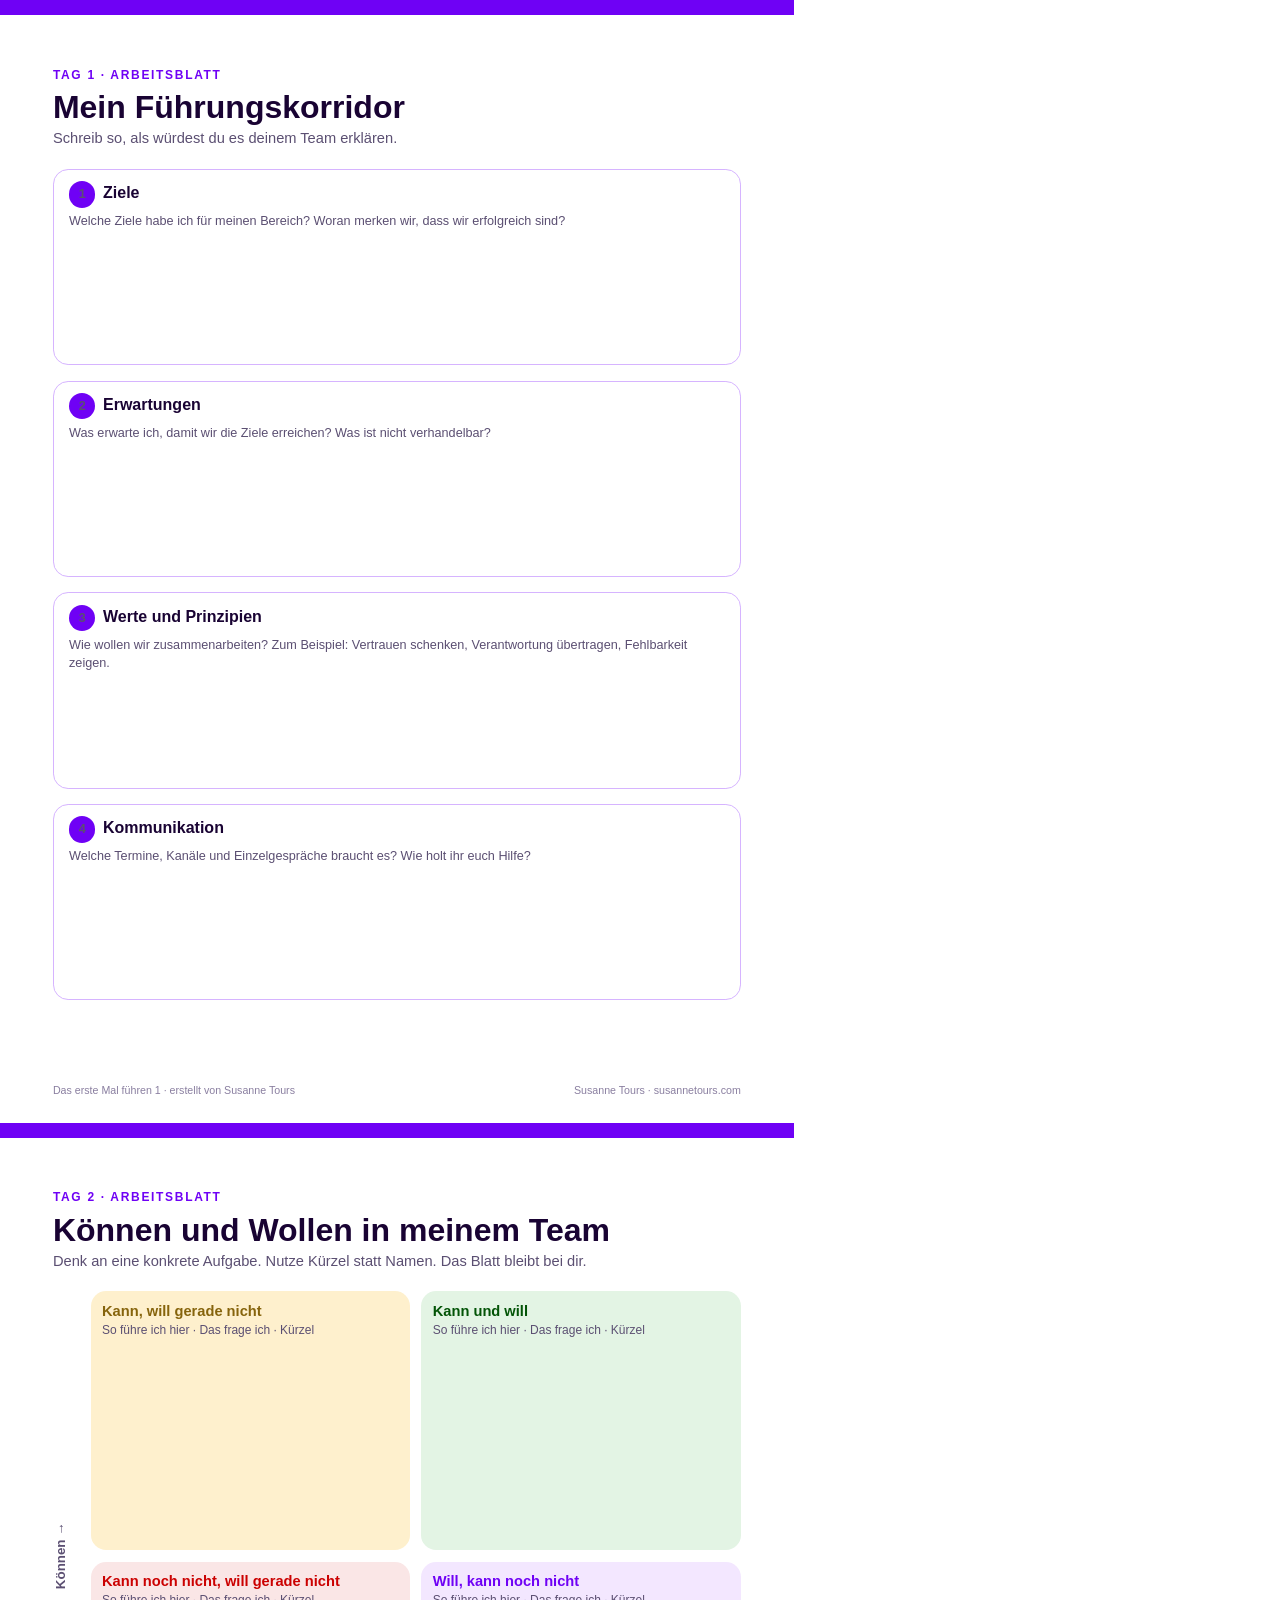
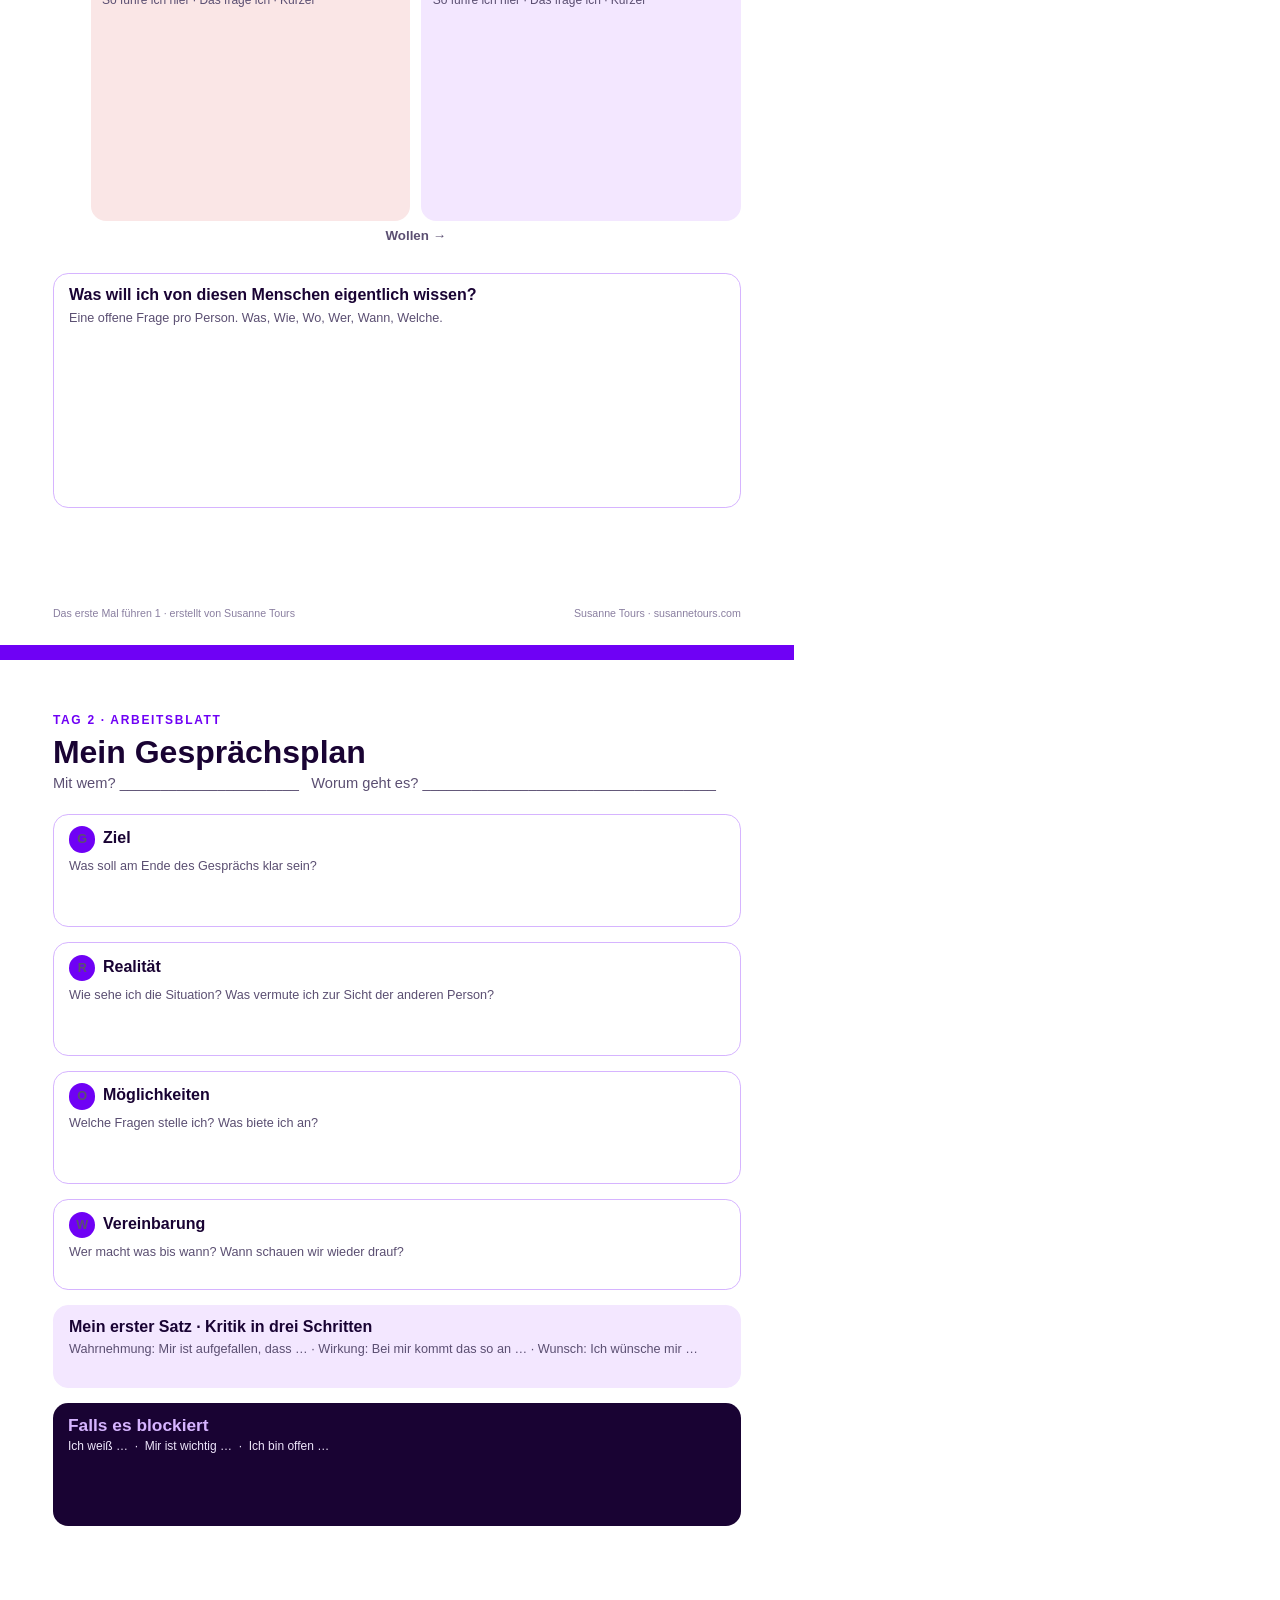
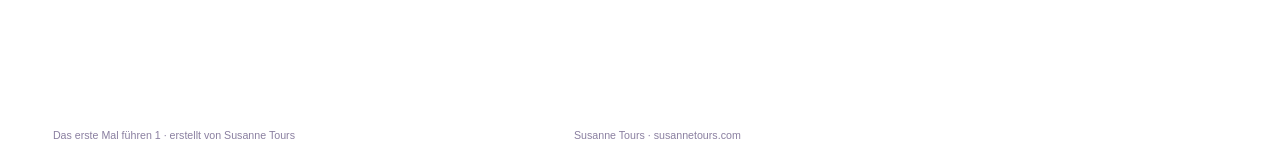
<file: src/druck.html>
<!doctype html>
<html lang="de"><head><meta charset="utf-8"><title>Arbeitsblätter</title>
<style>
@page{size:A4;margin:0}
*{box-sizing:border-box}
body{margin:0;font-family:Arial,"Helvetica Neue",Helvetica,sans-serif;color:#190333}
.pg{width:210mm;height:297mm;padding:14mm 14mm 10mm;position:relative;page-break-after:always;border-top:4mm solid #6F01F5;overflow:hidden}
.eb{font-size:9pt;letter-spacing:.14em;text-transform:uppercase;font-weight:700;color:#6F01F5}
h1{font-size:24pt;margin:2mm 0 1mm}
.sub{font-size:11pt;color:#5B4F72;margin:0 0 6mm}
.f{border:1.5px solid #D6B4FF;border-radius:4mm;padding:3mm 4mm;margin:0 0 4mm;background:#fff}
.f b{display:block;font-size:12pt;margin-bottom:1mm}
.f span{font-size:9.5pt;color:#5B4F72}
.f.lav{background:#F3E7FF;border-color:#F3E7FF}
.n{display:inline-grid;place-items:center;width:7mm;height:7mm;border-radius:50%;background:#6F01F5;color:#fff;font-weight:700;font-size:10pt;margin-right:2mm;vertical-align:middle}
.foot{position:absolute;left:14mm;right:14mm;bottom:7mm;display:flex;justify-content:space-between;font-size:8pt;color:#8a7fa0}
.grid{display:grid;grid-template-columns:8mm 1fr;grid-template-rows:1fr 8mm;gap:2mm;height:150mm}
.ay{writing-mode:vertical-rl;transform:rotate(180deg);text-align:center;font-weight:700;font-size:10pt;color:#5B4F72}
.ax{grid-column:2;text-align:center;font-weight:700;font-size:10pt;color:#5B4F72}
.q{display:grid;grid-template-columns:1fr 1fr;grid-template-rows:1fr 1fr;gap:3mm}
.q div{border-radius:4mm;padding:3mm;font-size:9pt;color:#5B4F72}
.q b{display:block;font-size:11pt;margin-bottom:1mm}
.dk{background:#190333;color:#fff;border-radius:4mm;padding:3mm 4mm;margin:0 0 3mm}
.dk b{color:#D6B4FF;font-size:13pt;display:block}
.dk span{font-size:9pt;color:#EDE5FA}
.tk{width:297mm;height:210mm;padding:16mm;display:flex;gap:16mm;align-items:center;border-top:4mm solid #6F01F5;page-break-after:always}
</style></head><body>

<div class="pg"><div class="eb">Tag 1 · Arbeitsblatt</div><h1>Mein Führungskorridor</h1><p class="sub">Schreib so, als würdest du es deinem Team erklären.</p>
<div class="f" style="height:52mm"><b><span class="n">1</span>Ziele</b><span>Welche Ziele habe ich für meinen Bereich? Woran merken wir, dass wir erfolgreich sind?</span></div>
<div class="f" style="height:52mm"><b><span class="n">2</span>Erwartungen</b><span>Was erwarte ich, damit wir die Ziele erreichen? Was ist nicht verhandelbar?</span></div>
<div class="f" style="height:52mm"><b><span class="n">3</span>Werte und Prinzipien</b><span>Wie wollen wir zusammenarbeiten? Zum Beispiel: Vertrauen schenken, Verantwortung übertragen, Fehlbarkeit zeigen.</span></div>
<div class="f" style="height:52mm"><b><span class="n">4</span>Kommunikation</b><span>Welche Termine, Kanäle und Einzelgespräche braucht es? Wie holt ihr euch Hilfe?</span></div>
<div class="foot"><span>Das erste Mal führen 1 · erstellt von Susanne Tours</span><span>Susanne Tours · susannetours.com</span></div></div>

<div class="pg"><div class="eb">Tag 2 · Arbeitsblatt</div><h1>Können und Wollen in meinem Team</h1><p class="sub">Denk an eine konkrete Aufgabe. Nutze Kürzel statt Namen. Das Blatt bleibt bei dir.</p>
<div class="grid"><div class="ay">Können →</div><div class="q">
<div style="background:#FEF0CD"><b style="color:#86640C">Kann, will gerade nicht</b>So führe ich hier · Das frage ich · Kürzel</div>
<div style="background:#E3F4E4"><b style="color:#035407">Kann und will</b>So führe ich hier · Das frage ich · Kürzel</div>
<div style="background:#FAE6E6"><b style="color:#CB0101">Kann noch nicht, will gerade nicht</b>So führe ich hier · Das frage ich · Kürzel</div>
<div style="background:#F3E7FF"><b style="color:#6F01F5">Will, kann noch nicht</b>So führe ich hier · Das frage ich · Kürzel</div>
</div><div></div><div class="ax">Wollen →</div></div>
<div class="f" style="height:62mm;margin-top:4mm"><b>Was will ich von diesen Menschen eigentlich wissen?</b><span>Eine offene Frage pro Person. Was, Wie, Wo, Wer, Wann, Welche.</span></div>
<div class="foot"><span>Das erste Mal führen 1 · erstellt von Susanne Tours</span><span>Susanne Tours · susannetours.com</span></div></div>

<div class="pg"><div class="eb">Tag 2 · Arbeitsblatt</div><h1>Mein Gesprächsplan</h1><p class="sub">Mit wem? ______________________ &nbsp; Worum geht es? ____________________________________</p>
<div class="f" style="height:30mm"><b><span class="n">G</span>Ziel</b><span>Was soll am Ende des Gesprächs klar sein?</span></div>
<div class="f" style="height:30mm"><b><span class="n">R</span>Realität</b><span>Wie sehe ich die Situation? Was vermute ich zur Sicht der anderen Person?</span></div>
<div class="f" style="height:30mm"><b><span class="n">O</span>Möglichkeiten</b><span>Welche Fragen stelle ich? Was biete ich an?</span></div>
<div class="f" style="height:24mm"><b><span class="n">W</span>Vereinbarung</b><span>Wer macht was bis wann? Wann schauen wir wieder drauf?</span></div>
<div class="f lav" style="height:22mm"><b>Mein erster Satz · Kritik in drei Schritten</b><span>Wahrnehmung: Mir ist aufgefallen, dass … · Wirkung: Bei mir kommt das so an … · Wunsch: Ich wünsche mir …</span></div>
<div class="dk"><b>Falls es blockiert</b><span>Ich weiß … &nbsp;·&nbsp; Mir ist wichtig … &nbsp;·&nbsp; Ich bin offen …</span><div style="height:16mm"></div></div>
<div class="foot"><span>Das erste Mal führen 1 · erstellt von Susanne Tours</span><span>Susanne Tours · susannetours.com</span></div></div>

</body></html>
</file>
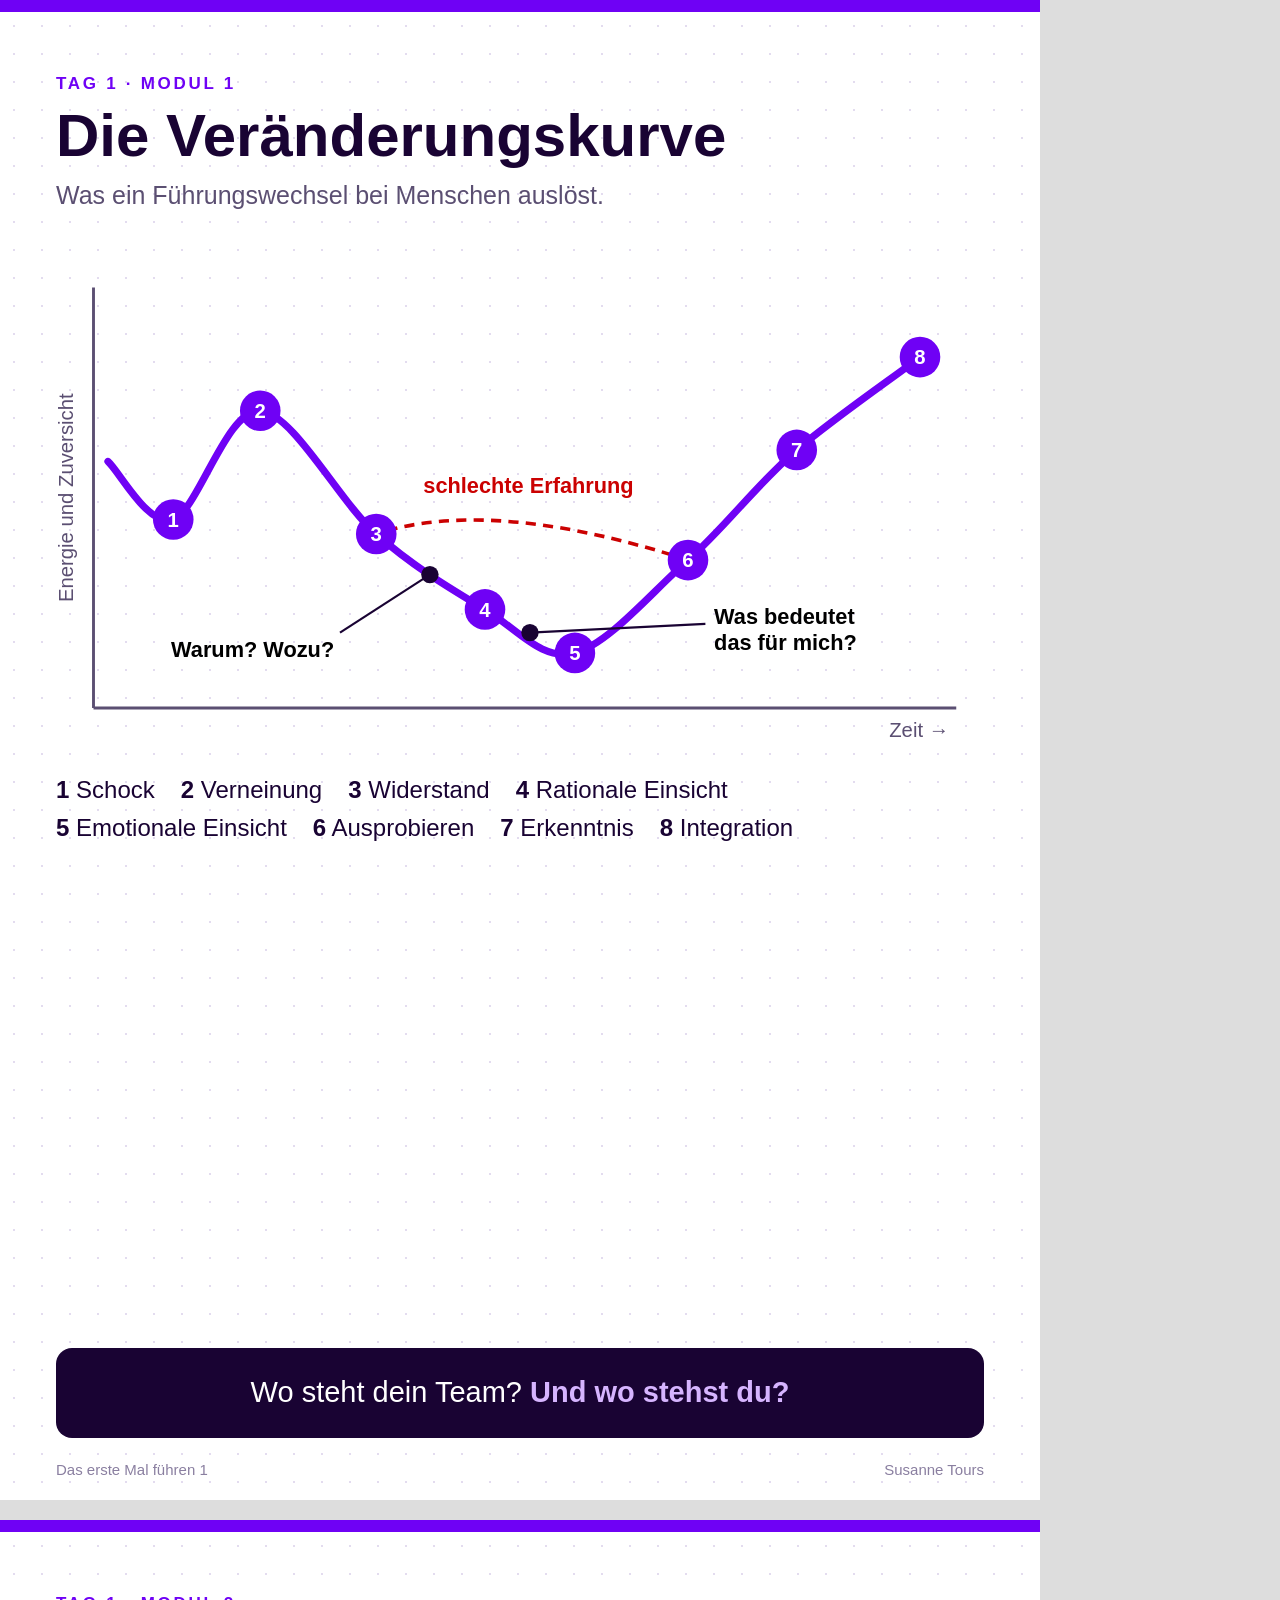
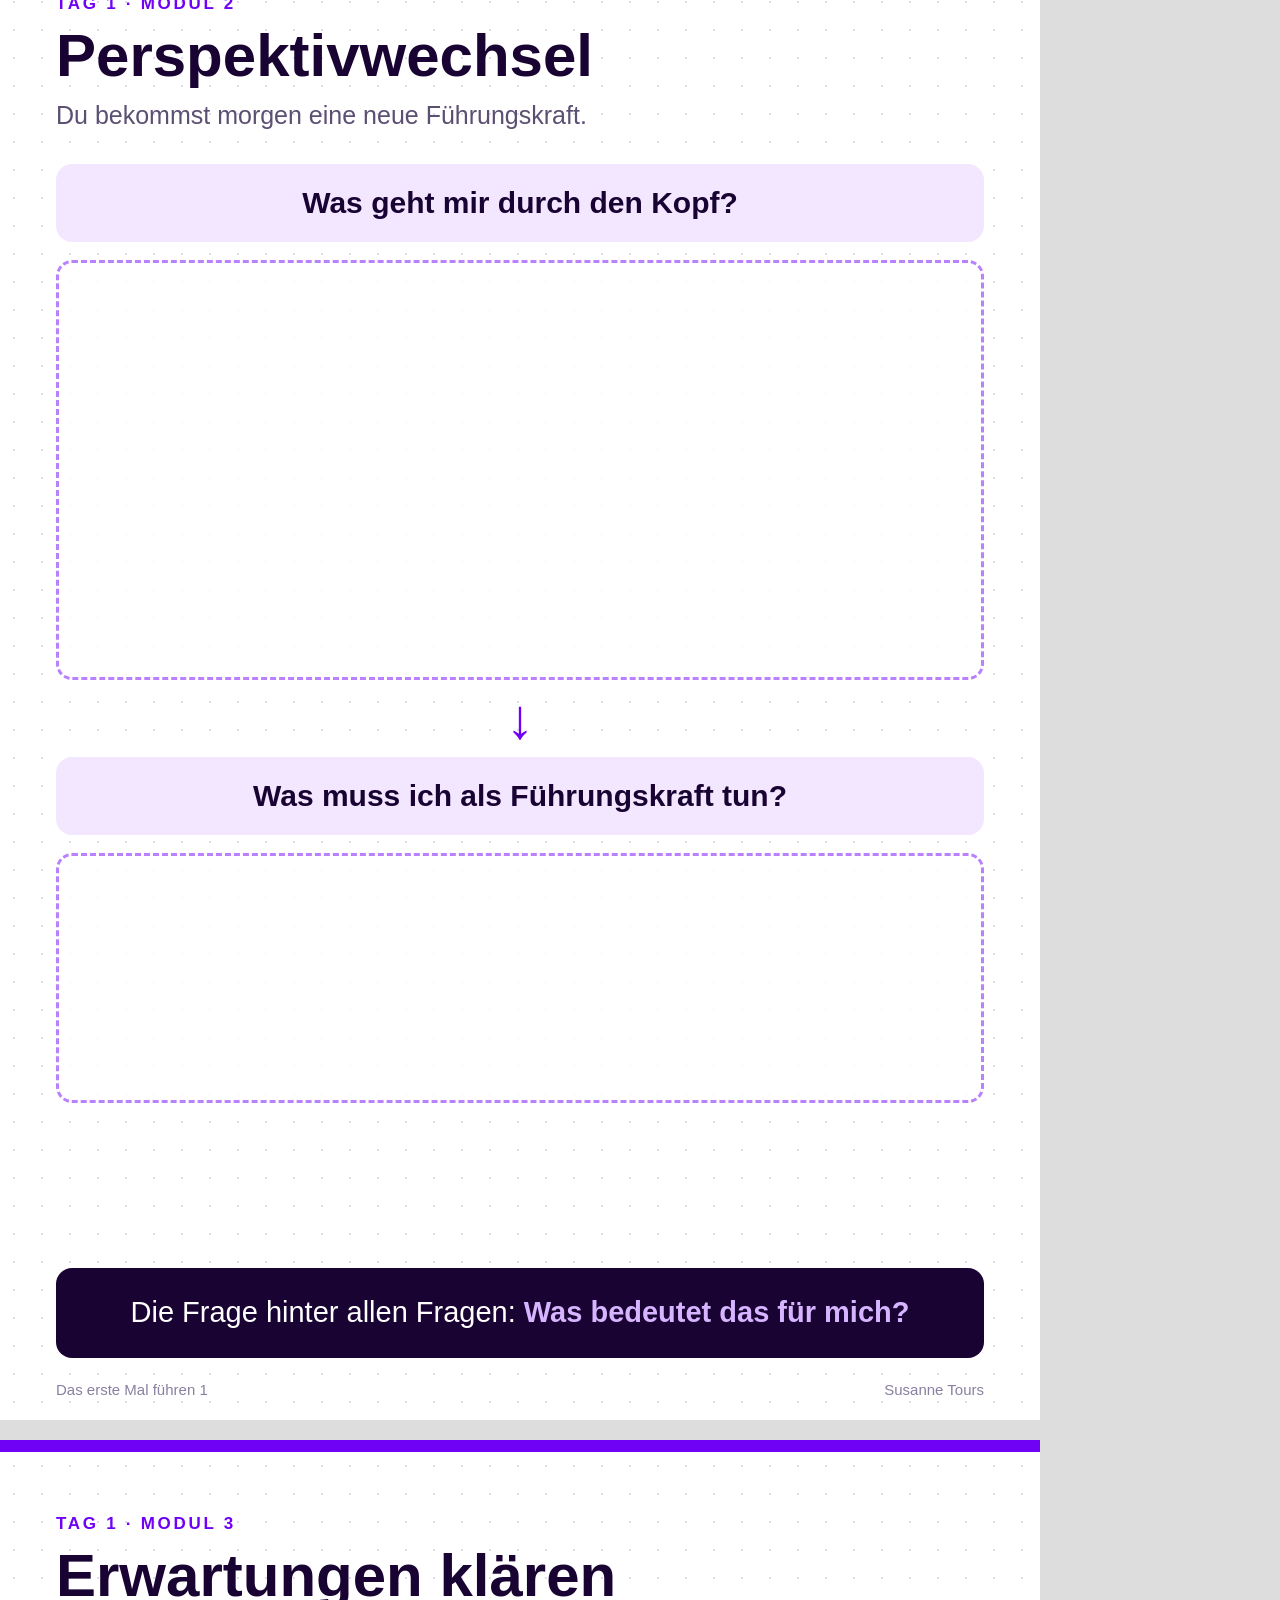
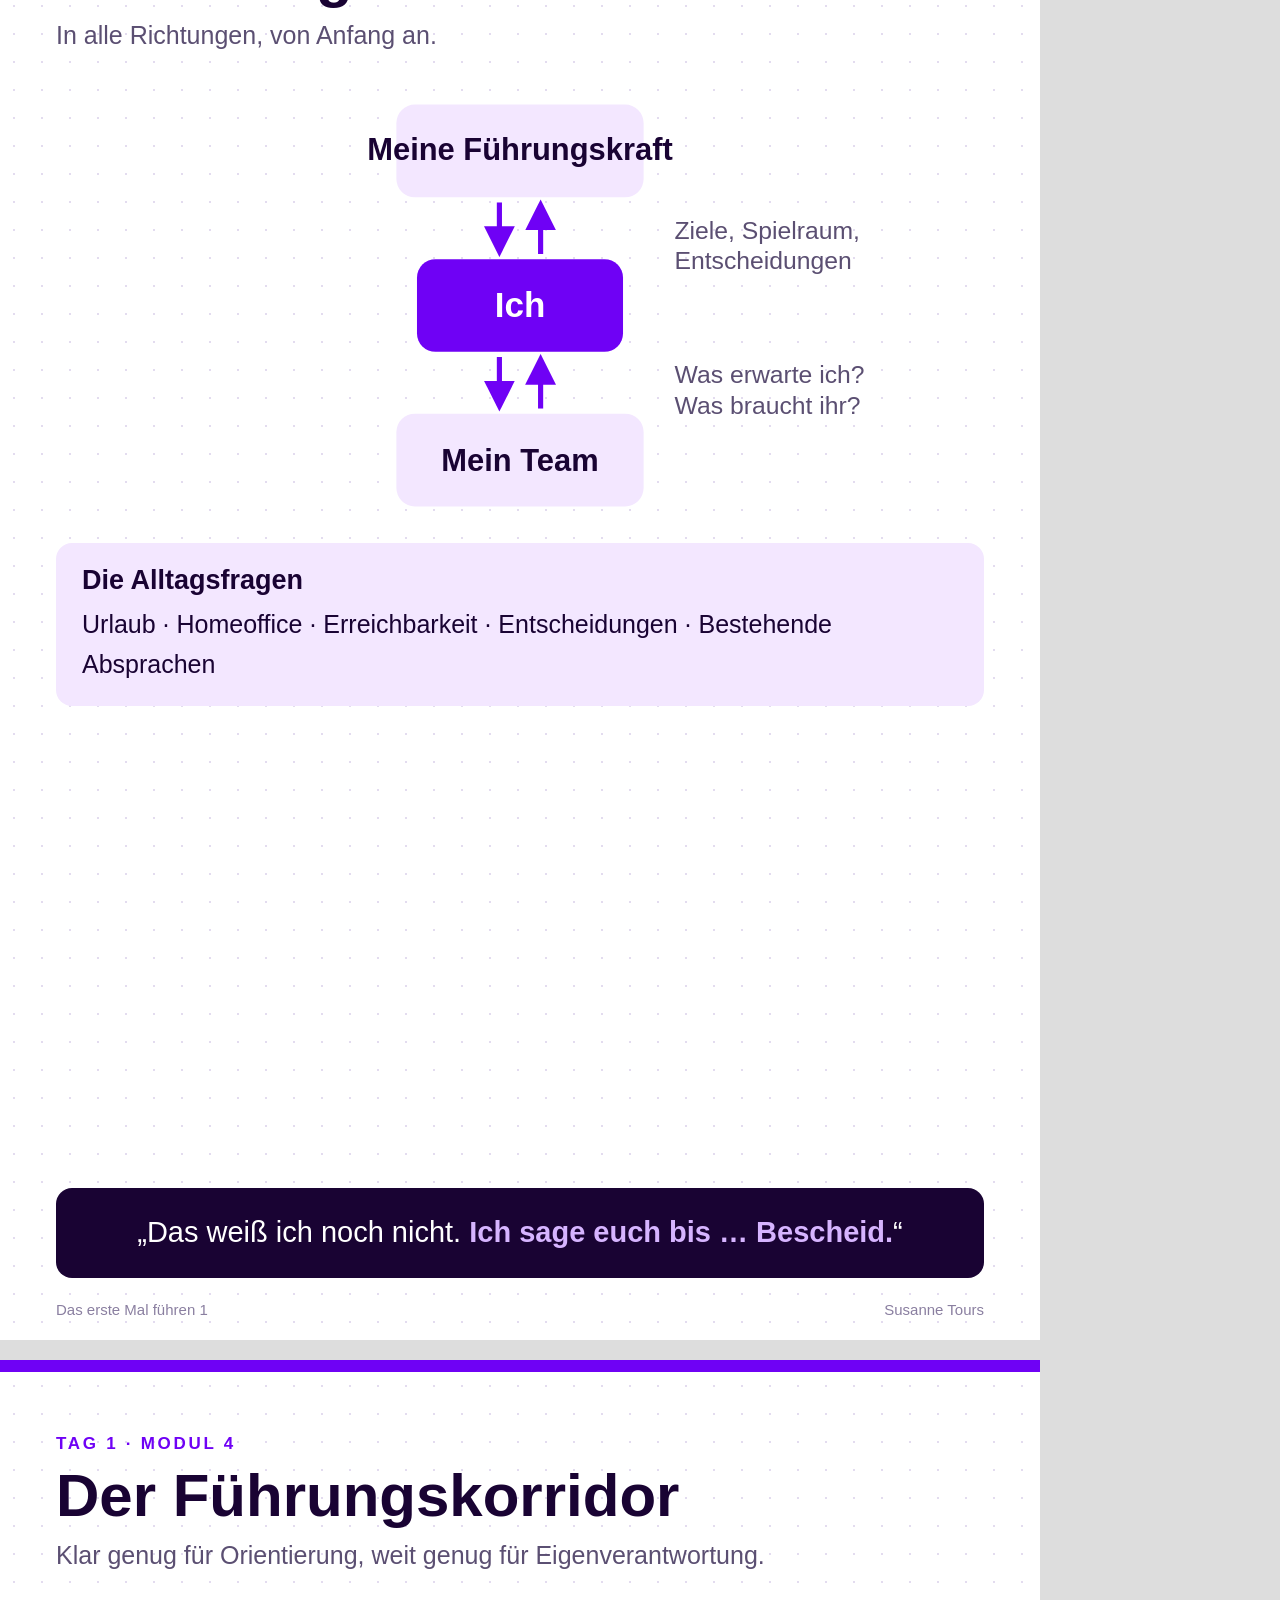
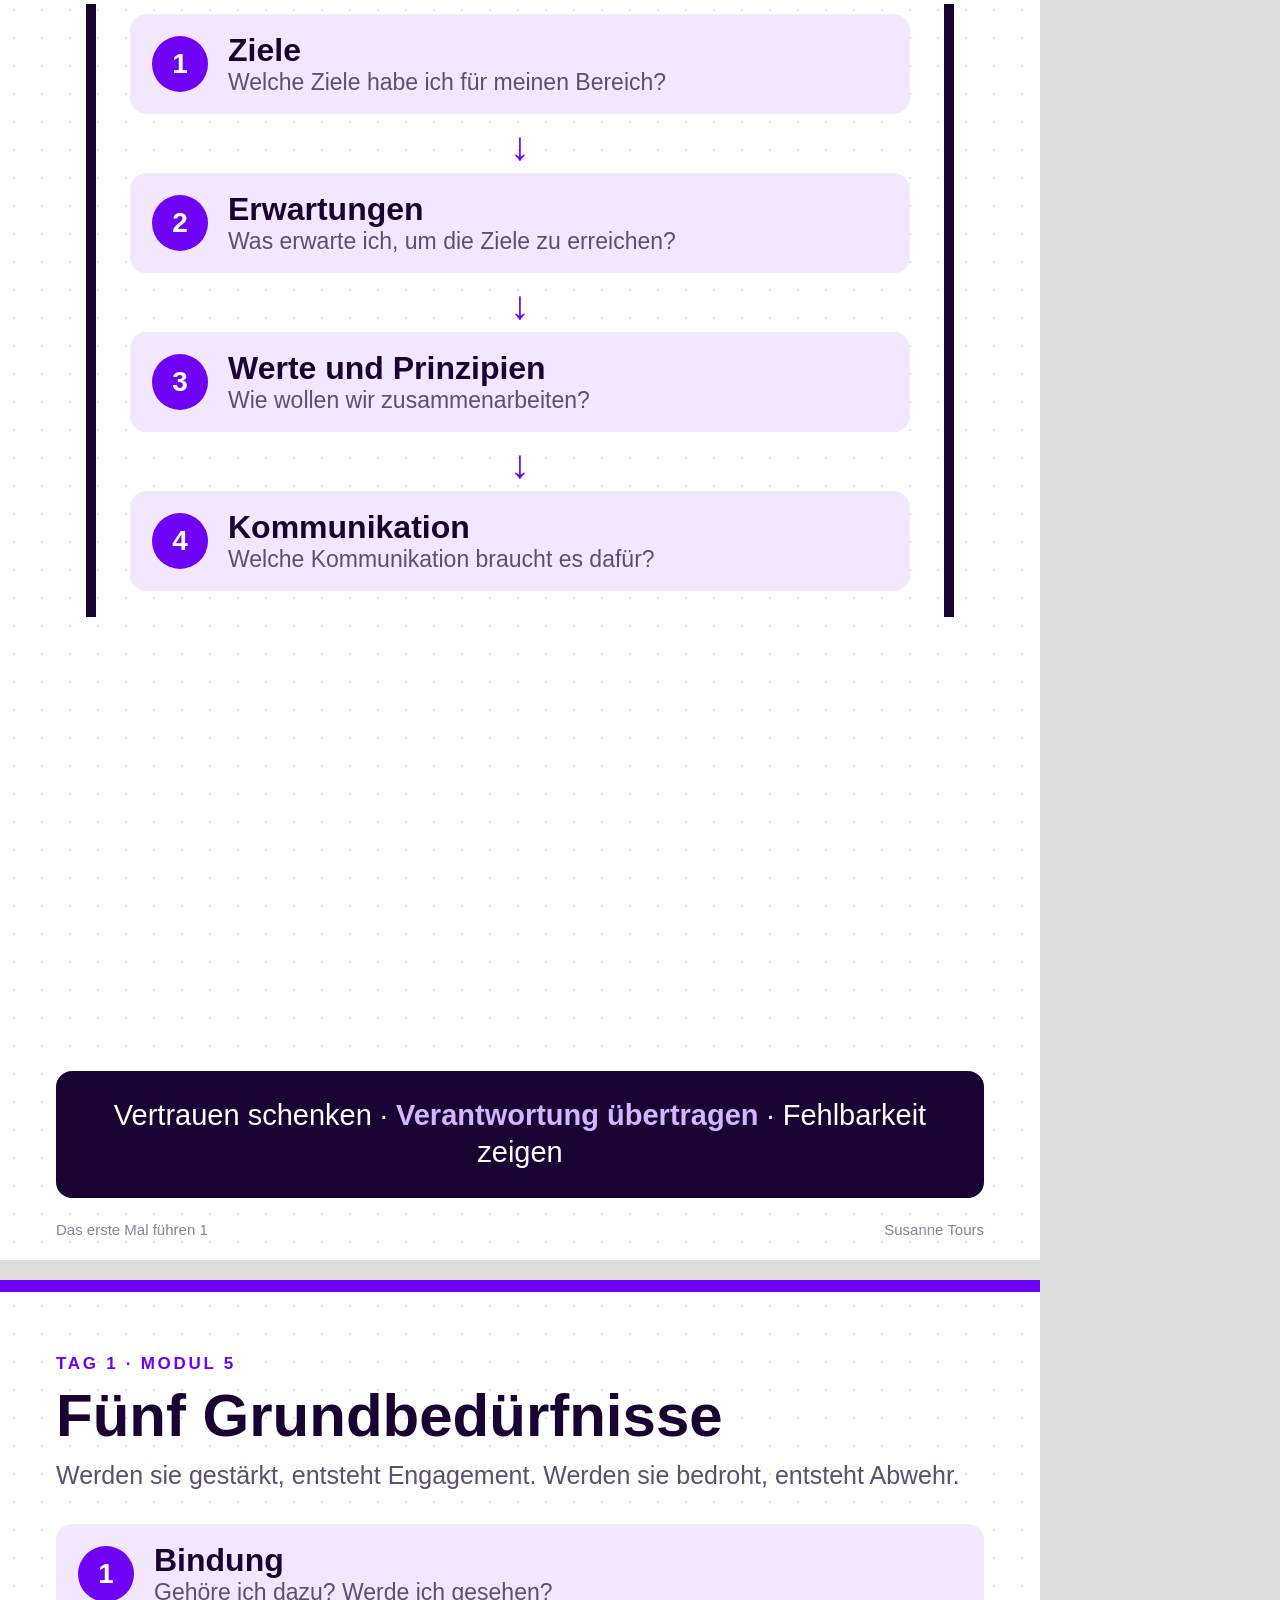
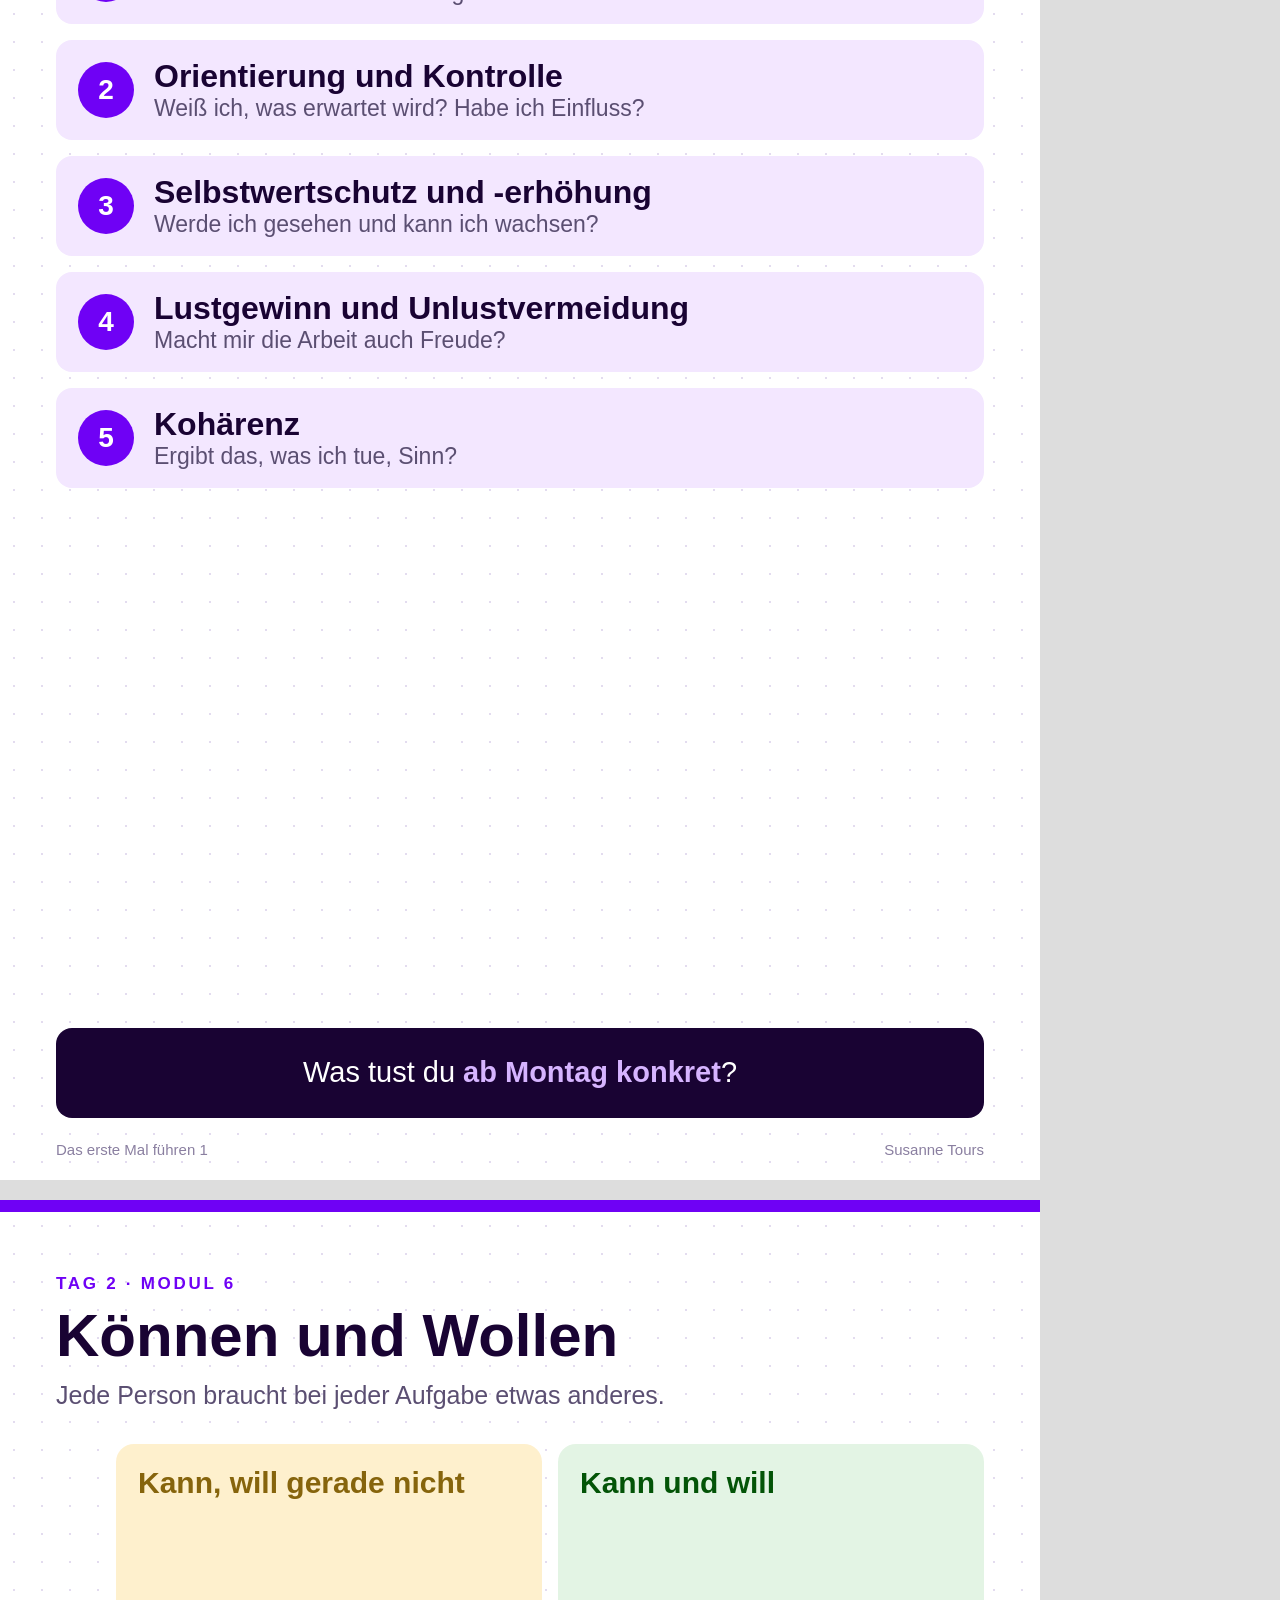
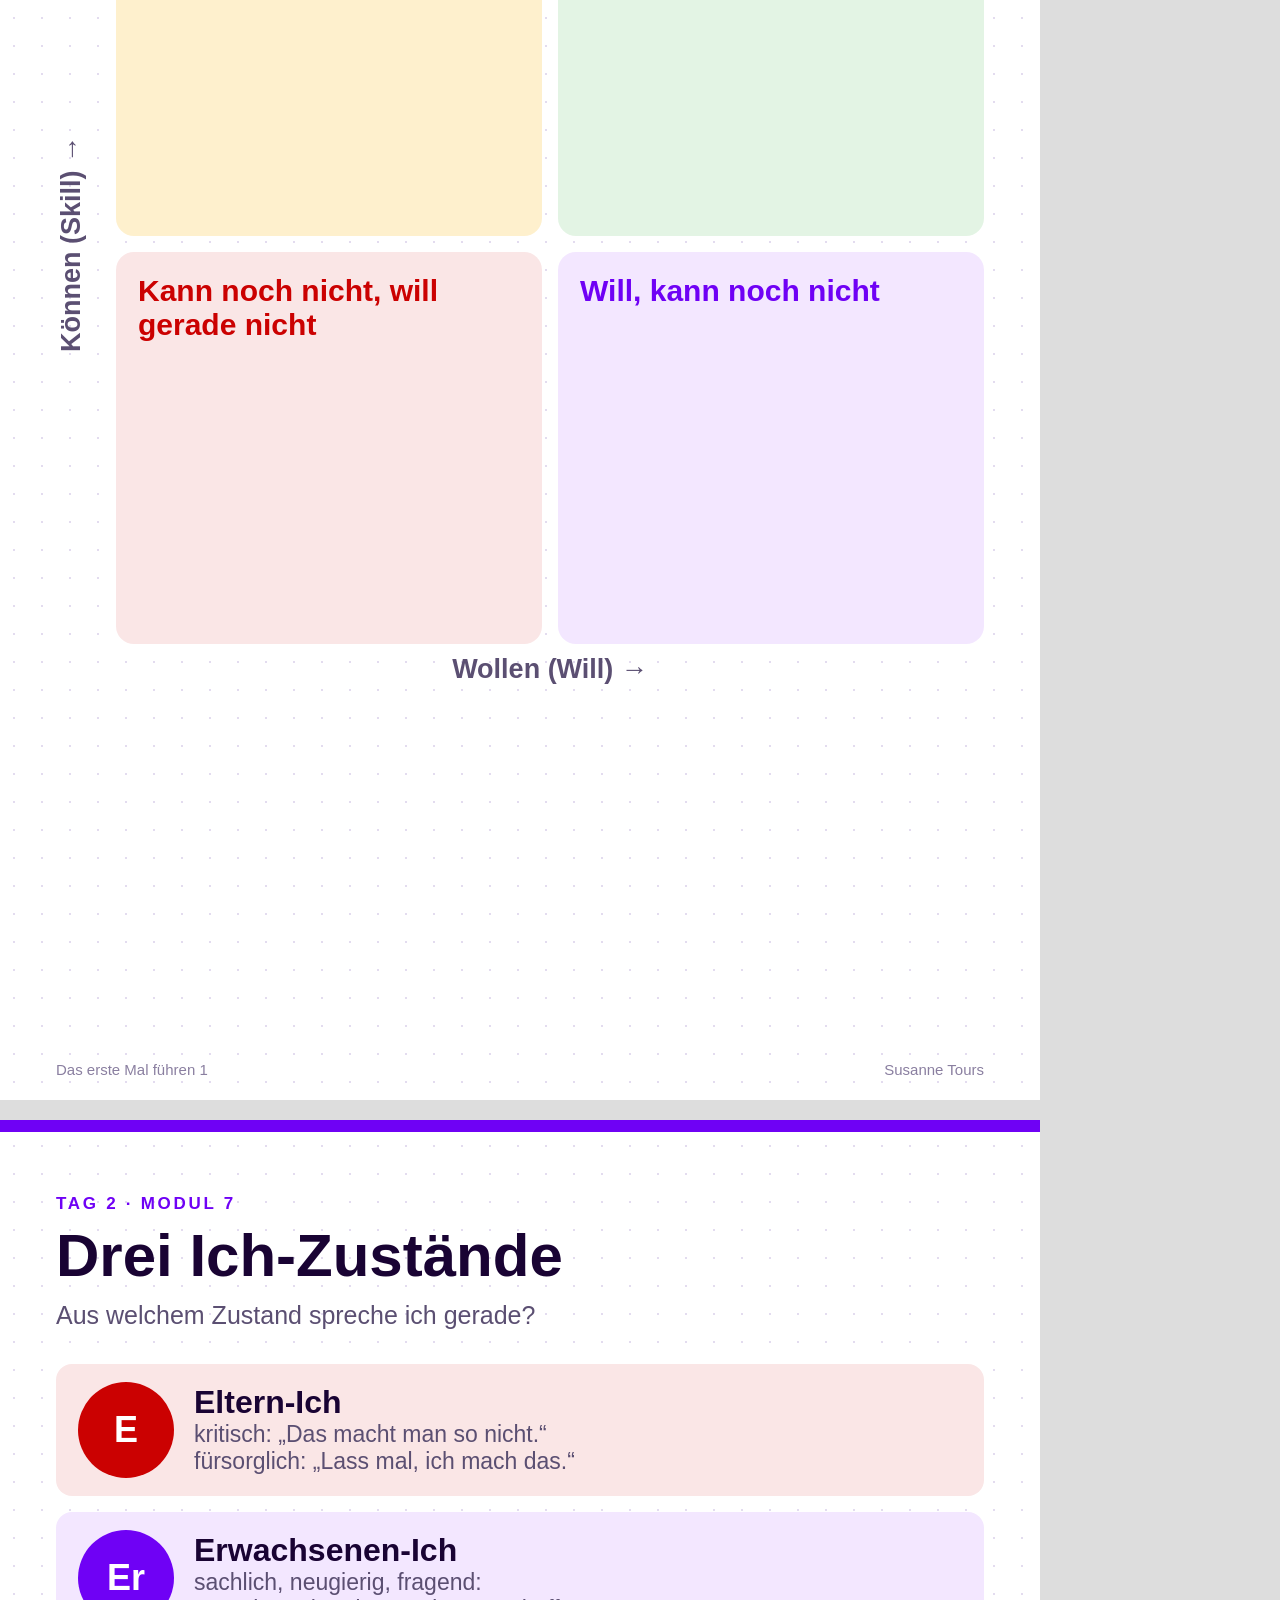
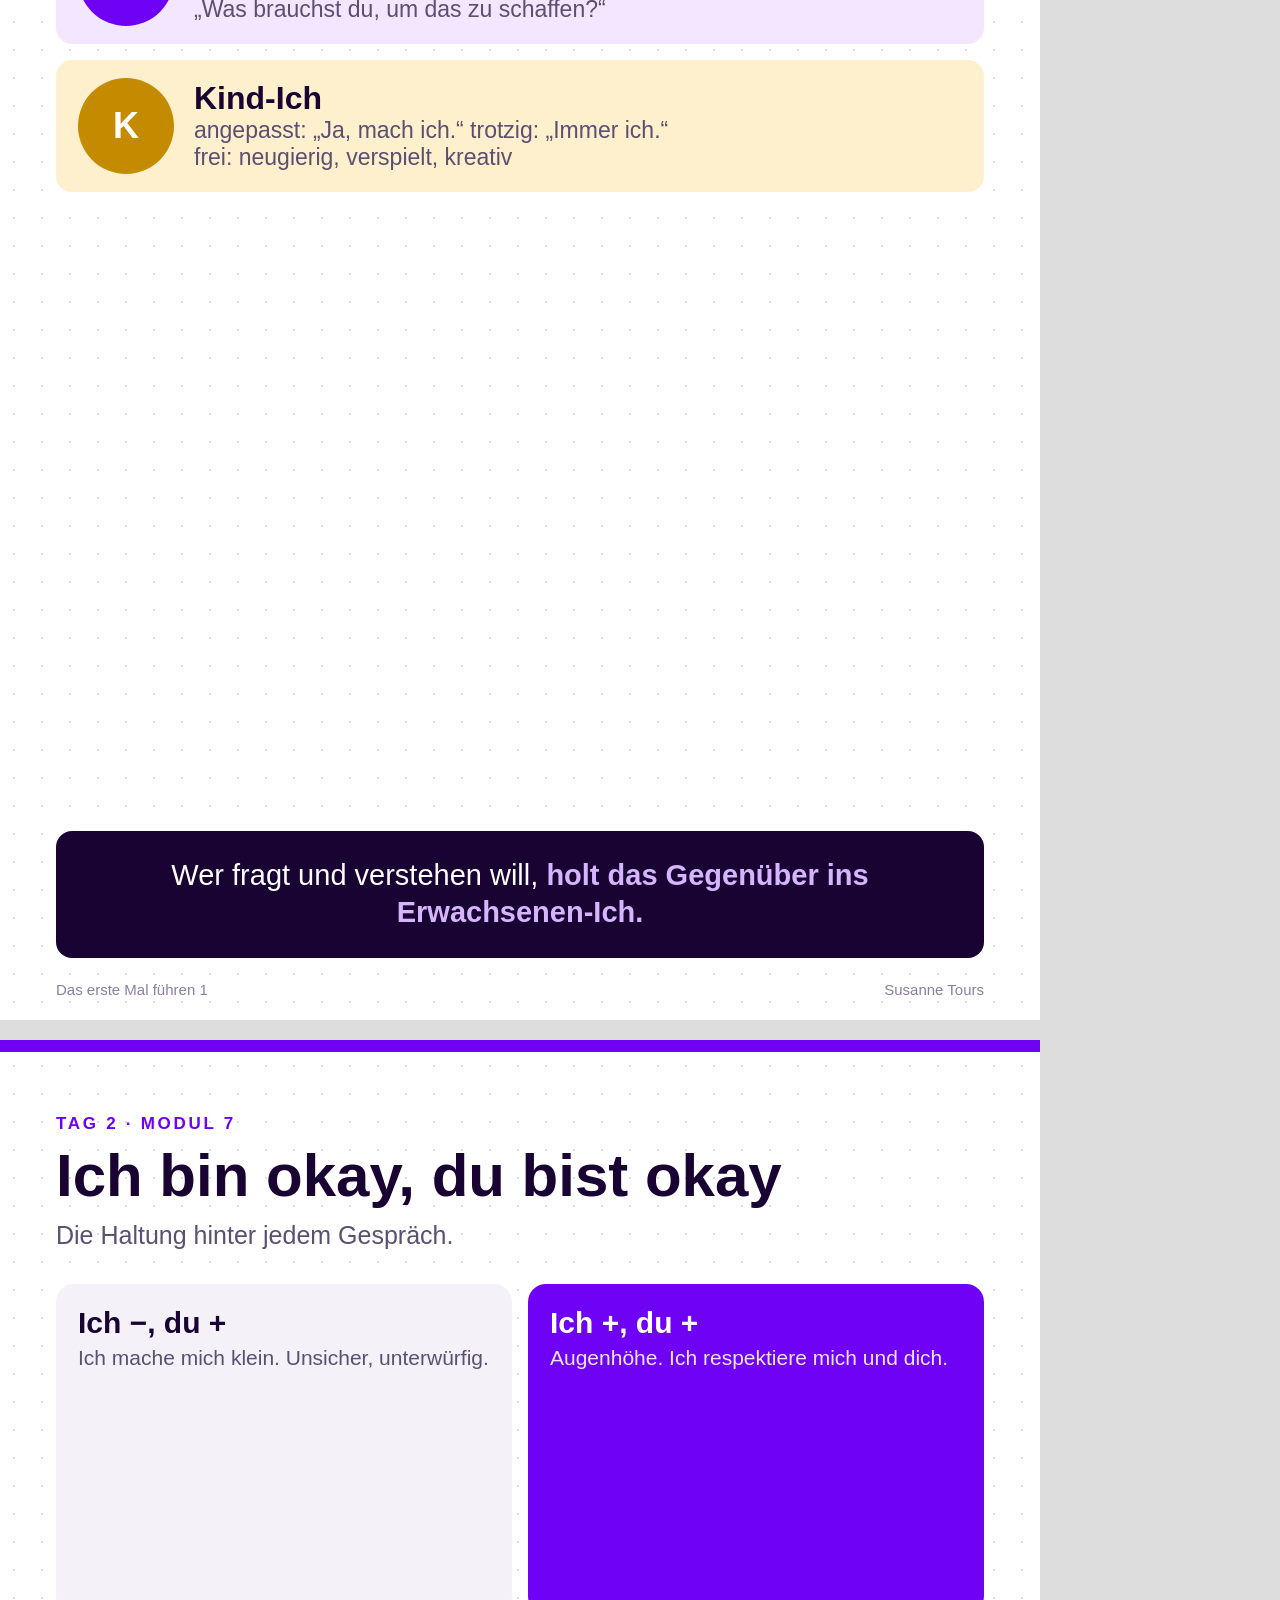
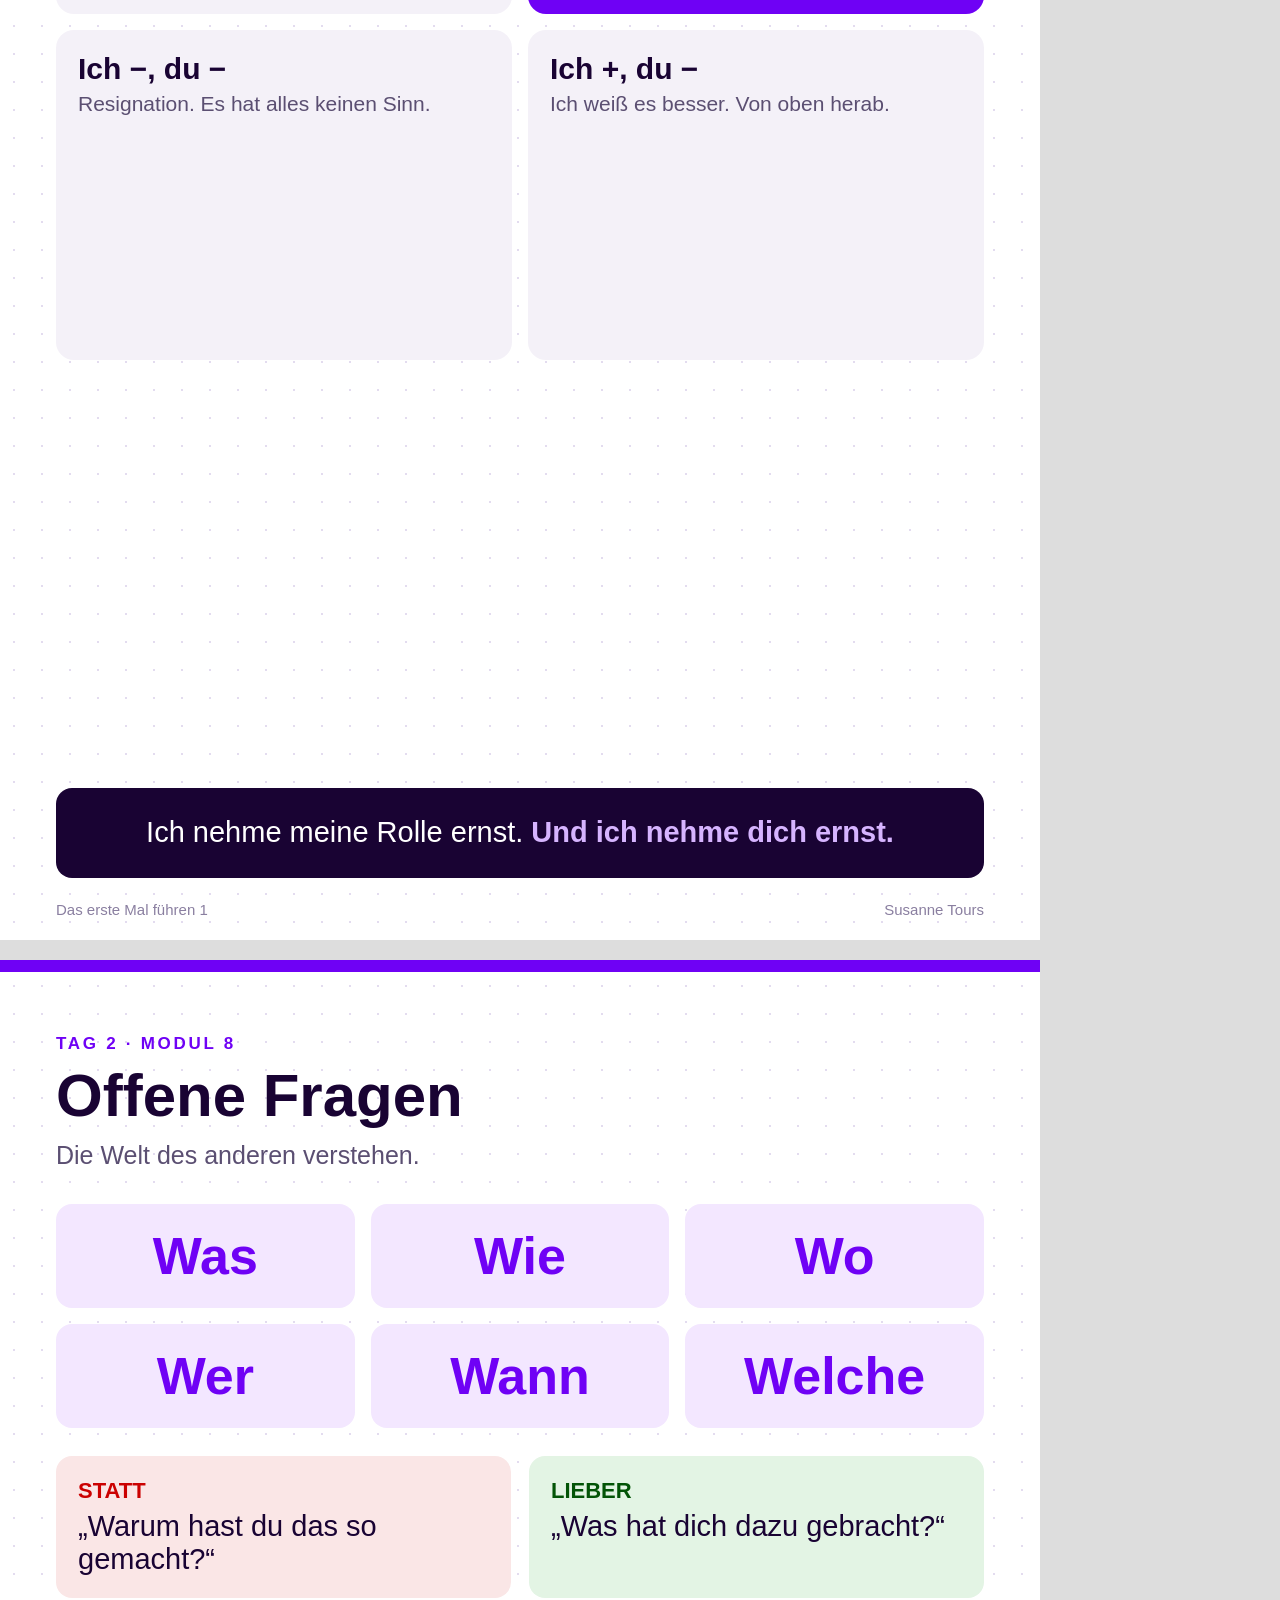
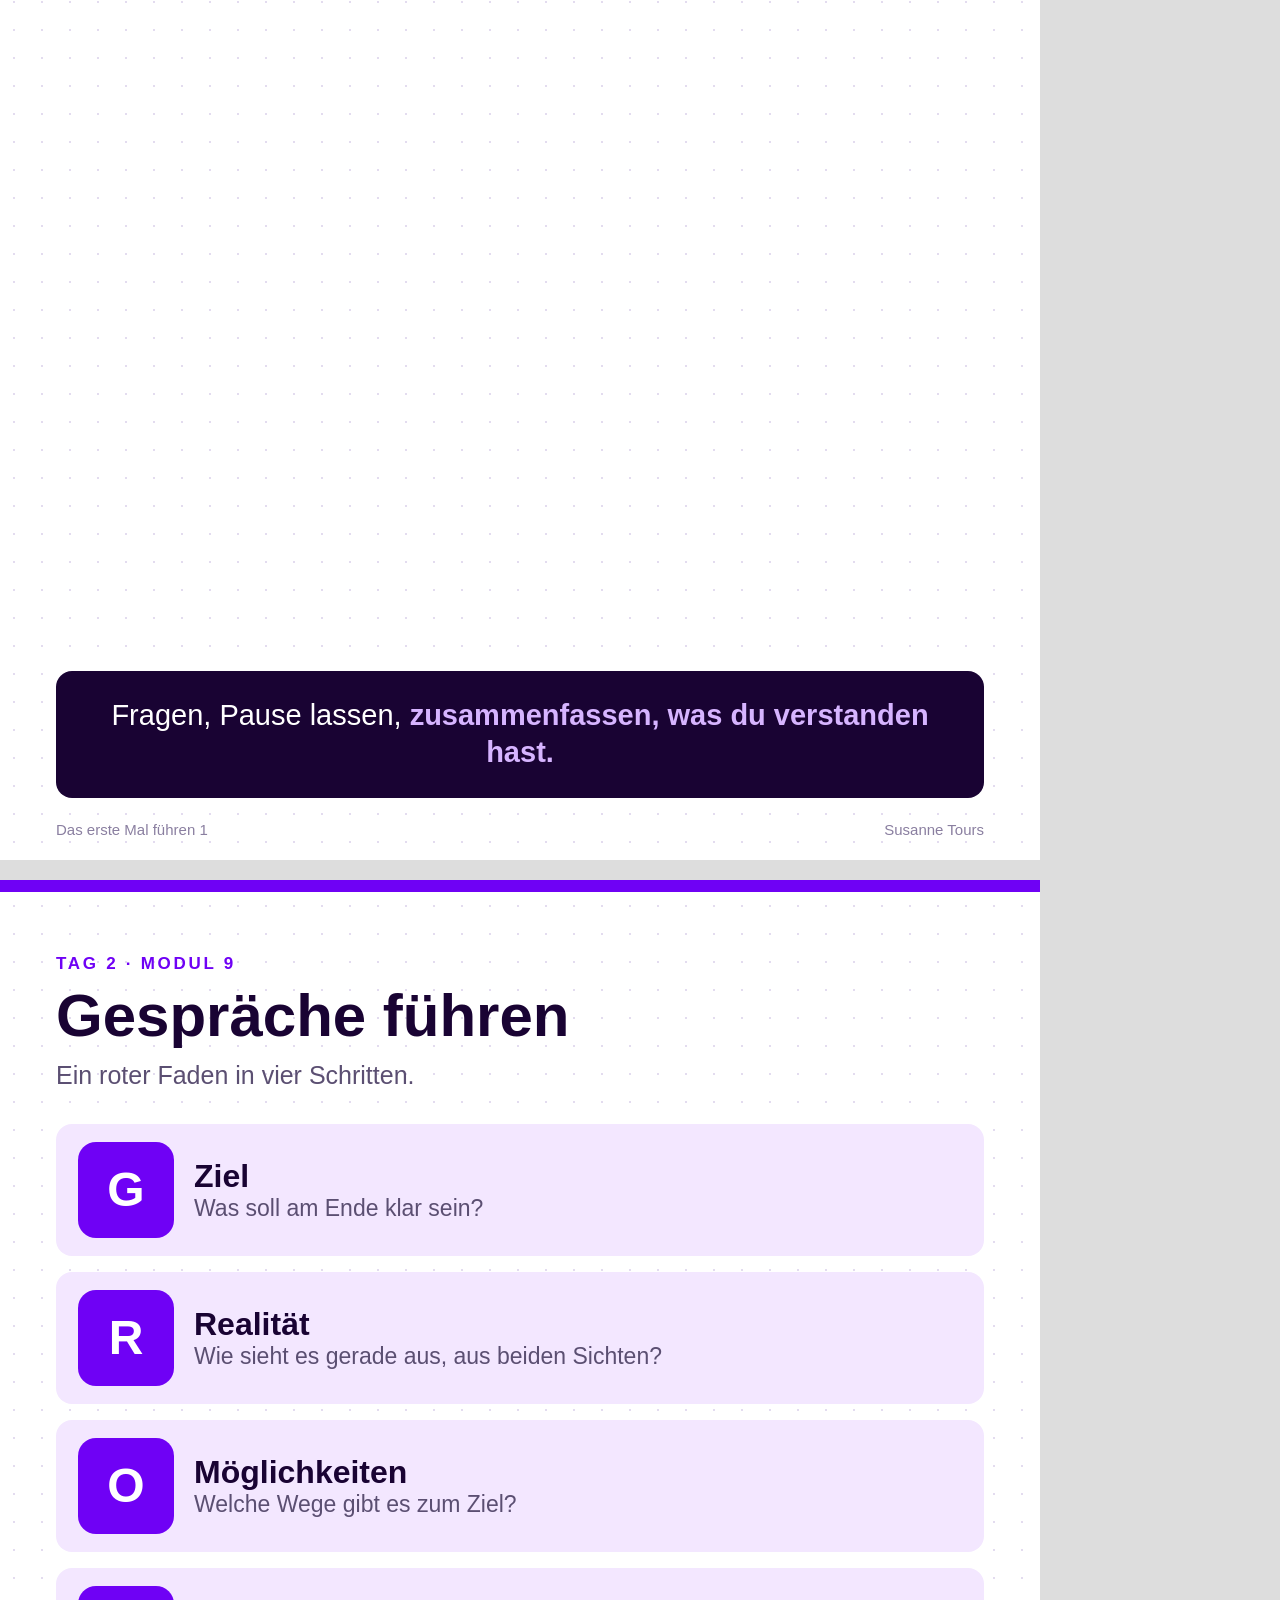
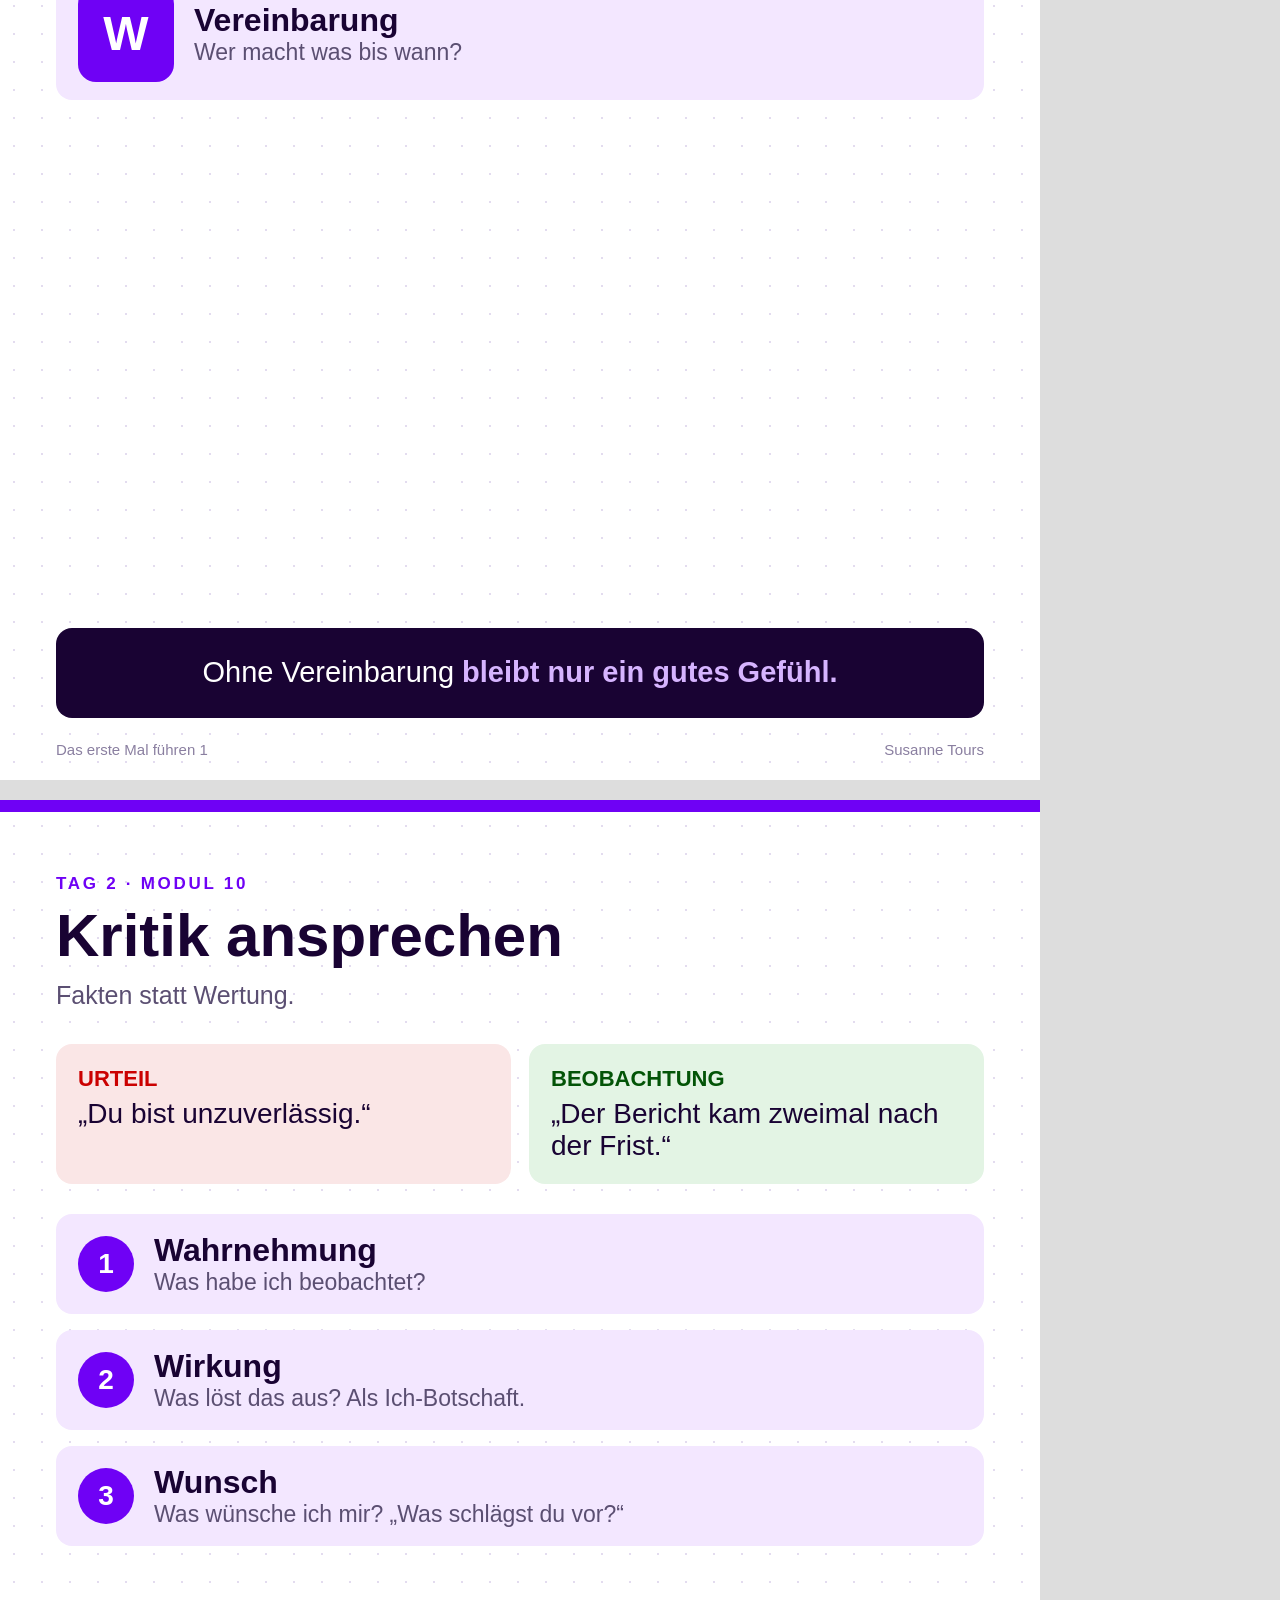
<file: src/flipcharts.html>
<!doctype html>
<html lang="de"><head><meta charset="utf-8"><title>Flipcharts</title>
<style>
*{box-sizing:border-box}
body{margin:0;font-family:Arial,"Helvetica Neue",Helvetica,sans-serif;color:#190333;background:#ddd}
.fc{width:1040px;height:1500px;background:#fff;background-image:radial-gradient(#E3DCEF 1.4px,transparent 1.4px);background-size:28px 28px;position:relative;margin:0 0 20px;padding:62px 56px 0;border-top:12px solid #6F01F5;overflow:hidden}
.eb{font-size:17px;letter-spacing:.16em;text-transform:uppercase;font-weight:700;color:#6F01F5}
h1{font-size:60px;margin:10px 0 12px;line-height:1.08}
.sub{font-size:25px;color:#5B4F72;margin:0 0 34px}
.foot{position:absolute;left:56px;right:56px;bottom:22px;display:flex;justify-content:space-between;font-size:15px;color:#8a7fa0}
.box{position:absolute;left:56px;right:56px;bottom:62px;background:#190333;color:#fff;border-radius:16px;padding:26px 30px;font-size:29px;text-align:center;line-height:1.3}
.box b{color:#D6B4FF}
.lav{background:#F3E7FF;border-radius:16px;padding:22px 26px}
.row{display:flex;gap:18px}
.num{width:56px;height:56px;border-radius:50%;background:#6F01F5;color:#fff;font-weight:700;font-size:28px;display:grid;place-items:center;flex:none}
.item{display:flex;gap:20px;align-items:center;background:#F3E7FF;border-radius:16px;padding:18px 22px;margin:0 0 16px}
.item b{font-size:32px;display:block}
.item span{font-size:23px;color:#5B4F72}
.write{border:3px dashed #BA81FF;border-radius:16px;background:#ffffffcc}
.q2{display:grid;grid-template-columns:1fr 1fr;gap:16px}
.q2>div{border-radius:18px;padding:22px;min-height:330px}
.q2 b{font-size:30px;display:block;margin-bottom:6px}
.q2 span{font-size:21px;color:#5B4F72}
.big{font-size:30px}
</style></head><body>

<!-- 01 Kurve -->
<div class="fc" id="fc01"><div class="eb">Tag 1 · Modul 1</div><h1>Die Veränderungskurve</h1><p class="sub">Was ein Führungswechsel bei Menschen auslöst.</p>
<svg viewBox="0 0 640 360" width="928" height="522" style="margin-left:-6px">
<line x1="30" y1="320" x2="625" y2="320" stroke="#5B4F72" stroke-width="2"/><line x1="30" y1="320" x2="30" y2="30" stroke="#5B4F72" stroke-width="2"/>
<text x="620" y="340" text-anchor="end" font-size="14" fill="#5B4F72">Zeit →</text>
<text x="16" y="175" font-size="14" fill="#5B4F72" transform="rotate(-90 16 175)" text-anchor="middle">Energie und Zuversicht</text>
<path d="M440,218 C400,205 300,175 225,200" fill="none" stroke="#CB0101" stroke-width="2.5" stroke-dasharray="7 5"/>
<path d="M40,150 C48,157 68,196 85,190 C102,184 122,113 145,115 C168,117 199,177 225,200 C251,223 277,238 300,252 C323,266 339,288 362,282 C385,276 414,241 440,218 C466,195 488,165 515,142 C542,119 586,89 600,78" fill="none" stroke="#6F01F5" stroke-width="5" stroke-linecap="round"/>
<g font-size="14" font-weight="700" fill="#fff" text-anchor="middle">
<circle cx="85" cy="190" r="14" fill="#6F01F5"/><text x="85" y="195">1</text><circle cx="145" cy="115" r="14" fill="#6F01F5"/><text x="145" y="120">2</text><circle cx="225" cy="200" r="14" fill="#6F01F5"/><text x="225" y="205">3</text><circle cx="300" cy="252" r="14" fill="#6F01F5"/><text x="300" y="257">4</text><circle cx="362" cy="282" r="14" fill="#6F01F5"/><text x="362" y="287">5</text><circle cx="440" cy="218" r="14" fill="#6F01F5"/><text x="440" y="223">6</text><circle cx="515" cy="142" r="14" fill="#6F01F5"/><text x="515" y="147">7</text><circle cx="600" cy="78" r="14" fill="#6F01F5"/><text x="600" y="83">8</text></g>
<g font-weight="700" font-size="15"><line x1="262" y1="228" x2="200" y2="268" stroke="#190333" stroke-width="1.5"/><circle cx="262" cy="228" r="6" fill="#190333"/><text x="196" y="285" text-anchor="end">Warum? Wozu?</text>
<line x1="331" y1="268" x2="452" y2="262" stroke="#190333" stroke-width="1.5"/><circle cx="331" cy="268" r="6" fill="#190333"/><text x="458" y="262">Was bedeutet</text><text x="458" y="280">das für mich?</text>
<text x="330" y="172" text-anchor="middle" fill="#CB0101">schlechte Erfahrung</text></g></svg>
<div class="row" style="flex-wrap:wrap;gap:10px 26px;font-size:24px;margin-top:6px">
<span><b>1</b> Schock</span><span><b>2</b> Verneinung</span><span><b>3</b> Widerstand</span><span><b>4</b> Rationale Einsicht</span><span><b>5</b> Emotionale Einsicht</span><span><b>6</b> Ausprobieren</span><span><b>7</b> Erkenntnis</span><span><b>8</b> Integration</span></div>
<div class="box">Wo steht dein Team? <b>Und wo stehst du?</b></div>
<div class="foot"><span>Das erste Mal führen 1</span><span>Susanne Tours</span></div></div>

<!-- 02 Perspektivwechsel -->
<div class="fc" id="fc02"><div class="eb">Tag 1 · Modul 2</div><h1>Perspektivwechsel</h1><p class="sub">Du bekommst morgen eine neue Führungskraft.</p>
<div class="lav big" style="text-align:center;font-weight:700;margin-bottom:18px">Was geht mir durch den Kopf?</div>
<div class="write" style="height:420px"></div>
<div style="text-align:center;font-size:56px;color:#6F01F5;margin:6px 0">↓</div>
<div class="lav big" style="text-align:center;font-weight:700;margin-bottom:18px">Was muss ich als Führungskraft tun?</div>
<div class="write" style="height:250px"></div>
<div class="box">Die Frage hinter allen Fragen: <b>Was bedeutet das für mich?</b></div>
<div class="foot"><span>Das erste Mal führen 1</span><span>Susanne Tours</span></div></div>

<!-- 03 Erwartungen -->
<div class="fc" id="fc03"><div class="eb">Tag 1 · Modul 3</div><h1>Erwartungen klären</h1><p class="sub">In alle Richtungen, von Anfang an.</p>
<svg viewBox="0 0 900 430" width="928" height="443">
<defs><marker id="m3" viewBox="0 0 10 10" refX="8" refY="5" markerWidth="6" markerHeight="6" orient="auto"><path d="M0,0 L10,5 L0,10 z" fill="#6F01F5"/></marker></defs>
<rect x="330" y="20" width="240" height="90" rx="18" fill="#F3E7FF"/><text x="450" y="74" text-anchor="middle" font-size="30" font-weight="700" fill="#190333">Meine Führungskraft</text>
<rect x="350" y="170" width="200" height="90" rx="18" fill="#6F01F5"/><text x="450" y="226" text-anchor="middle" font-size="34" font-weight="700" fill="#fff">Ich</text>
<rect x="330" y="320" width="240" height="90" rx="18" fill="#F3E7FF"/><text x="450" y="376" text-anchor="middle" font-size="30" font-weight="700" fill="#190333">Mein Team</text>
<line x1="430" y1="115" x2="430" y2="162" stroke="#6F01F5" stroke-width="5" marker-end="url(#m3)"/><line x1="470" y1="165" x2="470" y2="118" stroke="#6F01F5" stroke-width="5" marker-end="url(#m3)"/>
<line x1="430" y1="265" x2="430" y2="312" stroke="#6F01F5" stroke-width="5" marker-end="url(#m3)"/><line x1="470" y1="315" x2="470" y2="268" stroke="#6F01F5" stroke-width="5" marker-end="url(#m3)"/>
<text x="600" y="150" font-size="24" fill="#5B4F72">Ziele, Spielraum,</text><text x="600" y="180" font-size="24" fill="#5B4F72">Entscheidungen</text>
<text x="600" y="290" font-size="24" fill="#5B4F72">Was erwarte ich?</text><text x="600" y="320" font-size="24" fill="#5B4F72">Was braucht ihr?</text>
</svg>
<div class="lav" style="margin-top:12px"><div style="font-size:27px;font-weight:700;margin-bottom:8px">Die Alltagsfragen</div><div style="font-size:25px;line-height:1.6">Urlaub · Homeoffice · Erreichbarkeit · Entscheidungen · Bestehende Absprachen</div></div>
<div class="box">„Das weiß ich noch nicht. <b>Ich sage euch bis … Bescheid.</b>“</div>
<div class="foot"><span>Das erste Mal führen 1</span><span>Susanne Tours</span></div></div>

<!-- 04 Korridor -->
<div class="fc" id="fc04"><div class="eb">Tag 1 · Modul 4</div><h1>Der Führungskorridor</h1><p class="sub">Klar genug für Orientierung, weit genug für Eigenverantwortung.</p>
<div style="position:relative;border-left:10px solid #190333;border-right:10px solid #190333;padding:10px 34px;margin:0 30px">
<div class="item"><div class="num">1</div><div><b>Ziele</b><span>Welche Ziele habe ich für meinen Bereich?</span></div></div>
<div style="text-align:center;font-size:40px;color:#6F01F5;margin:-6px 0 4px">↓</div>
<div class="item"><div class="num">2</div><div><b>Erwartungen</b><span>Was erwarte ich, um die Ziele zu erreichen?</span></div></div>
<div style="text-align:center;font-size:40px;color:#6F01F5;margin:-6px 0 4px">↓</div>
<div class="item"><div class="num">3</div><div><b>Werte und Prinzipien</b><span>Wie wollen wir zusammenarbeiten?</span></div></div>
<div style="text-align:center;font-size:40px;color:#6F01F5;margin:-6px 0 4px">↓</div>
<div class="item"><div class="num">4</div><div><b>Kommunikation</b><span>Welche Kommunikation braucht es dafür?</span></div></div>
</div>
<div class="box">Vertrauen schenken · <b>Verantwortung übertragen</b> · Fehlbarkeit zeigen</div>
<div class="foot"><span>Das erste Mal führen 1</span><span>Susanne Tours</span></div></div>

<!-- 05 Bedürfnisse -->
<div class="fc" id="fc05"><div class="eb">Tag 1 · Modul 5</div><h1>Fünf Grundbedürfnisse</h1><p class="sub">Werden sie gestärkt, entsteht Engagement. Werden sie bedroht, entsteht Abwehr.</p>
<div class="item"><div class="num">1</div><div><b>Bindung</b><span>Gehöre ich dazu? Werde ich gesehen?</span></div></div>
<div class="item"><div class="num">2</div><div><b>Orientierung und Kontrolle</b><span>Weiß ich, was erwartet wird? Habe ich Einfluss?</span></div></div>
<div class="item"><div class="num">3</div><div><b>Selbstwertschutz und -erhöhung</b><span>Werde ich gesehen und kann ich wachsen?</span></div></div>
<div class="item"><div class="num">4</div><div><b>Lustgewinn und Unlustvermeidung</b><span>Macht mir die Arbeit auch Freude?</span></div></div>
<div class="item"><div class="num">5</div><div><b>Kohärenz</b><span>Ergibt das, was ich tue, Sinn?</span></div></div>
<div class="box">Was tust du <b>ab Montag konkret</b>?</div>
<div class="foot"><span>Das erste Mal führen 1</span><span>Susanne Tours</span></div></div>

<!-- 06 Skill Will -->
<div class="fc" id="fc06"><div class="eb">Tag 2 · Modul 6</div><h1>Können und Wollen</h1><p class="sub">Jede Person braucht bei jeder Aufgabe etwas anderes.</p>
<div style="display:grid;grid-template-columns:50px 1fr;grid-template-rows:1fr 50px;gap:10px;height:860px">
<div style="writing-mode:vertical-rl;transform:rotate(180deg);text-align:center;font-size:27px;font-weight:700;color:#5B4F72">Können (Skill) →</div>
<div class="q2" style="grid-template-rows:1fr 1fr">
<div style="background:#FEF0CD"><b style="color:#86640C">Kann, will gerade nicht</b></div>
<div style="background:#E3F4E4"><b style="color:#035407">Kann und will</b></div>
<div style="background:#FAE6E6"><b style="color:#CB0101">Kann noch nicht, will gerade nicht</b></div>
<div style="background:#F3E7FF"><b style="color:#6F01F5">Will, kann noch nicht</b></div>
</div><div></div><div style="text-align:center;font-size:27px;font-weight:700;color:#5B4F72">Wollen (Will) →</div></div>
<div class="foot"><span>Das erste Mal führen 1</span><span>Susanne Tours</span></div></div>

<!-- 07 Ich-Zustände -->
<div class="fc" id="fc07"><div class="eb">Tag 2 · Modul 7</div><h1>Drei Ich-Zustände</h1><p class="sub">Aus welchem Zustand spreche ich gerade?</p>
<div class="item" style="background:#FAE6E6"><div class="num" style="background:#CB0101;width:96px;height:96px;font-size:36px">E</div><div><b>Eltern-Ich</b><span>kritisch: „Das macht man so nicht.“<br>fürsorglich: „Lass mal, ich mach das.“</span></div></div>
<div class="item" style="background:#F3E7FF"><div class="num" style="width:96px;height:96px;font-size:36px">Er</div><div><b>Erwachsenen-Ich</b><span>sachlich, neugierig, fragend:<br>„Was brauchst du, um das zu schaffen?“</span></div></div>
<div class="item" style="background:#FEF0CD"><div class="num" style="background:#c48a00;width:96px;height:96px;font-size:36px">K</div><div><b>Kind-Ich</b><span>angepasst: „Ja, mach ich.“ trotzig: „Immer ich.“<br>frei: neugierig, verspielt, kreativ</span></div></div>
<div class="box">Wer fragt und verstehen will, <b>holt das Gegenüber ins Erwachsenen-Ich.</b></div>
<div class="foot"><span>Das erste Mal führen 1</span><span>Susanne Tours</span></div></div>

<!-- 08 OK -->
<div class="fc" id="fc08"><div class="eb">Tag 2 · Modul 7</div><h1>Ich bin okay, du bist okay</h1><p class="sub">Die Haltung hinter jedem Gespräch.</p>
<div class="q2">
<div style="background:#F4F1F8"><b>Ich −, du +</b><span>Ich mache mich klein. Unsicher, unterwürfig.</span></div>
<div style="background:#6F01F5;color:#fff"><b>Ich +, du +</b><span style="color:#EDE5FA">Augenhöhe. Ich respektiere mich und dich.</span></div>
<div style="background:#F4F1F8"><b>Ich −, du −</b><span>Resignation. Es hat alles keinen Sinn.</span></div>
<div style="background:#F4F1F8"><b>Ich +, du −</b><span>Ich weiß es besser. Von oben herab.</span></div>
</div>
<div class="box">Ich nehme meine Rolle ernst. <b>Und ich nehme dich ernst.</b></div>
<div class="foot"><span>Das erste Mal führen 1</span><span>Susanne Tours</span></div></div>

<!-- 09 Offene Fragen -->
<div class="fc" id="fc09"><div class="eb">Tag 2 · Modul 8</div><h1>Offene Fragen</h1><p class="sub">Die Welt des anderen verstehen.</p>
<div style="display:grid;grid-template-columns:repeat(3,1fr);gap:16px;margin-bottom:28px">
<div class="lav" style="text-align:center;font-size:52px;font-weight:700;color:#6F01F5">Was</div><div class="lav" style="text-align:center;font-size:52px;font-weight:700;color:#6F01F5">Wie</div><div class="lav" style="text-align:center;font-size:52px;font-weight:700;color:#6F01F5">Wo</div>
<div class="lav" style="text-align:center;font-size:52px;font-weight:700;color:#6F01F5">Wer</div><div class="lav" style="text-align:center;font-size:52px;font-weight:700;color:#6F01F5">Wann</div><div class="lav" style="text-align:center;font-size:52px;font-weight:700;color:#6F01F5">Welche</div></div>
<div class="row" style="align-items:stretch">
<div style="flex:1;background:#FAE6E6;border-radius:16px;padding:22px"><div style="font-size:22px;font-weight:700;color:#CB0101">STATT</div><div style="font-size:29px;margin-top:6px">„Warum hast du das so gemacht?“</div></div>
<div style="flex:1;background:#E3F4E4;border-radius:16px;padding:22px"><div style="font-size:22px;font-weight:700;color:#035407">LIEBER</div><div style="font-size:29px;margin-top:6px">„Was hat dich dazu gebracht?“</div></div></div>
<div class="box">Fragen, Pause lassen, <b>zusammenfassen, was du verstanden hast.</b></div>
<div class="foot"><span>Das erste Mal führen 1</span><span>Susanne Tours</span></div></div>

<!-- 10 GROW -->
<div class="fc" id="fc10"><div class="eb">Tag 2 · Modul 9</div><h1>Gespräche führen</h1><p class="sub">Ein roter Faden in vier Schritten.</p>
<div class="item"><div class="num" style="width:96px;height:96px;border-radius:18px;font-size:48px">G</div><div><b>Ziel</b><span>Was soll am Ende klar sein?</span></div></div>
<div class="item"><div class="num" style="width:96px;height:96px;border-radius:18px;font-size:48px">R</div><div><b>Realität</b><span>Wie sieht es gerade aus, aus beiden Sichten?</span></div></div>
<div class="item"><div class="num" style="width:96px;height:96px;border-radius:18px;font-size:48px">O</div><div><b>Möglichkeiten</b><span>Welche Wege gibt es zum Ziel?</span></div></div>
<div class="item"><div class="num" style="width:96px;height:96px;border-radius:18px;font-size:48px">W</div><div><b>Vereinbarung</b><span>Wer macht was bis wann?</span></div></div>
<div class="box">Ohne Vereinbarung <b>bleibt nur ein gutes Gefühl.</b></div>
<div class="foot"><span>Das erste Mal führen 1</span><span>Susanne Tours</span></div></div>

<!-- 11 Kritik -->
<div class="fc" id="fc11"><div class="eb">Tag 2 · Modul 10</div><h1>Kritik ansprechen</h1><p class="sub">Fakten statt Wertung.</p>
<div class="row" style="align-items:stretch;margin-bottom:30px">
<div style="flex:1;background:#FAE6E6;border-radius:16px;padding:22px"><div style="font-size:22px;font-weight:700;color:#CB0101">URTEIL</div><div style="font-size:28px;margin-top:6px">„Du bist unzuverlässig.“</div></div>
<div style="flex:1;background:#E3F4E4;border-radius:16px;padding:22px"><div style="font-size:22px;font-weight:700;color:#035407">BEOBACHTUNG</div><div style="font-size:28px;margin-top:6px">„Der Bericht kam zweimal nach der Frist.“</div></div></div>
<div class="item"><div class="num">1</div><div><b>Wahrnehmung</b><span>Was habe ich beobachtet?</span></div></div>
<div class="item"><div class="num">2</div><div><b>Wirkung</b><span>Was löst das aus? Als Ich-Botschaft.</span></div></div>
<div class="item"><div class="num">3</div><div><b>Wunsch</b><span>Was wünsche ich mir? „Was schlägst du vor?“</span></div></div>
<div class="box">Klar und freundlich. <b>Lob gibt es extra.</b></div>
<div class="foot"><span>Das erste Mal führen 1</span><span>Susanne Tours</span></div></div>

<!-- 12 Dreiklang -->
<div class="fc" id="fc12"><div class="eb">Tag 2 · Modul 10</div><h1>Wenn es blockiert</h1><p class="sub">Dein Gegenüber schweigt oder sagt nur „Passt schon“.</p>
<div style="background:#190333;color:#fff;border-radius:18px;padding:30px 34px;margin-bottom:18px"><div style="font-size:46px;font-weight:700;color:#D6B4FF">Ich weiß …</div><div style="font-size:25px;margin-top:6px">die Situation oder Sicht anerkennen, ohne zu unterstellen</div></div>
<div style="background:#190333;color:#fff;border-radius:18px;padding:30px 34px;margin-bottom:18px"><div style="font-size:46px;font-weight:700;color:#D6B4FF">Mir ist wichtig …</div><div style="font-size:25px;margin-top:6px">dein Anliegen und der Rahmen des Gesprächs</div></div>
<div style="background:#190333;color:#fff;border-radius:18px;padding:30px 34px;margin-bottom:18px"><div style="font-size:46px;font-weight:700;color:#D6B4FF">Ich bin offen …</div><div style="font-size:25px;margin-top:6px">eine Möglichkeit anbieten, sich einzubringen</div></div>
<div class="lav" style="font-size:25px;line-height:1.5">Pausen aushalten · Beobachtung aussprechen · vertagen mit Termin · <b>Schweigen ist keine Zustimmung</b></div>
<div class="foot"><span>Das erste Mal führen 1</span><span>Susanne Tours</span></div></div>

<!-- 13 Zinsen -->
<div class="fc" id="fc13"><div class="eb">Tag 2 · Modul 10</div><h1>Aufgeschobene Gespräche kosten Zinsen</h1><p class="sub">Jede Woche Warten macht es teurer.</p>
<svg viewBox="0 0 900 480" width="928" height="495">
<line x1="60" y1="430" x2="870" y2="430" stroke="#5B4F72" stroke-width="2"/><line x1="60" y1="430" x2="60" y2="30" stroke="#5B4F72" stroke-width="2"/>
<g fill="#6F01F5"><rect x="110" y="370" width="110" height="60" rx="8"/><rect x="280" y="300" width="110" height="130" rx="8"/><rect x="450" y="210" width="110" height="220" rx="8"/><rect x="620" y="80" width="110" height="350" rx="8"/></g>
<g font-size="26" fill="#5B4F72" text-anchor="middle"><text x="165" y="465">Woche 1</text><text x="335" y="465">Woche 2</text><text x="505" y="465">Woche 3</text><text x="675" y="465">Woche 4</text></g>
<text x="40" y="240" font-size="24" fill="#5B4F72" text-anchor="middle" transform="rotate(-90 40 240)">Sorge, Distanz, Gerede</text>
</svg>
<div class="lav big" style="margin-top:10px">Welches Gespräch schiebst du gerade vor dir her? <b>Wann führst du es?</b></div>
<div class="box">Schweigen ist nicht freundlich. <b>Es lässt den anderen allein.</b></div>
<div class="foot"><span>Das erste Mal führen 1</span><span>Susanne Tours</span></div></div>

<!-- 14 Johari -->
<div class="fc" id="fc14"><div class="eb">Tag 2 · Modul 10</div><h1>Das Johari-Fenster</h1><p class="sub">Wir alle haben einen blinden Fleck.</p>
<div style="display:grid;grid-template-columns:1fr 1fr;gap:6px;font-size:22px;font-weight:700;color:#5B4F72;text-align:center;margin-left:150px"><div>mir bekannt</div><div>mir unbekannt</div></div>
<div style="display:grid;grid-template-columns:140px 1fr 1fr;grid-template-rows:330px 330px;gap:14px;margin-top:8px">
<div style="display:flex;align-items:center;font-size:22px;font-weight:700;color:#5B4F72">anderen bekannt</div>
<div style="background:#F3E7FF;border-radius:18px;padding:24px"><b style="font-size:34px">Öffentlich</b></div>
<div style="background:#6F01F5;color:#fff;border-radius:18px;padding:24px"><b style="font-size:34px">Blinder Fleck</b><div style="font-size:22px;margin-top:10px">← Feedback</div></div>
<div style="display:flex;align-items:center;font-size:22px;font-weight:700;color:#5B4F72">anderen unbekannt</div>
<div style="background:#F4F1F8;border-radius:18px;padding:24px"><b style="font-size:34px">Privat</b><div style="font-size:22px;margin-top:10px">↑ Offenheit</div></div>
<div style="background:#F4F1F8;border-radius:18px;padding:24px"><b style="font-size:34px">Unbekannt</b></div></div>
<div class="box">Wer Feedback will, <b>muss danach fragen.</b></div>
<div class="foot"><span>Das erste Mal führen 1</span><span>Susanne Tours</span></div></div>

<!-- 15 VUKA -->
<div class="fc" id="fc15"><div class="eb">Zusatzthema 11</div><h1>VUKA und die Antwort</h1><p class="sub">Die Welt ist … und deine Antwort als Führungskraft.</p>
<div style="display:grid;grid-template-columns:1fr 50px 1fr;gap:10px;align-items:center;margin-bottom:16px"><div style="background:#F4F1F8;border-radius:16px;padding:18px 22px"><b style="font-size:32px">Volatil</b></div><div style="font-size:44px;color:#6F01F5;text-align:center">→</div><div style="background:#6F01F5;color:#fff;border-radius:16px;padding:18px 22px"><b style="font-size:32px">Vision</b><div style="font-size:21px;margin-top:4px">Ein klares Wohin</div></div></div><div style="display:grid;grid-template-columns:1fr 50px 1fr;gap:10px;align-items:center;margin-bottom:16px"><div style="background:#F4F1F8;border-radius:16px;padding:18px 22px"><b style="font-size:32px">Unsicher</b></div><div style="font-size:44px;color:#6F01F5;text-align:center">→</div><div style="background:#6F01F5;color:#fff;border-radius:16px;padding:18px 22px"><b style="font-size:32px">Verstehen</b><div style="font-size:21px;margin-top:4px">Zuhören, nachfragen</div></div></div><div style="display:grid;grid-template-columns:1fr 50px 1fr;gap:10px;align-items:center;margin-bottom:16px"><div style="background:#F4F1F8;border-radius:16px;padding:18px 22px"><b style="font-size:32px">Komplex</b></div><div style="font-size:44px;color:#6F01F5;text-align:center">→</div><div style="background:#6F01F5;color:#fff;border-radius:16px;padding:18px 22px"><b style="font-size:32px">Klarheit</b><div style="font-size:21px;margin-top:4px">Prioritäten, Rollen, nächste Schritte</div></div></div><div style="display:grid;grid-template-columns:1fr 50px 1fr;gap:10px;align-items:center;margin-bottom:16px"><div style="background:#F4F1F8;border-radius:16px;padding:18px 22px"><b style="font-size:32px">Ambivalent</b></div><div style="font-size:44px;color:#6F01F5;text-align:center">→</div><div style="background:#6F01F5;color:#fff;border-radius:16px;padding:18px 22px"><b style="font-size:32px">Agilität</b><div style="font-size:21px;margin-top:4px">Ausprobieren, lernen, anpassen</div></div></div>
<div class="box">Kein perfekter Plan, <b>sondern eine klare Haltung.</b></div>
<div class="foot"><span>Das erste Mal führen 1</span><span>Susanne Tours</span></div></div>

<!-- 16 Druck -->
<div class="fc" id="fc16"><div class="eb">Zusatzthema 12</div><h1>Unter Druck führen</h1><p class="sub">Wo setze ich meine Energie ein?</p>
<div style="position:relative;height:430px"><div style="position:absolute;left:50%;top:0;transform:translateX(-50%);width:430px;height:430px;border-radius:50%;background:#F4F1F8"></div><div style="position:absolute;left:50%;top:115px;transform:translateX(-50%);width:230px;height:230px;border-radius:50%;background:#6F01F5;color:#fff;display:grid;place-items:center;font-size:28px;font-weight:700;text-align:center">Einfluss-<br>kreis</div><div style="position:absolute;left:0;right:0;top:40px;text-align:center;font-size:26px;font-weight:700">Sorgenkreis</div></div>
<div class="q2" style="margin-top:26px;grid-template-rows:200px 200px">
<div style="background:#FAE6E6;min-height:0"><b>Sofort</b><span>wichtig und dringend</span></div>
<div style="background:#6F01F5;color:#fff;min-height:0"><b>Planen</b><span style="color:#EDE5FA">wichtig, nicht dringend</span></div>
<div style="background:#F3E7FF;min-height:0"><b>Abgeben</b><span>dringend, nicht wichtig</span></div>
<div style="background:#F4F1F8;min-height:0"><b>Lassen</b><span>weder noch</span></div></div>
<div class="foot"><span>Das erste Mal führen 1</span><span>Susanne Tours</span></div></div>

</body></html>
</file>
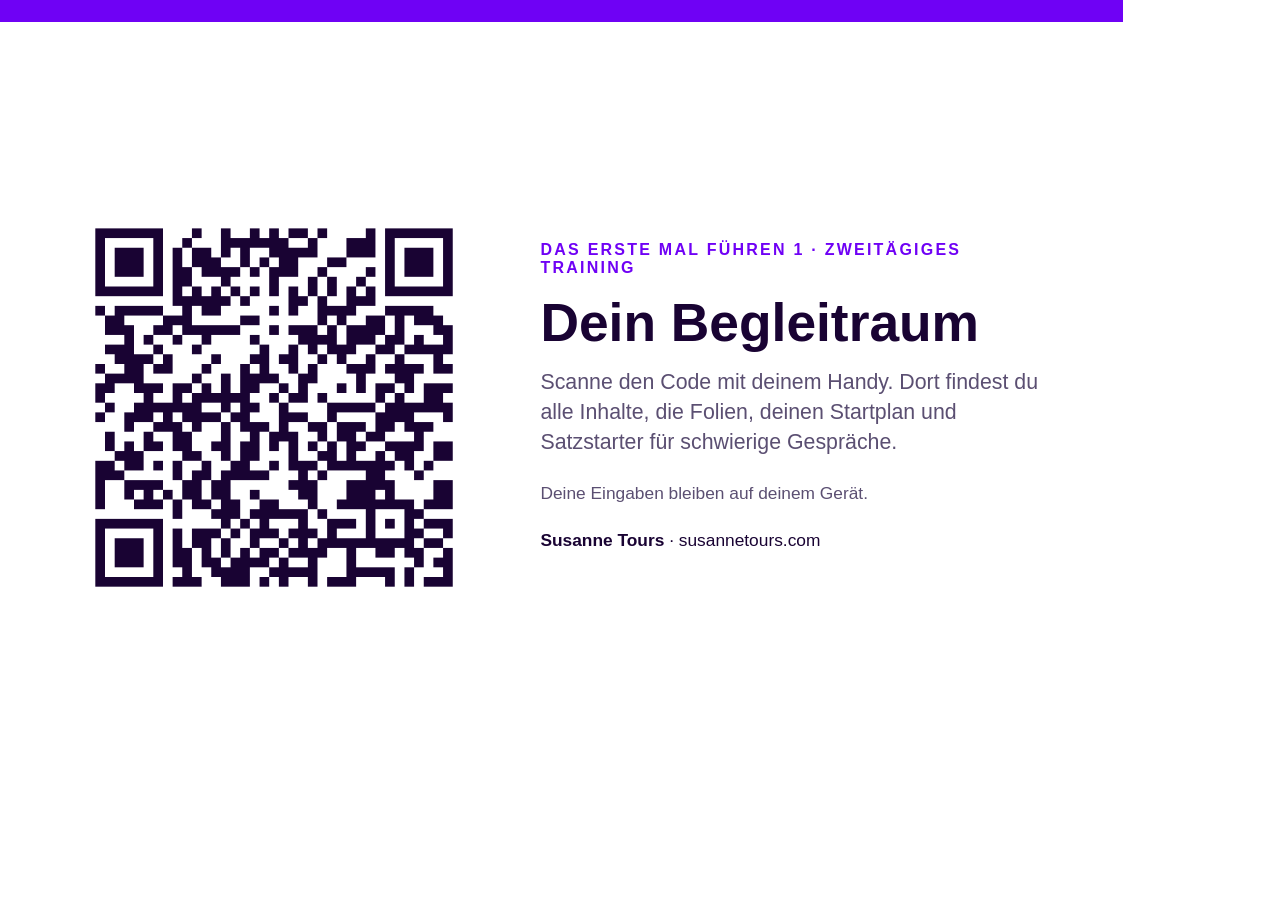
<file: src/tischkarte.html>
<!doctype html>
<html lang="de"><head><meta charset="utf-8"><title>Tischkarte</title>
<style>
@page{size:A4 landscape;margin:0}
body{margin:0;font-family:Arial,"Helvetica Neue",Helvetica,sans-serif;color:#190333}
.tk{width:297mm;height:210mm;box-sizing:border-box;padding:18mm 20mm;display:flex;gap:18mm;align-items:center;border-top:6mm solid #6F01F5;background:#fff}
.eb{font-size:12pt;letter-spacing:.14em;text-transform:uppercase;font-weight:700;color:#6F01F5}
h1{font-size:40pt;margin:4mm 0}
p{font-size:16pt;color:#5B4F72;margin:0 0 6mm;line-height:1.4}
img{width:105mm;height:105mm}
</style></head><body>
<div class="tk"><img src="QR_Begleitraum.png" alt="QR-Code"><div><div class="eb">Das erste Mal führen 1 · Zweitägiges Training</div><h1>Dein Begleitraum</h1><p>Scanne den Code mit deinem Handy. Dort findest du alle Inhalte, die Folien, deinen Startplan und Satzstarter für schwierige Gespräche.</p><p style="font-size:13pt">Deine Eingaben bleiben auf deinem Gerät.</p><p style="font-size:13pt;color:#190333"><b>Susanne Tours</b> · susannetours.com</p></div></div>
</body></html>
</file>
